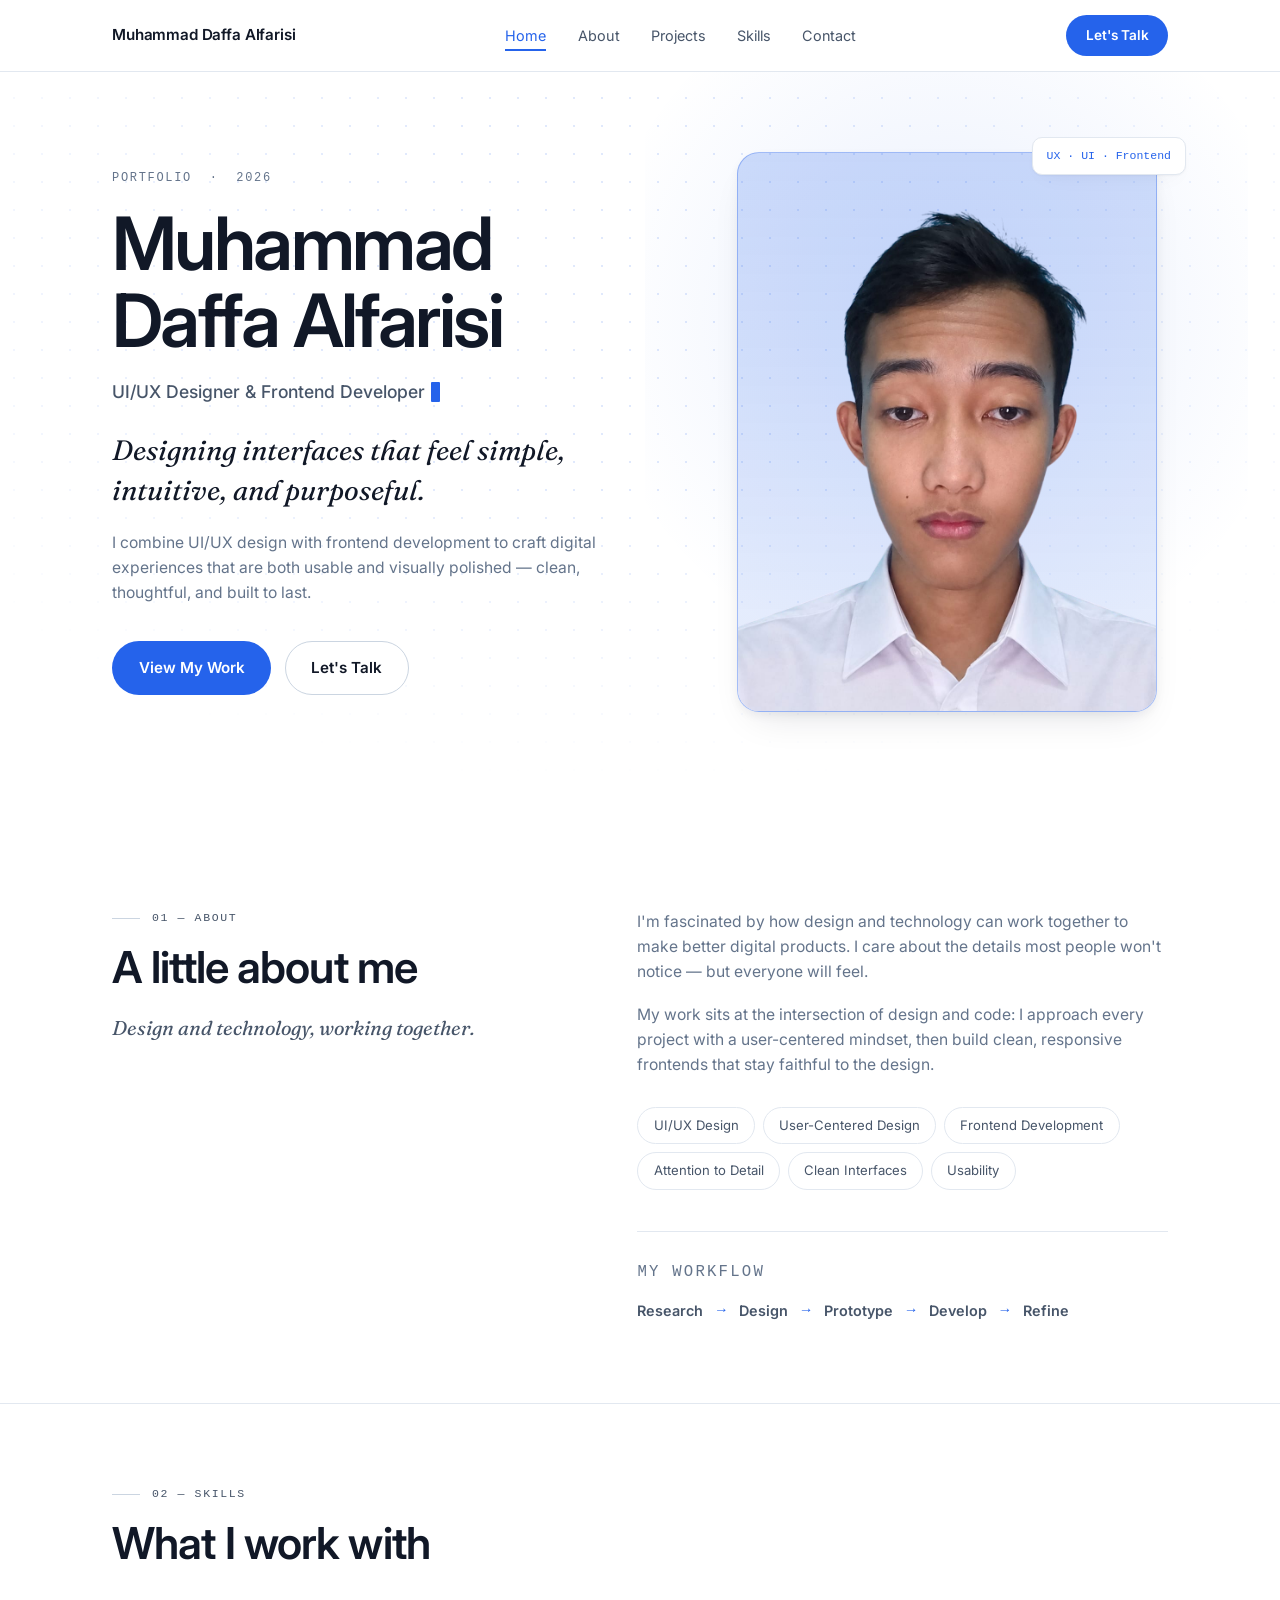
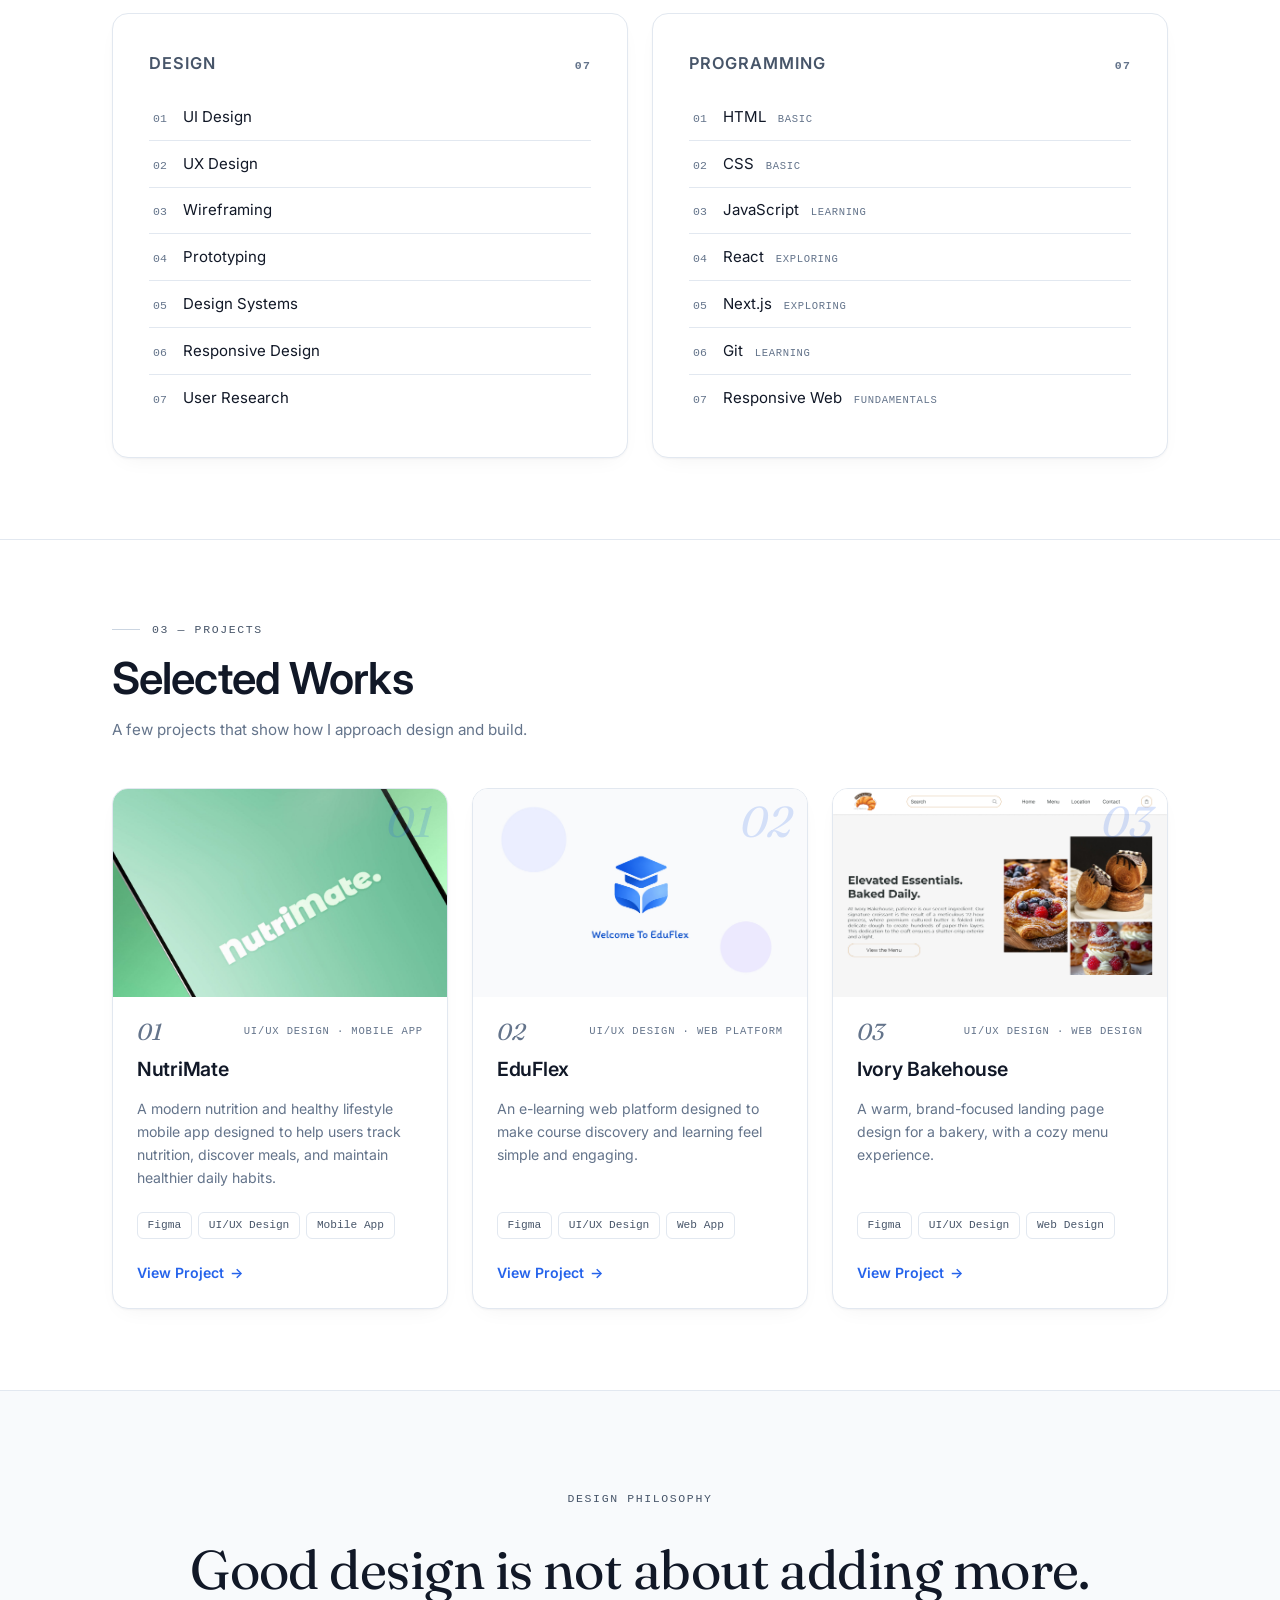
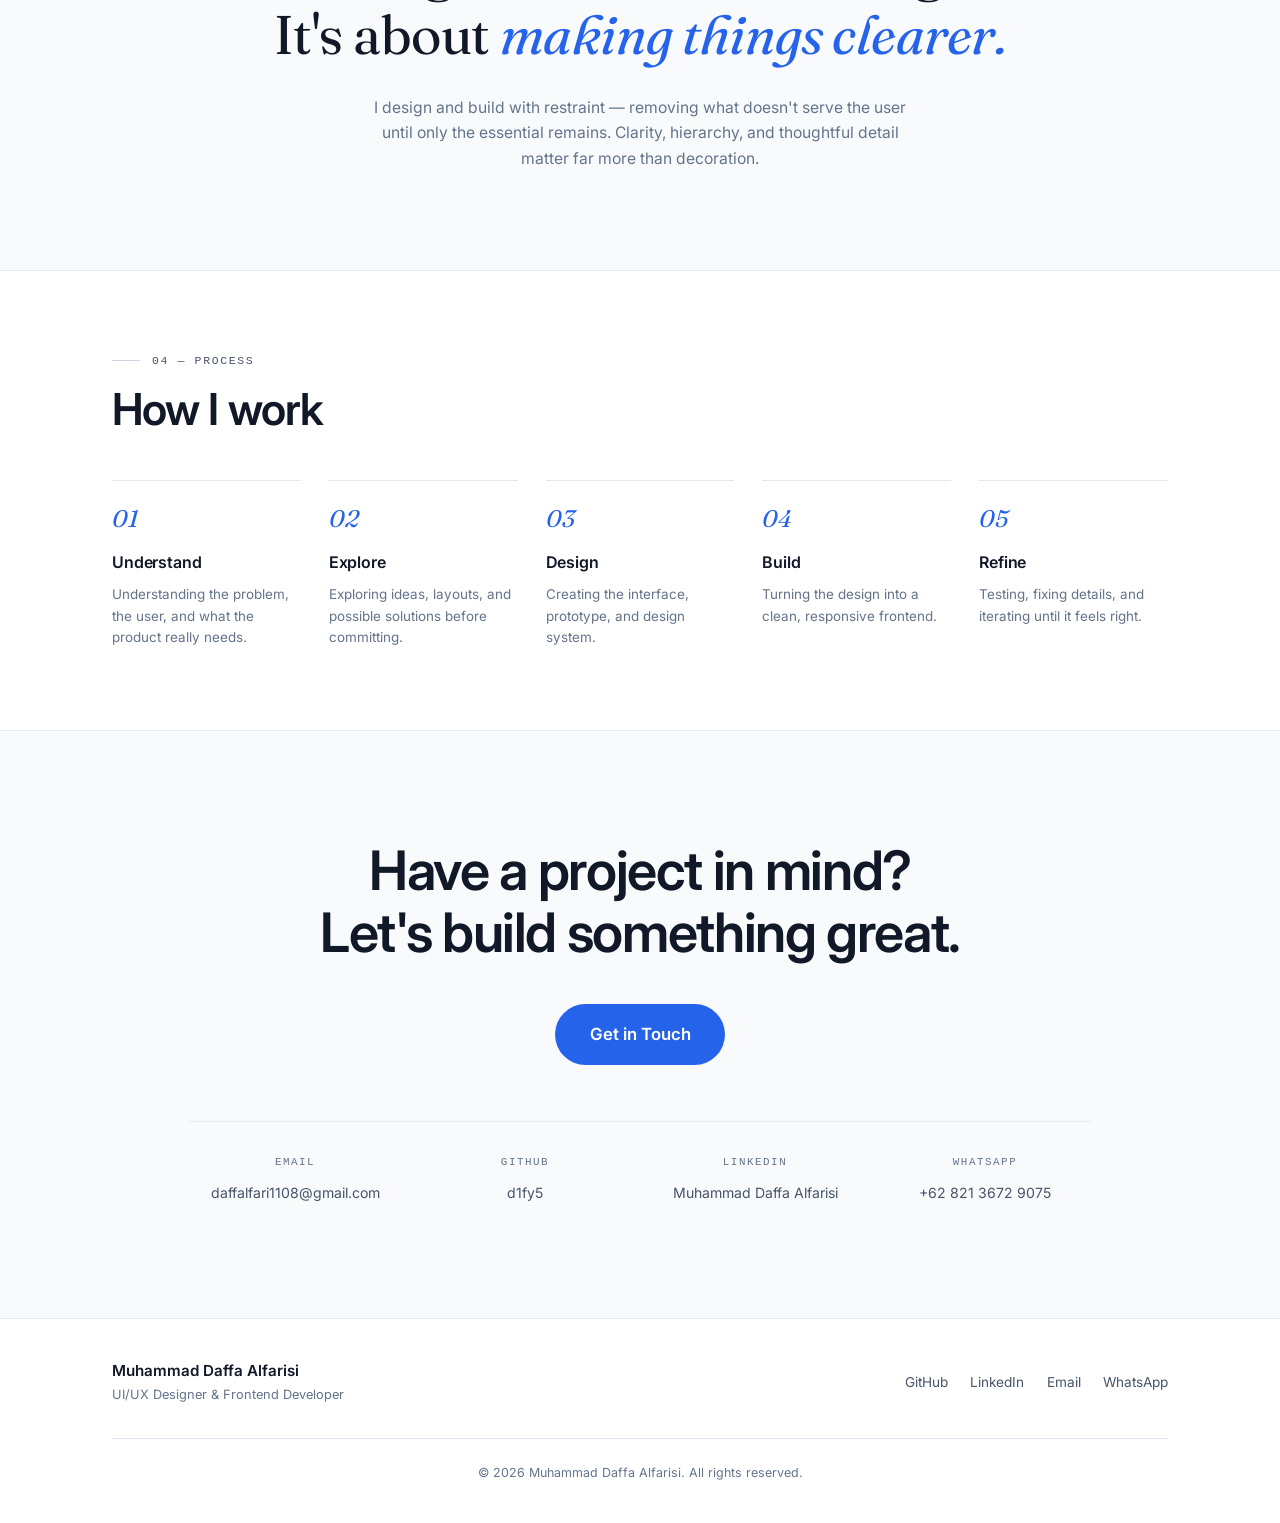
<file: index.html>
<!DOCTYPE html>
<html lang="en">
<head>
  <meta charset="UTF-8">
  <meta name="viewport" content="width=device-width, initial-scale=1.0">
  <title>Muhammad Daffa Alfarisi — UI/UX Designer &amp; Frontend Developer</title>
  <meta name="description" content="Portfolio of Muhammad Daffa Alfarisi, a UI/UX Designer and Frontend Developer focused on clean, intuitive, and purposeful digital interfaces.">
  <meta name="theme-color" content="#FFFFFF">
  <meta property="og:title" content="Muhammad Daffa Alfarisi — UI/UX Designer &amp; Frontend Developer">
  <meta property="og:description" content="Designing interfaces that feel simple, intuitive, and purposeful.">
  <meta property="og:type" content="website">
  <link rel="icon" href="data:image/svg+xml,%3Csvg xmlns='http://www.w3.org/2000/svg' viewBox='0 0 32 32'%3E%3Crect width='32' height='32' rx='8' fill='%232563EB'/%3E%3Ctext x='16' y='23' font-family='Georgia' font-size='19' text-anchor='middle' fill='%23FFFFFF' font-style='italic'%3ED%3C/text%3E%3C/svg%3E">
  <link rel="preconnect" href="https://fonts.googleapis.com">
  <link rel="preconnect" href="https://fonts.gstatic.com" crossorigin>
  <link href="https://fonts.googleapis.com/css2?family=Fraunces:ital,opsz,wght@0,9..144,300..700;1,9..144,300..700&family=Inter:wght@400;500;600;700&display=swap" rel="stylesheet">
  <link rel="stylesheet" href="css/styles.css">
  <script type="application/ld+json">
  {
    "@context": "https://schema.org",
    "@type": "Person",
    "name": "Muhammad Daffa Alfarisi",
    "jobTitle": "UI/UX Designer & Frontend Developer",
    "description": "Designing interfaces that feel simple, intuitive, and purposeful.",
    "email": "mailto:daffalfari1108@gmail.com"
  }
  </script>
</head>
<body>
  <a class="skip-link" href="#main">Skip to content</a>

  <header class="site-header" data-header>
    <div class="container nav">
      <a class="nav-brand" href="#home">Muhammad Daffa Alfarisi</a>
      <nav class="nav-links" aria-label="Primary">
        <ul>
          <li><a href="#home">Home</a></li>
          <li><a href="#about">About</a></li>
          <li><a href="#projects">Projects</a></li>
          <li><a href="#skills">Skills</a></li>
          <li><a href="#contact">Contact</a></li>
        </ul>
      </nav>
      <div class="nav-actions">
        <a class="btn btn--primary btn--sm nav-cta" href="#contact">Let's Talk</a>
        <button class="nav-toggle" type="button" aria-label="Open menu" aria-expanded="false" aria-controls="mobile-menu" data-menu-toggle>
          <span></span>
          <span></span>
        </button>
      </div>
    </div>
  </header>

  <div class="mobile-menu" id="mobile-menu" data-menu>
    <nav aria-label="Mobile">
      <ul>
        <li><a href="#home"><span class="menu-index">01</span>Home</a></li>
        <li><a href="#about"><span class="menu-index">02</span>About</a></li>
        <li><a href="#projects"><span class="menu-index">03</span>Projects</a></li>
        <li><a href="#skills"><span class="menu-index">04</span>Skills</a></li>
        <li><a href="#contact"><span class="menu-index">05</span>Contact</a></li>
      </ul>
      <a class="btn btn--primary" href="#contact">Let's Talk</a>
    </nav>
  </div>

  <main id="main">

    <section class="hero" id="home">
      <div class="container hero-grid">
        <div class="hero-copy">
          <p class="hero-eyebrow reveal">Portfolio&nbsp;&nbsp;·&nbsp;&nbsp;2026</p>
          <h1 class="reveal" style="--delay:80ms">Muhammad Daffa Alfarisi</h1>
          <p class="hero-role reveal" style="--delay:160ms">
            UI/UX Designer &amp; Frontend Developer
            <span class="hero-caret" aria-hidden="true"></span>
          </p>
          <p class="hero-headline reveal" style="--delay:240ms">Designing interfaces that feel simple, intuitive, and purposeful.</p>
          <p class="hero-desc reveal" style="--delay:320ms">
            I combine UI/UX design with frontend development to craft digital
            experiences that are both usable and visually polished — clean,
            thoughtful, and built to last.
          </p>
          <div class="hero-actions reveal" style="--delay:400ms">
            <a class="btn btn--primary" href="#projects">View My Work</a>
            <a class="btn btn--ghost" href="#contact">Let's Talk</a>
          </div>
        </div>

        <div class="hero-visual reveal" style="--delay:300ms" aria-hidden="true">
          <div class="hero-photo">
            <img class="hero-photo-img" src="assets/me.png?v=2" alt="Portrait of Muhammad Daffa Alfarisi" loading="eager">
          </div>
          <div class="hero-chip hero-chip--tag">UX · UI · Frontend</div>
        </div>
      </div>
    </section>

    <section class="section about" id="about">
      <div class="container about-grid">
        <div class="about-intro reveal">
          <p class="eyebrow">01 — About</p>
          <h2 class="section-title">A little about me</h2>
          <p class="about-lead">Design and technology, working together.</p>
        </div>
        <div class="about-body">
          <p class="reveal">
            I'm fascinated by how design and technology can work together to make
            better digital products. I care about the details most people won't
            notice — but everyone will feel.
          </p>
          <p class="reveal" style="--delay:80ms">
            My work sits at the intersection of design and code: I approach every
            project with a user-centered mindset, then build clean, responsive
            frontends that stay faithful to the design.
          </p>
          <ul class="about-chips reveal" style="--delay:160ms">
            <li>UI/UX Design</li>
            <li>User-Centered Design</li>
            <li>Frontend Development</li>
            <li>Attention to Detail</li>
            <li>Clean Interfaces</li>
            <li>Usability</li>
          </ul>
          <div class="about-flow reveal" style="--delay:240ms">
            <p class="flow-label">My workflow</p>
            <ol class="flow-list">
              <li>Research</li>
              <li aria-hidden="true">→</li>
              <li>Design</li>
              <li aria-hidden="true">→</li>
              <li>Prototype</li>
              <li aria-hidden="true">→</li>
              <li>Develop</li>
              <li aria-hidden="true">→</li>
              <li>Refine</li>
            </ol>
          </div>
        </div>
      </div>
    </section>

    <section class="section skills" id="skills">
      <div class="container">
        <div class="section-head reveal">
          <p class="eyebrow">02 — Skills</p>
          <h2 class="section-title">What I work with</h2>
        </div>
        <div class="skills-grid">
          <div class="skill-panel reveal">
            <h3>Design <span class="skill-count">07</span></h3>
            <ul class="skill-list">
              <li class="skill-item"><span class="skill-index">01</span><span class="skill-name">UI Design</span></li>
              <li class="skill-item"><span class="skill-index">02</span><span class="skill-name">UX Design</span></li>
              <li class="skill-item"><span class="skill-index">03</span><span class="skill-name">Wireframing</span></li>
              <li class="skill-item"><span class="skill-index">04</span><span class="skill-name">Prototyping</span></li>
              <li class="skill-item"><span class="skill-index">05</span><span class="skill-name">Design Systems</span></li>
              <li class="skill-item"><span class="skill-index">06</span><span class="skill-name">Responsive Design</span></li>
              <li class="skill-item"><span class="skill-index">07</span><span class="skill-name">User Research</span></li>
            </ul>
          </div>
          <div class="skill-panel reveal" style="--delay:100ms">
            <h3>Programming <span class="skill-count">07</span></h3>
            <ul class="skill-list">
              <li class="skill-item"><span class="skill-index">01</span><span class="skill-name">HTML <span class="skill-level">Basic</span></span></li>
              <li class="skill-item"><span class="skill-index">02</span><span class="skill-name">CSS <span class="skill-level">Basic</span></span></li>
              <li class="skill-item"><span class="skill-index">03</span><span class="skill-name">JavaScript <span class="skill-level">Learning</span></span></li>
              <li class="skill-item"><span class="skill-index">04</span><span class="skill-name">React <span class="skill-level">Exploring</span></span></li>
              <li class="skill-item"><span class="skill-index">05</span><span class="skill-name">Next.js <span class="skill-level">Exploring</span></span></li>
              <li class="skill-item"><span class="skill-index">06</span><span class="skill-name">Git <span class="skill-level">Learning</span></span></li>
              <li class="skill-item"><span class="skill-index">07</span><span class="skill-name">Responsive Web <span class="skill-level">Fundamentals</span></span></li>
            </ul>
          </div>
        </div>
      </div>
    </section>

    <section class="section projects" id="projects">
      <div class="container">
        <div class="section-head reveal">
          <p class="eyebrow">03 — Projects</p>
          <h2 class="section-title">Selected Works</h2>
          <p class="section-sub">A few projects that show how I approach design and build.</p>
        </div>
        <div class="projects-grid">

          <article class="project project--link reveal" data-href="projects/nutrimate.html">
            <div class="project-preview project-preview--video" data-index="01" aria-label="View project: NutriMate">
              <video class="project-video" muted playsinline loop preload="metadata" poster="assets/nutrimate-cover.jpg" aria-hidden="true">
                <source src="assets/nutrimate-mockup.mp4" type="video/mp4">
              </video>
              <div class="art art--dashboard">
                <div class="art-head">
                  <span class="art-window-dot"></span>
                  <span class="art-window-dot"></span>
                  <span class="art-window-dot"></span>
                  <span class="art-head-line"></span>
                </div>
                <div class="art-layout">
                  <div class="art-sidebar">
                    <span class="art-nav"></span>
                    <span class="art-nav is-active"></span>
                    <span class="art-nav"></span>
                    <span class="art-nav"></span>
                  </div>
                  <div class="art-content">
                    <div class="art-stats">
                      <div class="art-stat"><span class="art-label"></span><span class="art-value"></span></div>
                      <div class="art-stat"><span class="art-label"></span><span class="art-value"></span></div>
                      <div class="art-stat"><span class="art-label"></span><span class="art-value"></span></div>
                    </div>
                    <svg class="art-chart" viewBox="0 0 320 120" preserveAspectRatio="none">
                      <g class="art-grid">
                        <line x1="0" y1="30" x2="320" y2="30"/>
                        <line x1="0" y1="60" x2="320" y2="60"/>
                        <line x1="0" y1="90" x2="320" y2="90"/>
                      </g>
                      <path class="art-area" d="M0,95 C40,88 60,60 100,62 C140,64 160,38 200,40 C240,42 260,22 320,26 L320,120 L0,120 Z"/>
                      <path class="art-line" d="M0,95 C40,88 60,60 100,62 C140,64 160,38 200,40 C240,42 260,22 320,26"/>
                      <circle class="art-chart-dot" cx="320" cy="26" r="4"/>
                    </svg>
                  </div>
                </div>
              </div>
            </div>
            <div class="project-body">
              <div class="project-meta">
                <span class="project-index">01</span>
                <span class="project-category">UI/UX Design · Mobile App</span>
              </div>
              <h3 class="project-title">NutriMate</h3>
              <p class="project-desc">A modern nutrition and healthy lifestyle mobile app designed to help users track nutrition, discover meals, and maintain healthier daily habits.</p>
              <ul class="project-tech">
                <li>Figma</li>
                <li>UI/UX Design</li>
                <li>Mobile App</li>
              </ul>
              <span class="project-link">View Project <span class="arrow" aria-hidden="true">→</span></span>
            </div>
          </article>

          <article class="project reveal" style="--delay:100ms">
            <a class="project-preview" href="projects/eduflex.html" data-index="02" aria-label="View project: EduFlex">
              <img class="project-thumb" src="assets/eduflex/splash-screen.jpg" alt="EduFlex splash screen" loading="lazy">
            </a>
            <div class="project-body">
              <div class="project-meta">
                <span class="project-index">02</span>
                <span class="project-category">UI/UX Design · Web Platform</span>
              </div>
              <h3 class="project-title">EduFlex</h3>
              <p class="project-desc">An e-learning web platform designed to make course discovery and learning feel simple and engaging.</p>
              <ul class="project-tech">
                <li>Figma</li>
                <li>UI/UX Design</li>
                <li>Web App</li>
              </ul>
              <a class="project-link" href="projects/eduflex.html">View Project <span class="arrow" aria-hidden="true">→</span></a>
            </div>
          </article>

          <article class="project reveal" style="--delay:200ms">
            <a class="project-preview" href="projects/ivory-bakehouse.html" data-index="03" aria-label="View project: Ivory Bakehouse">
              <img class="project-thumb project-thumb--top" src="assets/bakery/home-page.jpg" alt="Ivory Bakehouse homepage" loading="lazy">
            </a>
            <div class="project-body">
              <div class="project-meta">
                <span class="project-index">03</span>
                <span class="project-category">UI/UX Design · Web Design</span>
              </div>
              <h3 class="project-title">Ivory Bakehouse</h3>
              <p class="project-desc">A warm, brand-focused landing page design for a bakery, with a cozy menu experience.</p>
              <ul class="project-tech">
                <li>Figma</li>
                <li>UI/UX Design</li>
                <li>Web Design</li>
              </ul>
              <a class="project-link" href="projects/ivory-bakehouse.html">View Project <span class="arrow" aria-hidden="true">→</span></a>
            </div>
          </article>

        </div>
      </div>
    </section>

    <section class="section philosophy" id="philosophy">
      <div class="container">
        <p class="philosophy-kicker eyebrow eyebrow--center reveal">Design Philosophy</p>
        <h2 class="philosophy-statement reveal" style="--delay:100ms">
          Good design is not about adding more.<br>
          It's about <em>making things clearer.</em>
        </h2>
        <p class="philosophy-copy reveal" style="--delay:200ms">
          I design and build with restraint — removing what doesn't serve the user
          until only the essential remains. Clarity, hierarchy, and thoughtful
          detail matter far more than decoration.
        </p>
      </div>
    </section>

    <section class="section workflow" id="workflow">
      <div class="container">
        <div class="section-head reveal">
          <p class="eyebrow">04 — Process</p>
          <h2 class="section-title">How I work</h2>
        </div>
        <ol class="workflow-grid">
          <li class="workflow-step reveal">
            <span class="workflow-index">01</span>
            <h3 class="workflow-title">Understand</h3>
            <p class="workflow-desc">Understanding the problem, the user, and what the product really needs.</p>
          </li>
          <li class="workflow-step reveal" style="--delay:80ms">
            <span class="workflow-index">02</span>
            <h3 class="workflow-title">Explore</h3>
            <p class="workflow-desc">Exploring ideas, layouts, and possible solutions before committing.</p>
          </li>
          <li class="workflow-step reveal" style="--delay:160ms">
            <span class="workflow-index">03</span>
            <h3 class="workflow-title">Design</h3>
            <p class="workflow-desc">Creating the interface, prototype, and design system.</p>
          </li>
          <li class="workflow-step reveal" style="--delay:240ms">
            <span class="workflow-index">04</span>
            <h3 class="workflow-title">Build</h3>
            <p class="workflow-desc">Turning the design into a clean, responsive frontend.</p>
          </li>
          <li class="workflow-step reveal" style="--delay:320ms">
            <span class="workflow-index">05</span>
            <h3 class="workflow-title">Refine</h3>
            <p class="workflow-desc">Testing, fixing details, and iterating until it feels right.</p>
          </li>
        </ol>
      </div>
    </section>

    <section class="section contact" id="contact">
      <div class="container">
        <h2 class="contact-title reveal">Have a project in mind?<br>Let's build something great.</h2>
        <div class="contact-actions reveal" style="--delay:120ms">
          <a class="btn btn--primary btn--lg" href="https://mail.google.com/mail/?view=cm&amp;fs=1&amp;to=daffalfari1108@gmail.com&amp;su=Portfolio%20Inquiry%20%E2%80%94%20Muhammad%20Daffa%20Alfarisi" target="_blank" rel="noopener noreferrer">Get in Touch</a>
        </div>
        <ul class="contact-list reveal" style="--delay:200ms">
          <li class="contact-item">
            <span class="contact-label">Email</span>
            <a class="contact-value" href="mailto:daffalfari1108@gmail.com?subject=Portfolio%20Inquiry%20%E2%80%94%20Muhammad%20Daffa%20Alfarisi">daffalfari1108@gmail.com</a>
          </li>
          <li class="contact-item">
            <span class="contact-label">GitHub</span>
            <a class="contact-value" href="https://github.com/d1fy5" target="_blank" rel="noopener noreferrer">d1fy5</a>
          </li>
          <li class="contact-item">
            <span class="contact-label">LinkedIn</span>
            <a class="contact-value" href="https://www.linkedin.com/in/muhammad-daffa-alfarisi-499421376" target="_blank" rel="noopener noreferrer">Muhammad Daffa Alfarisi</a>
          </li>
          <li class="contact-item">
            <span class="contact-label">WhatsApp</span>
            <a class="contact-value" href="https://wa.me/6282136729075?text=Halo%20Muhammad%20Daffa%2C%20saya%20tertarik%20dengan%20portfolio%20Anda%20dan%20ingin%20berdiskusi%20mengenai%20sebuah%20project." target="_blank" rel="noopener noreferrer">+62 821 3672 9075</a>
          </li>
        </ul>
      </div>
    </section>

  </main>

  <footer class="site-footer">
    <div class="container">
      <div class="footer-inner">
        <div class="footer-brand">
          <p class="footer-name">Muhammad Daffa Alfarisi</p>
          <p class="footer-role">UI/UX Designer &amp; Frontend Developer</p>
        </div>
        <ul class="footer-links">
          <li><a href="https://github.com/d1fy5" target="_blank" rel="noopener noreferrer">GitHub</a></li>
          <li><a href="https://www.linkedin.com/in/muhammad-daffa-alfarisi-499421376" target="_blank" rel="noopener noreferrer">LinkedIn</a></li>
          <li><a href="mailto:daffalfari1108@gmail.com">Email</a></li>
          <li><a href="https://wa.me/6282136729075" target="_blank" rel="noopener noreferrer">WhatsApp</a></li>
        </ul>
      </div>
      <p class="footer-copy">© 2026 Muhammad Daffa Alfarisi. All rights reserved.</p>
    </div>
  </footer>

  <script src="js/main.js"></script>
</body>
</html>
</file>
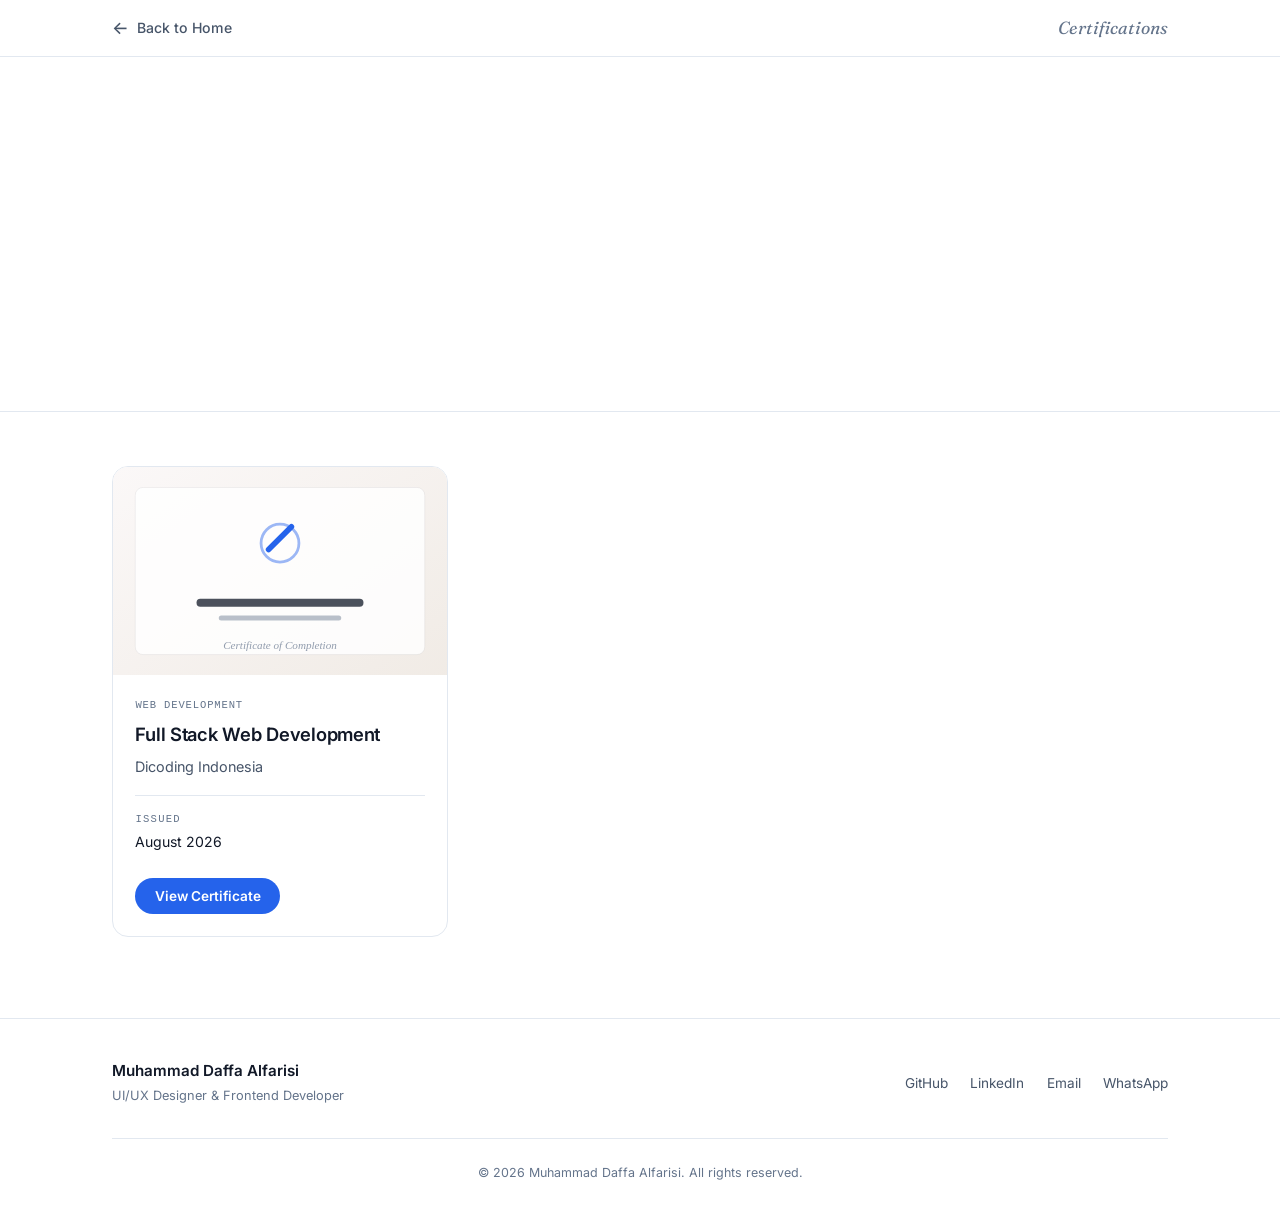
<file: certificates.html>
<!DOCTYPE html>
<html lang="en">
<head>
  <meta charset="UTF-8">
  <meta name="viewport" content="width=device-width, initial-scale=1.0">
  <title>Certificates — Muhammad Daffa Alfarisi</title>
  <meta name="description" content="A collection of certifications, courses, and professional achievements completed by Muhammad Daffa Alfarisi.">
  <meta name="theme-color" content="#FFFFFF">
  <meta property="og:title" content="Certificates — Muhammad Daffa Alfarisi">
  <meta property="og:description" content="A collection of certifications, courses, and professional achievements.">
  <meta property="og:type" content="website">
  <link rel="icon" href="data:image/svg+xml,%3Csvg xmlns='http://www.w3.org/2000/svg' viewBox='0 0 32 32'%3E%3Crect width='32' height='32' rx='8' fill='%232563EB'/%3E%3Ctext x='16' y='23' font-family='Georgia' font-size='19' text-anchor='middle' fill='%23FFFFFF' font-style='italic'%3ED%3C/text%3E%3C/svg%3E">
  <link rel="preconnect" href="https://fonts.googleapis.com">
  <link rel="preconnect" href="https://fonts.gstatic.com" crossorigin>
  <link href="https://fonts.googleapis.com/css2?family=Fraunces:ital,opsz,wght@0,9..144,300..700;1,9..144,300..700&family=Inter:wght@400;500;600;700&display=swap" rel="stylesheet">
  <link rel="stylesheet" href="css/styles.css">
  <link rel="stylesheet" href="css/certificates.css">
</head>
<body>

  <header class="cert-header" data-header>
    <div class="cert-header-inner">
      <a class="cert-back" href="index.html">
        <span class="cert-back-arrow" aria-hidden="true">←</span>
        Back to Home
      </a>
      <span class="cert-header-index">Certifications</span>
    </div>
  </header>

  <main>

    <section class="cert-hero">
      <div class="container">
        <p class="eyebrow reveal">Certificates</p>
        <h1 class="cert-hero-title reveal" style="--delay:80ms">Certificates</h1>
        <p class="cert-hero-desc reveal" style="--delay:160ms">
          A collection of certifications, courses, and achievements I've completed.
        </p>
      </div>
    </section>

    <section class="cert-tools" data-tools>
      <div class="container">
        <div class="cert-tools-inner reveal">
          <nav class="cert-filter" data-cert-filter aria-label="Filter certificates by category"></nav>
          <div class="cert-search">
            <label class="cert-search-label" for="cert-search">
              <span class="sr-only">Search certificates</span>
              <input class="cert-search-input" id="cert-search" type="search" placeholder="Search certificates..." autocomplete="off" data-cert-search>
            </label>
          </div>
        </div>
      </div>
    </section>

    <section class="cert-section">
      <div class="container">
        <div class="cert-grid" data-cert-grid></div>
        <div class="cert-empty" data-cert-empty hidden>
          <div class="cert-empty-inner">
            <div class="cert-empty-mark" aria-hidden="true">D</div>
            <h2 class="cert-empty-title" data-empty-title>No certificates yet.</h2>
            <p class="cert-empty-desc" data-empty-desc>Certificates will appear here as I continue learning and developing my skills.</p>
          </div>
        </div>
      </div>
    </section>

  </main>

  <div class="modal" data-modal hidden role="dialog" aria-modal="true" aria-label="Certificate preview">
    <div class="modal-content" data-modal-body></div>
  </div>

  <footer class="site-footer">
    <div class="container">
      <div class="footer-inner">
        <div class="footer-brand">
          <p class="footer-name">Muhammad Daffa Alfarisi</p>
          <p class="footer-role">UI/UX Designer &amp; Frontend Developer</p>
        </div>
        <ul class="footer-links">
          <li><a href="https://github.com/d1fy5" target="_blank" rel="noopener noreferrer">GitHub</a></li>
          <li><a href="https://www.linkedin.com/in/muhammad-daffa-alfarisi-499421376" target="_blank" rel="noopener noreferrer">LinkedIn</a></li>
          <li><a href="mailto:daffalfari1108@gmail.com">Email</a></li>
          <li><a href="https://wa.me/6282136729075" target="_blank" rel="noopener noreferrer">WhatsApp</a></li>
        </ul>
      </div>
      <p class="footer-copy">&copy; 2026 Muhammad Daffa Alfarisi. All rights reserved.</p>
    </div>
  </footer>

  <script src="js/certificates.js"></script>
</body>
</html>
</file>
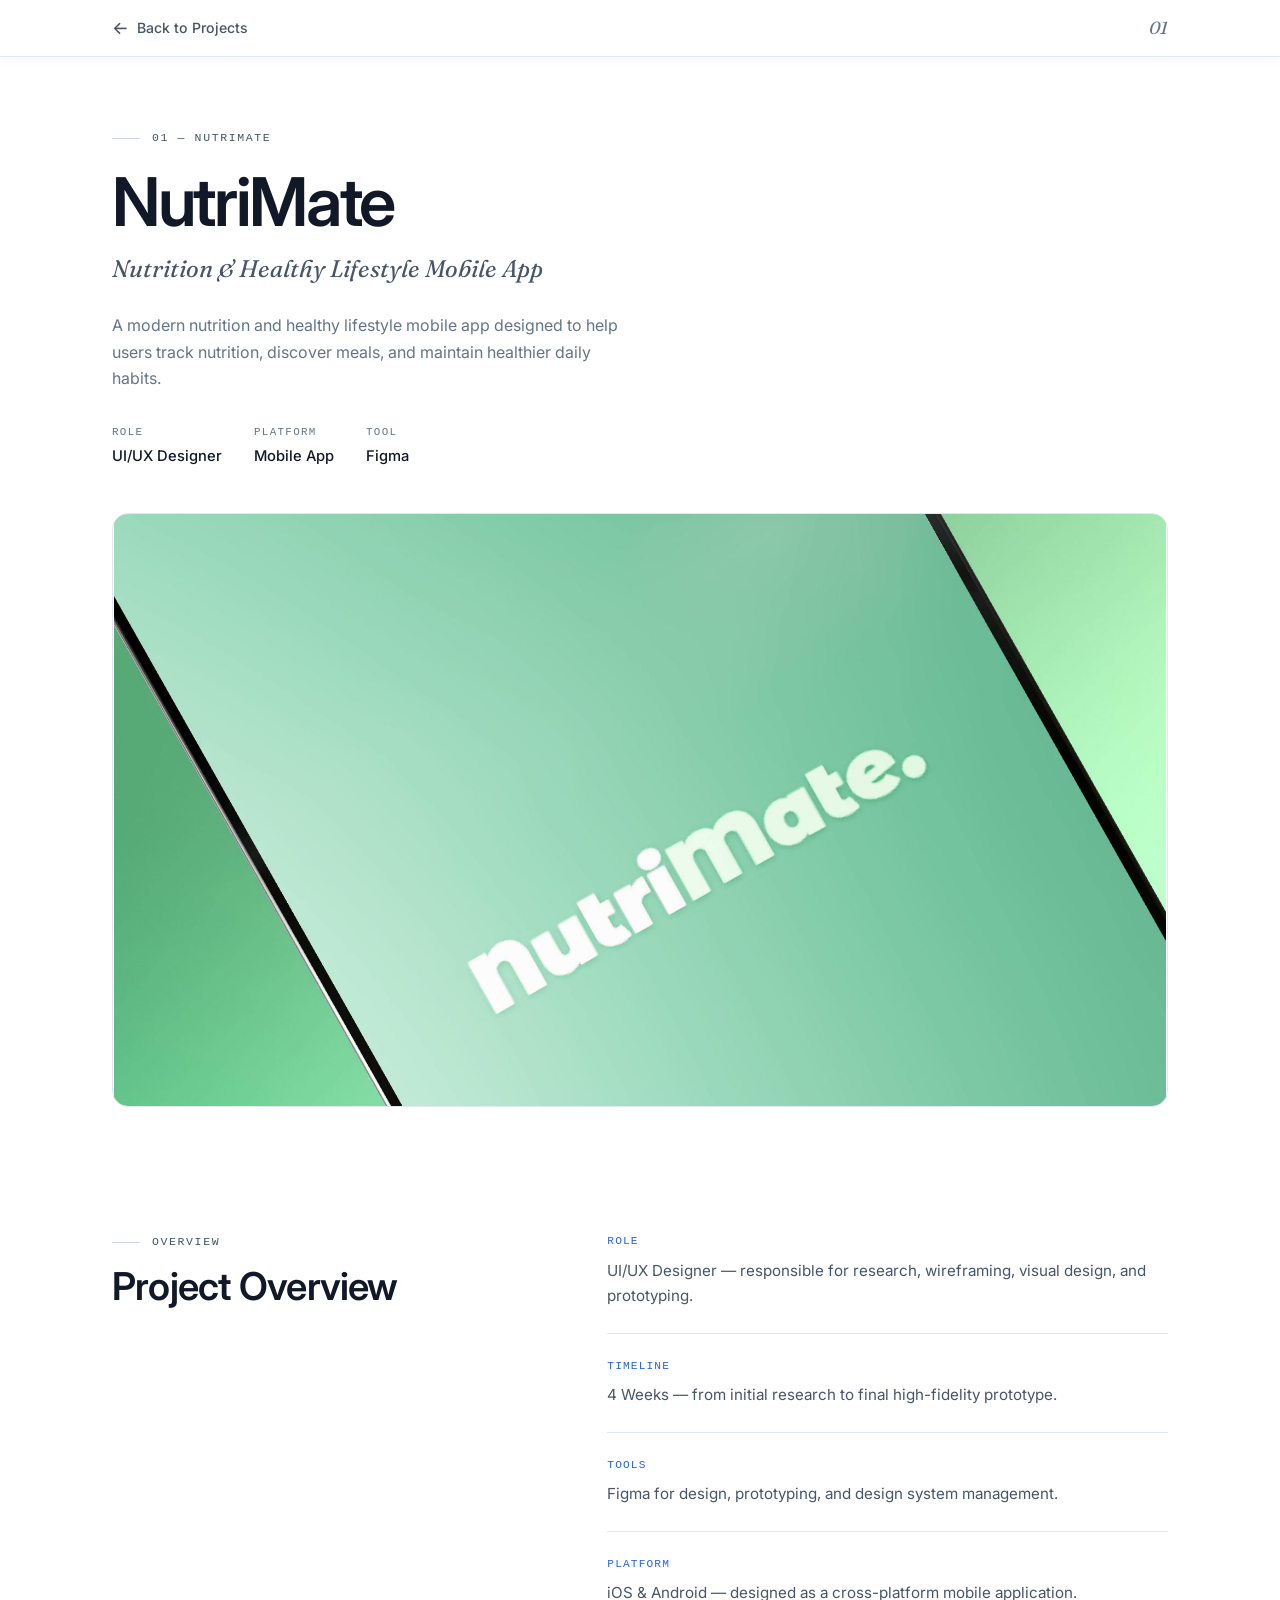
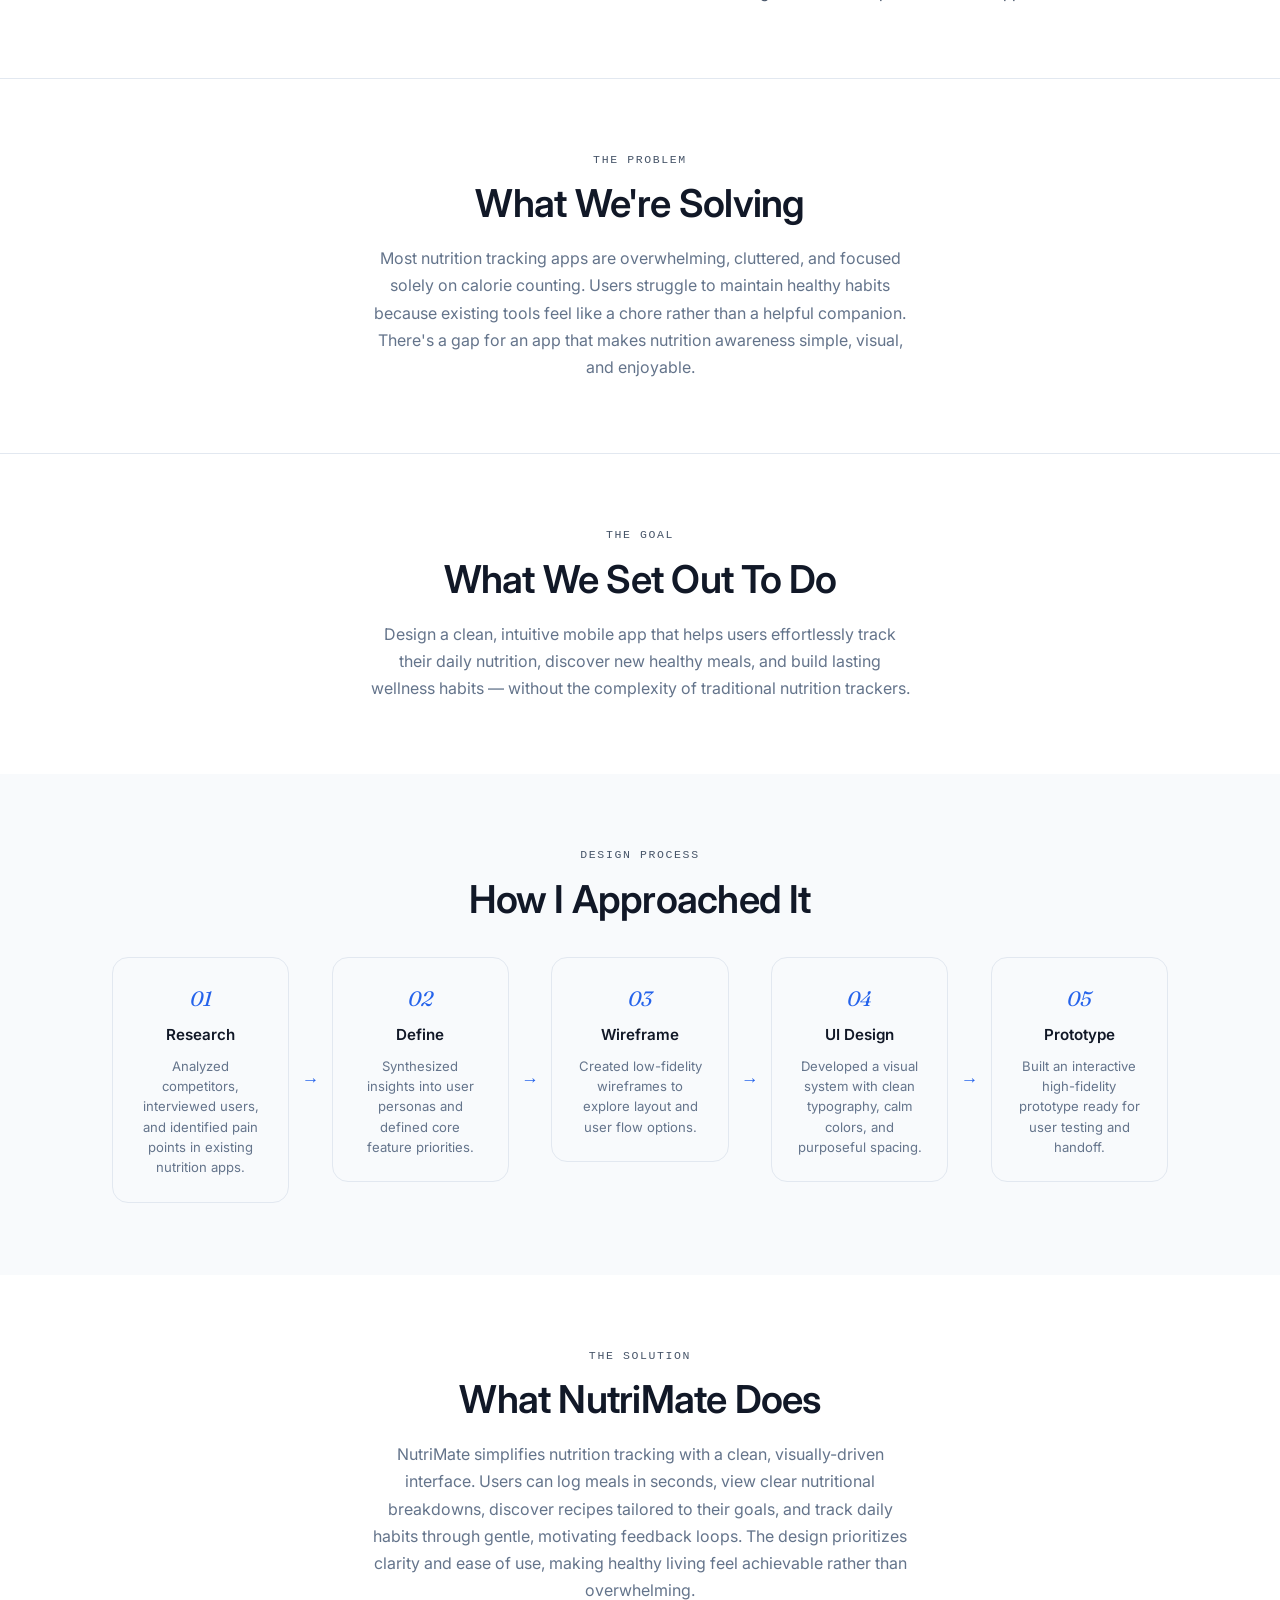
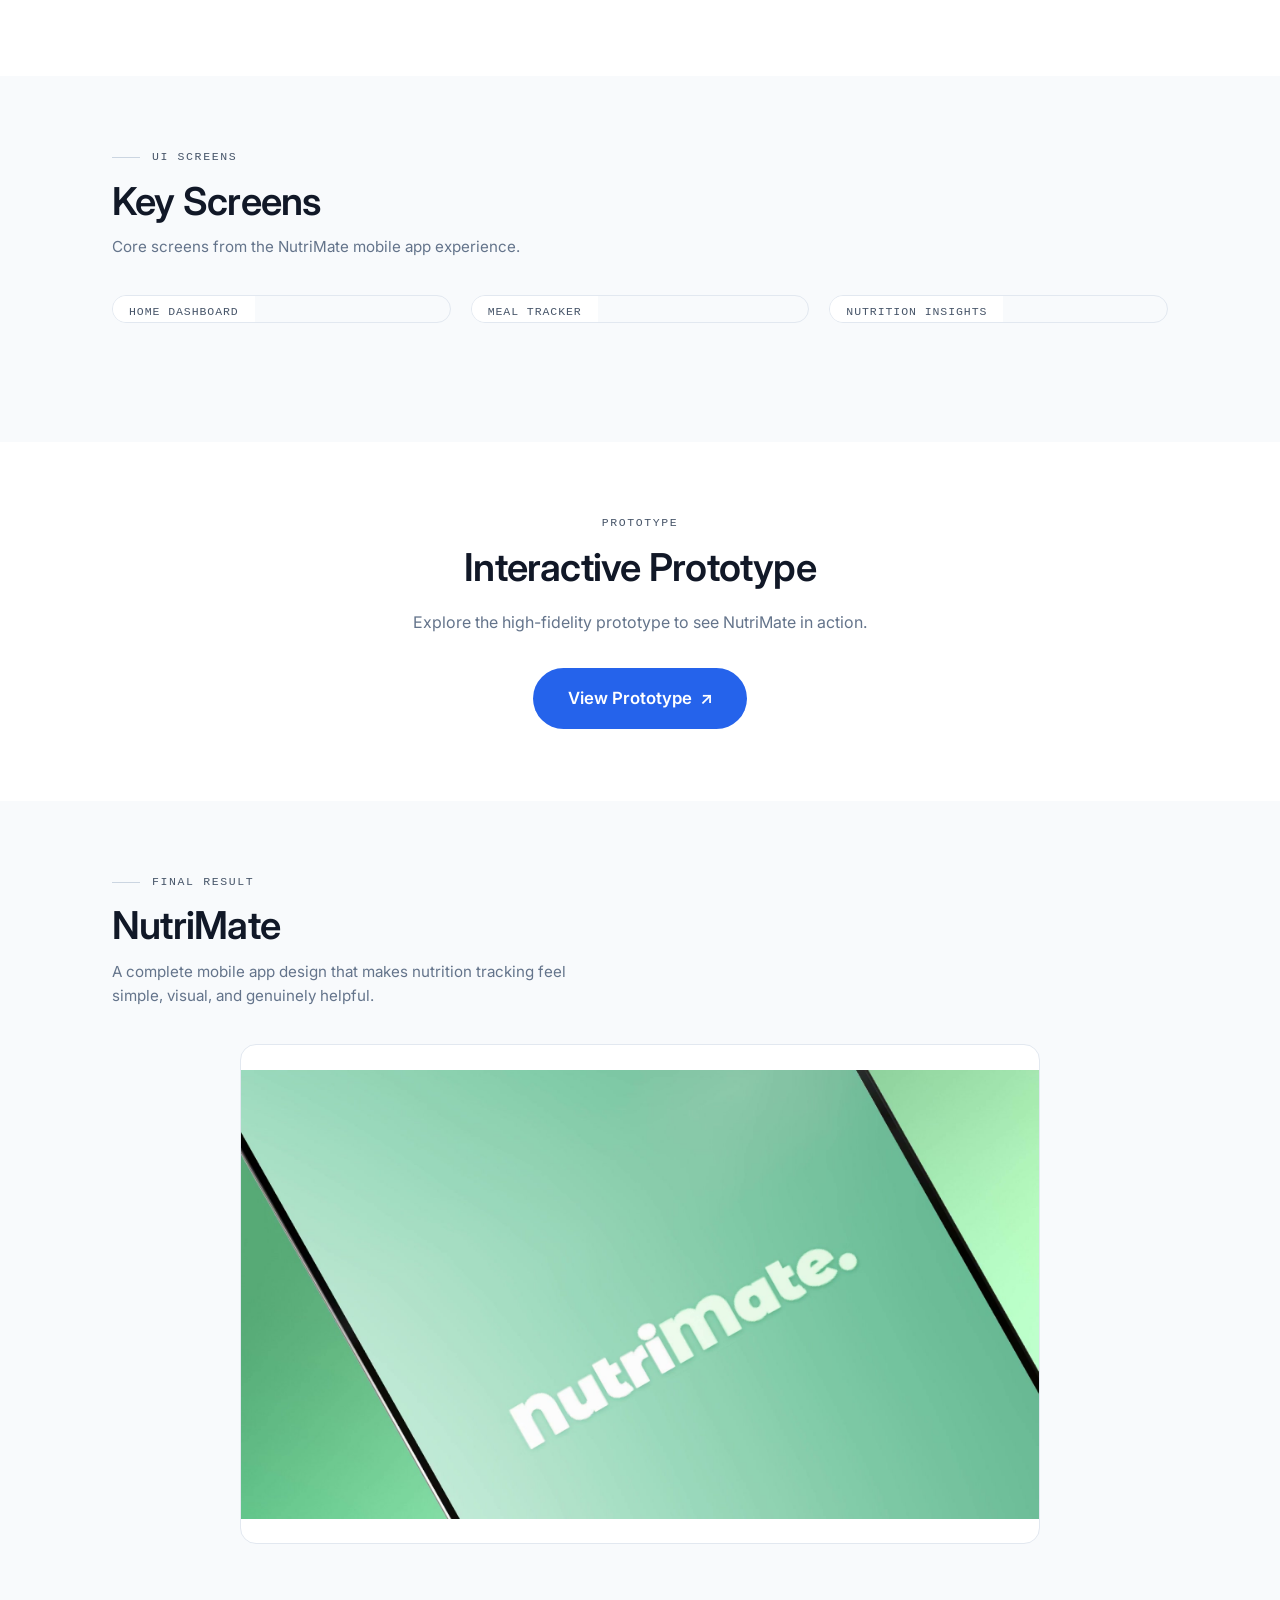
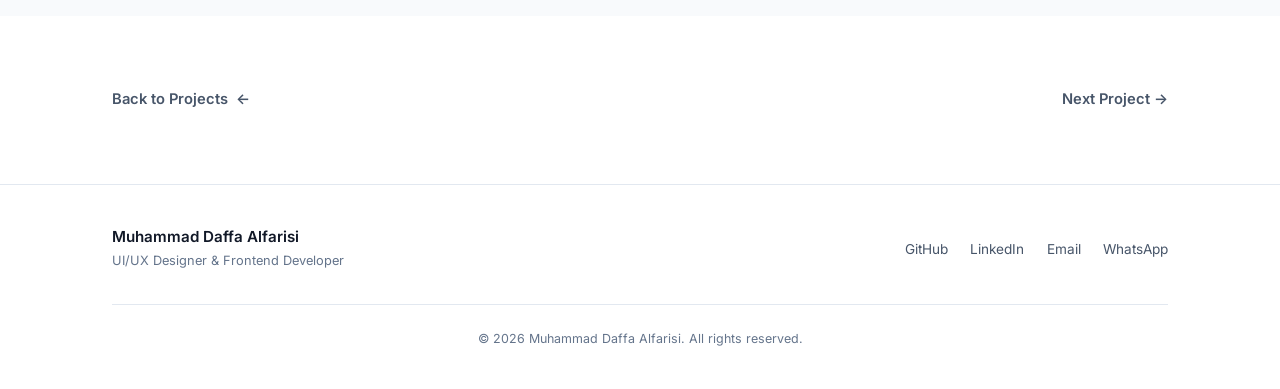
<file: nutrimate.html>
<!DOCTYPE html>
<html lang="en">
<head>
  <meta charset="UTF-8">
  <meta name="viewport" content="width=device-width, initial-scale=1.0">
  <title>NutriMate — Muhammad Daffa Alfarisi</title>
  <meta name="description" content="NutriMate — A modern nutrition and healthy lifestyle mobile app designed to help users track nutrition, discover meals, and maintain healthier daily habits.">
  <meta name="theme-color" content="#07111F">
  <link rel="icon" href="data:image/svg+xml,%3Csvg xmlns='http://www.w3.org/2000/svg' viewBox='0 0 32 32'%3E%3Crect width='32' height='32' rx='8' fill='%233B82F6'/%3E%3Ctext x='16' y='23' font-family='Georgia' font-size='19' text-anchor='middle' fill='%2307111F' font-style='italic'%3ED%3C/text%3E%3C/svg%3E">
  <link rel="preconnect" href="https://fonts.googleapis.com">
  <link rel="preconnect" href="https://fonts.gstatic.com" crossorigin>
  <link href="https://fonts.googleapis.com/css2?family=Fraunces:ital,opsz,wght@0,9..144,300..700;1,9..144,300..700&family=Inter:wght@400;500;600;700&display=swap" rel="stylesheet">
  <link rel="stylesheet" href="css/styles.css">
  <link rel="stylesheet" href="css/project.css">
</head>
<body>

  <header class="pd-header" data-header>
    <div class="pd-header-inner">
      <a class="pd-back" href="index.html#projects">
        <span class="pd-back-arrow" aria-hidden="true">←</span>
        Back to Projects
      </a>
      <span class="pd-header-index">01</span>
    </div>
  </header>

  <main>

    <section class="pd-hero">
      <div class="pd-container">
        <div class="pd-hero-content reveal">
          <p class="eyebrow">01 — NutriMate</p>
          <h1 class="pd-hero-title">NutriMate</h1>
          <p class="pd-hero-subtitle">Nutrition &amp; Healthy Lifestyle Mobile App</p>
          <p class="pd-hero-desc">
            A modern nutrition and healthy lifestyle mobile app designed to help
            users track nutrition, discover meals, and maintain healthier daily habits.
          </p>
          <div class="pd-meta">
            <div class="pd-meta-item">
              <span class="pd-meta-label">Role</span>
              <span class="pd-meta-value">UI/UX Designer</span>
            </div>
            <div class="pd-meta-item">
              <span class="pd-meta-label">Platform</span>
              <span class="pd-meta-value">Mobile App</span>
            </div>
            <div class="pd-meta-item">
              <span class="pd-meta-label">Tool</span>
              <span class="pd-meta-value">Figma</span>
            </div>
          </div>
        </div>
        <div class="pd-hero-video reveal" style="--delay:100ms">
          <div class="pd-video-wrapper">
            <video class="pd-video" muted playsinline loop preload="metadata" poster="assets/nutrimate-cover.jpg" aria-label="NutriMate project mockup">
              <source src="assets/nutrimate-mockup.mp4" type="video/mp4">
            </video>
          </div>
        </div>
      </div>
    </section>

    <section class="pd-section">
      <div class="pd-container">
        <div class="pd-grid-2">
          <div class="reveal">
            <p class="eyebrow">Overview</p>
            <h2 class="pd-section-title">Project Overview</h2>
          </div>
          <div class="pd-overview-list reveal" style="--delay:80ms">
            <div class="pd-overview-item">
              <span class="pd-overview-label">Role</span>
              <span class="pd-overview-value">UI/UX Designer — responsible for research, wireframing, visual design, and prototyping.</span>
            </div>
            <div class="pd-overview-item">
              <span class="pd-overview-label">Timeline</span>
              <span class="pd-overview-value">4 Weeks — from initial research to final high-fidelity prototype.</span>
            </div>
            <div class="pd-overview-item">
              <span class="pd-overview-label">Tools</span>
              <span class="pd-overview-value">Figma for design, prototyping, and design system management.</span>
            </div>
            <div class="pd-overview-item">
              <span class="pd-overview-label">Platform</span>
              <span class="pd-overview-value">iOS &amp; Android — designed as a cross-platform mobile application.</span>
            </div>
          </div>
        </div>
      </div>
    </section>

    <section class="pd-section">
      <div class="pd-container">
        <div class="pd-centered reveal">
          <p class="eyebrow eyebrow--center">The Problem</p>
          <h2 class="pd-section-title pd-section-title--center">What We're Solving</h2>
          <p class="pd-body-text pd-body-text--center">
            Most nutrition tracking apps are overwhelming, cluttered, and focused
            solely on calorie counting. Users struggle to maintain healthy habits
            because existing tools feel like a chore rather than a helpful companion.
            There's a gap for an app that makes nutrition awareness simple, visual,
            and enjoyable.
          </p>
        </div>
      </div>
    </section>

    <section class="pd-section">
      <div class="pd-container">
        <div class="pd-centered reveal">
          <p class="eyebrow eyebrow--center">The Goal</p>
          <h2 class="pd-section-title pd-section-title--center">What We Set Out To Do</h2>
          <p class="pd-body-text pd-body-text--center">
            Design a clean, intuitive mobile app that helps users effortlessly
            track their daily nutrition, discover new healthy meals, and build
            lasting wellness habits — without the complexity of traditional
            nutrition trackers.
          </p>
        </div>
      </div>
    </section>

    <section class="pd-section pd-section--soft">
      <div class="pd-container">
        <div class="pd-centered reveal">
          <p class="eyebrow eyebrow--center">Design Process</p>
          <h2 class="pd-section-title pd-section-title--center">How I Approached It</h2>
        </div>
        <div class="pd-process reveal" style="--delay:80ms">
          <div class="pd-process-step">
            <span class="pd-process-index">01</span>
            <h3 class="pd-process-title">Research</h3>
            <p class="pd-process-desc">Analyzed competitors, interviewed users, and identified pain points in existing nutrition apps.</p>
          </div>
          <div class="pd-process-arrow" aria-hidden="true">→</div>
          <div class="pd-process-step">
            <span class="pd-process-index">02</span>
            <h3 class="pd-process-title">Define</h3>
            <p class="pd-process-desc">Synthesized insights into user personas and defined core feature priorities.</p>
          </div>
          <div class="pd-process-arrow" aria-hidden="true">→</div>
          <div class="pd-process-step">
            <span class="pd-process-index">03</span>
            <h3 class="pd-process-title">Wireframe</h3>
            <p class="pd-process-desc">Created low-fidelity wireframes to explore layout and user flow options.</p>
          </div>
          <div class="pd-process-arrow" aria-hidden="true">→</div>
          <div class="pd-process-step">
            <span class="pd-process-index">04</span>
            <h3 class="pd-process-title">UI Design</h3>
            <p class="pd-process-desc">Developed a visual system with clean typography, calm colors, and purposeful spacing.</p>
          </div>
          <div class="pd-process-arrow" aria-hidden="true">→</div>
          <div class="pd-process-step">
            <span class="pd-process-index">05</span>
            <h3 class="pd-process-title">Prototype</h3>
            <p class="pd-process-desc">Built an interactive high-fidelity prototype ready for user testing and handoff.</p>
          </div>
        </div>
      </div>
    </section>

    <section class="pd-section">
      <div class="pd-container">
        <div class="pd-centered reveal">
          <p class="eyebrow eyebrow--center">The Solution</p>
          <h2 class="pd-section-title pd-section-title--center">What NutriMate Does</h2>
          <p class="pd-body-text pd-body-text--center">
            NutriMate simplifies nutrition tracking with a clean, visually-driven
            interface. Users can log meals in seconds, view clear nutritional
            breakdowns, discover recipes tailored to their goals, and track
            daily habits through gentle, motivating feedback loops. The design
            prioritizes clarity and ease of use, making healthy living feel
            achievable rather than overwhelming.
          </p>
        </div>
      </div>
    </section>

    <section class="pd-section pd-section--soft">
      <div class="pd-container">
        <div class="pd-section-head reveal">
          <p class="eyebrow">UI Screens</p>
          <h2 class="pd-section-title">Key Screens</h2>
          <p class="pd-section-sub">Core screens from the NutriMate mobile app experience.</p>
        </div>
        <div class="pd-screens-grid">
          <div class="pd-screen reveal">
            <div class="pd-screen-placeholder">
              <span class="pd-screen-label">Home Dashboard</span>
            </div>
          </div>
          <div class="pd-screen reveal" style="--delay:80ms">
            <div class="pd-screen-placeholder">
              <span class="pd-screen-label">Meal Tracker</span>
            </div>
          </div>
          <div class="pd-screen reveal" style="--delay:160ms">
            <div class="pd-screen-placeholder">
              <span class="pd-screen-label">Nutrition Insights</span>
            </div>
          </div>
          <div class="pd-screen reveal">
            <div class="pd-screen-placeholder">
              <span class="pd-screen-label">Recipe Discovery</span>
            </div>
          </div>
          <div class="pd-screen reveal" style="--delay:80ms">
            <div class="pd-screen-placeholder">
              <span class="pd-screen-label">Habit Tracker</span>
            </div>
          </div>
          <div class="pd-screen reveal" style="--delay:160ms">
            <div class="pd-screen-placeholder">
              <span class="pd-screen-label">Profile &amp; Settings</span>
            </div>
          </div>
        </div>
      </div>
    </section>

    <section class="pd-section">
      <div class="pd-container">
        <div class="pd-centered reveal">
          <p class="eyebrow eyebrow--center">Prototype</p>
          <h2 class="pd-section-title pd-section-title--center">Interactive Prototype</h2>
          <p class="pd-body-text pd-body-text--center">
            Explore the high-fidelity prototype to see NutriMate in action.
          </p>
          <div class="pd-prototype-cta">
            <a class="btn btn--primary btn--lg" href="#" target="_blank" rel="noopener noreferrer">
              View Prototype <span aria-hidden="true">↗</span>
            </a>
          </div>
        </div>
      </div>
    </section>

    <section class="pd-section pd-section--soft">
      <div class="pd-container">
        <div class="pd-section-head reveal">
          <p class="eyebrow">Final Result</p>
          <h2 class="pd-section-title">NutriMate</h2>
          <p class="pd-section-sub">A complete mobile app design that makes nutrition tracking feel simple, visual, and genuinely helpful.</p>
        </div>
        <div class="pd-final-video reveal" style="--delay:80ms">
          <div class="pd-video-wrapper pd-video-wrapper--large">
            <video class="pd-video" muted playsinline loop preload="metadata" poster="assets/nutrimate-cover.jpg" aria-label="NutriMate final result mockup">
              <source src="assets/nutrimate-mockup.mp4" type="video/mp4">
            </video>
          </div>
        </div>
      </div>
    </section>

    <section class="pd-section pd-nav-footer">
      <div class="pd-container">
        <div class="pd-footer-nav">
          <a class="pd-footer-link" href="index.html#projects">
            <span class="pd-footer-link-label">Back to Projects</span>
            <span class="pd-footer-link-arrow" aria-hidden="true">←</span>
          </a>
          <a class="pd-footer-link pd-footer-link--next" href="#">
            <span class="pd-footer-link-label">Next Project →</span>
          </a>
        </div>
      </div>
    </section>

  </main>

  <footer class="site-footer">
    <div class="container">
      <div class="footer-inner">
        <div class="footer-brand">
          <p class="footer-name">Muhammad Daffa Alfarisi</p>
          <p class="footer-role">UI/UX Designer &amp; Frontend Developer</p>
        </div>
        <ul class="footer-links">
          <li><a href="https://github.com/d1fy5" target="_blank" rel="noopener noreferrer">GitHub</a></li>
          <li><a href="https://www.linkedin.com/in/muhammad-daffa-alfarisi-499421376" target="_blank" rel="noopener noreferrer">LinkedIn</a></li>
          <li><a href="mailto:daffalfari1108@gmail.com">Email</a></li>
          <li><a href="https://wa.me/6282136729075" target="_blank" rel="noopener noreferrer">WhatsApp</a></li>
        </ul>
      </div>
      <p class="footer-copy">&copy; 2026 Muhammad Daffa Alfarisi. All rights reserved.</p>
    </div>
  </footer>

  <script>
    document.querySelectorAll(".reveal").forEach((el) => {
      const observer = new IntersectionObserver(
        (entries) => {
          entries.forEach((entry) => {
            if (entry.isIntersecting) {
              entry.target.classList.add("is-visible");
              observer.unobserve(entry.target);
            }
          });
        },
        { threshold: 0.12, rootMargin: "0px 0px -40px 0px" }
      );
      observer.observe(el);
    });

    document.querySelectorAll(".pd-video").forEach((video) => {
      const wrapper = video.closest(".pd-video-wrapper");
      if (!wrapper) return;

      wrapper.addEventListener("mouseenter", () => {
        video.currentTime = 0;
        video.play().catch(() => {});
      });

      wrapper.addEventListener("mouseleave", () => {
        video.pause();
        video.currentTime = 0;
      });
    });
  </script>
</body>
</html>
</file>
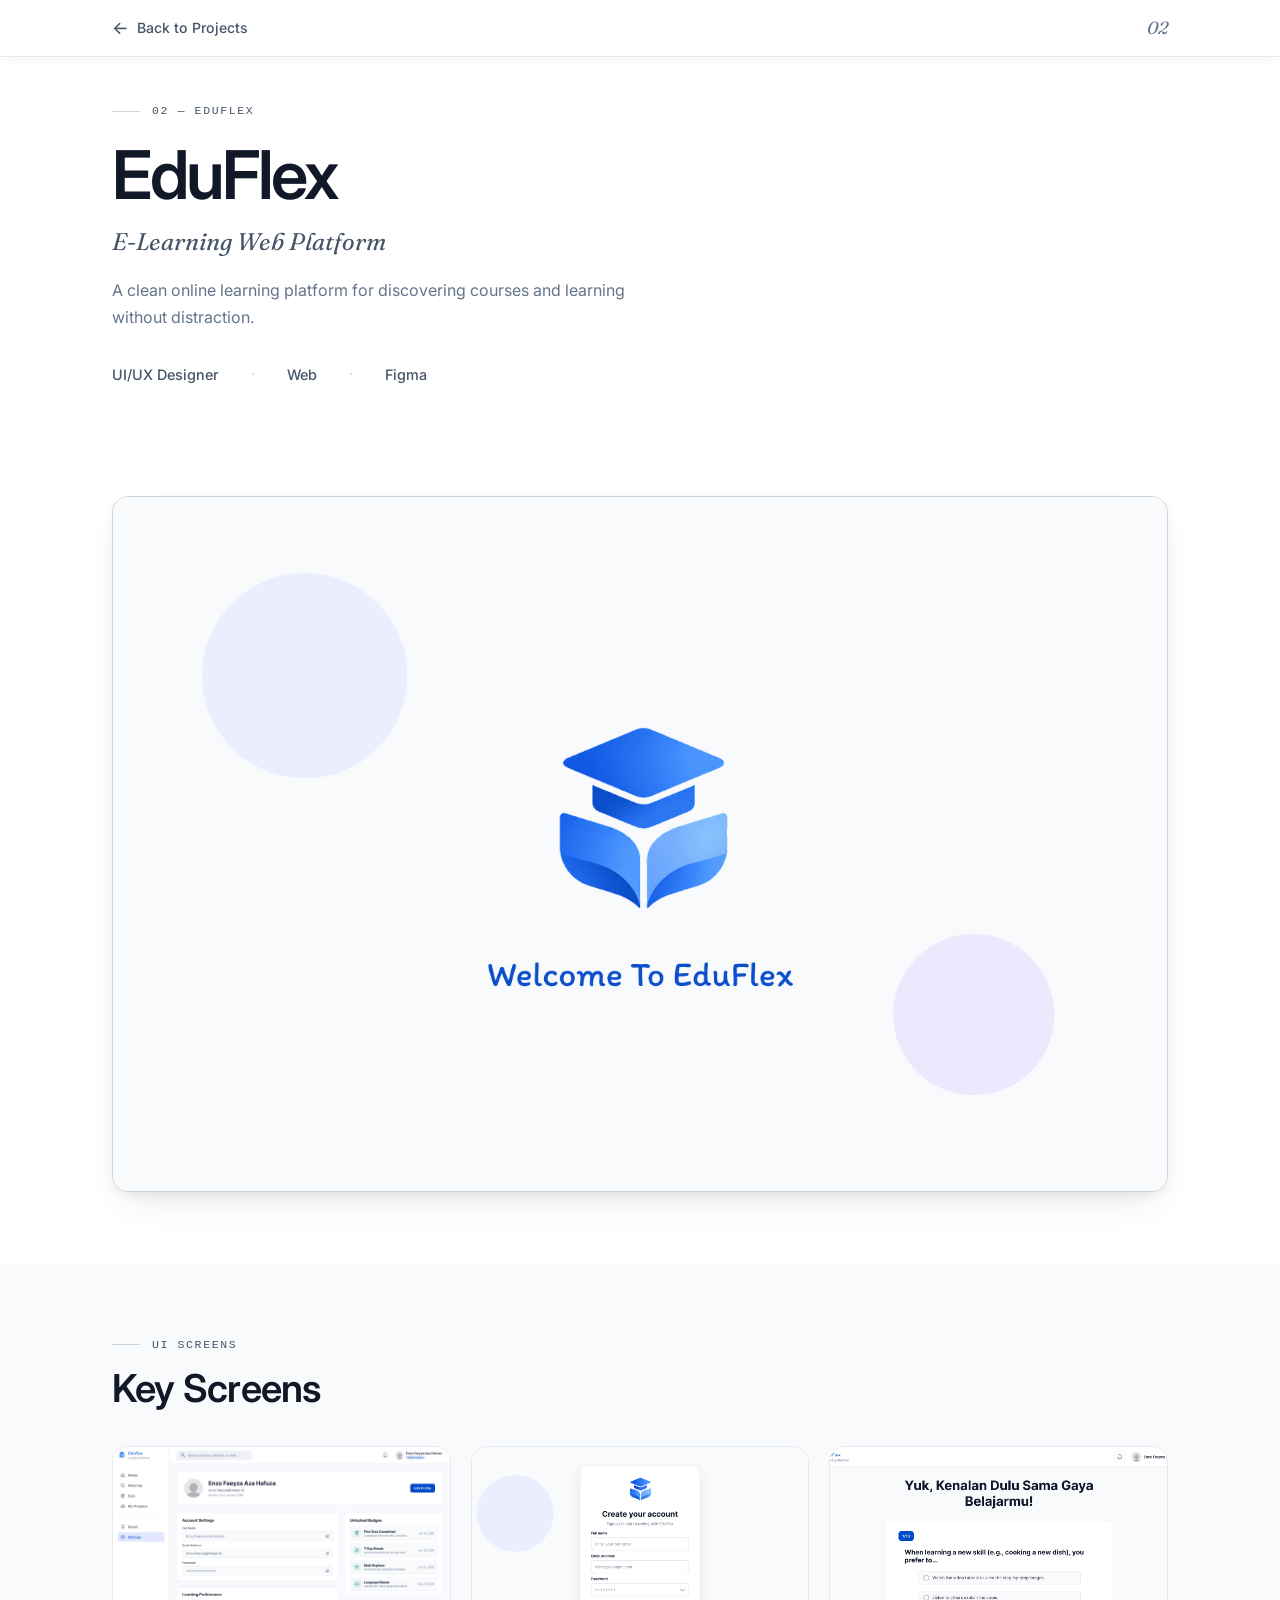
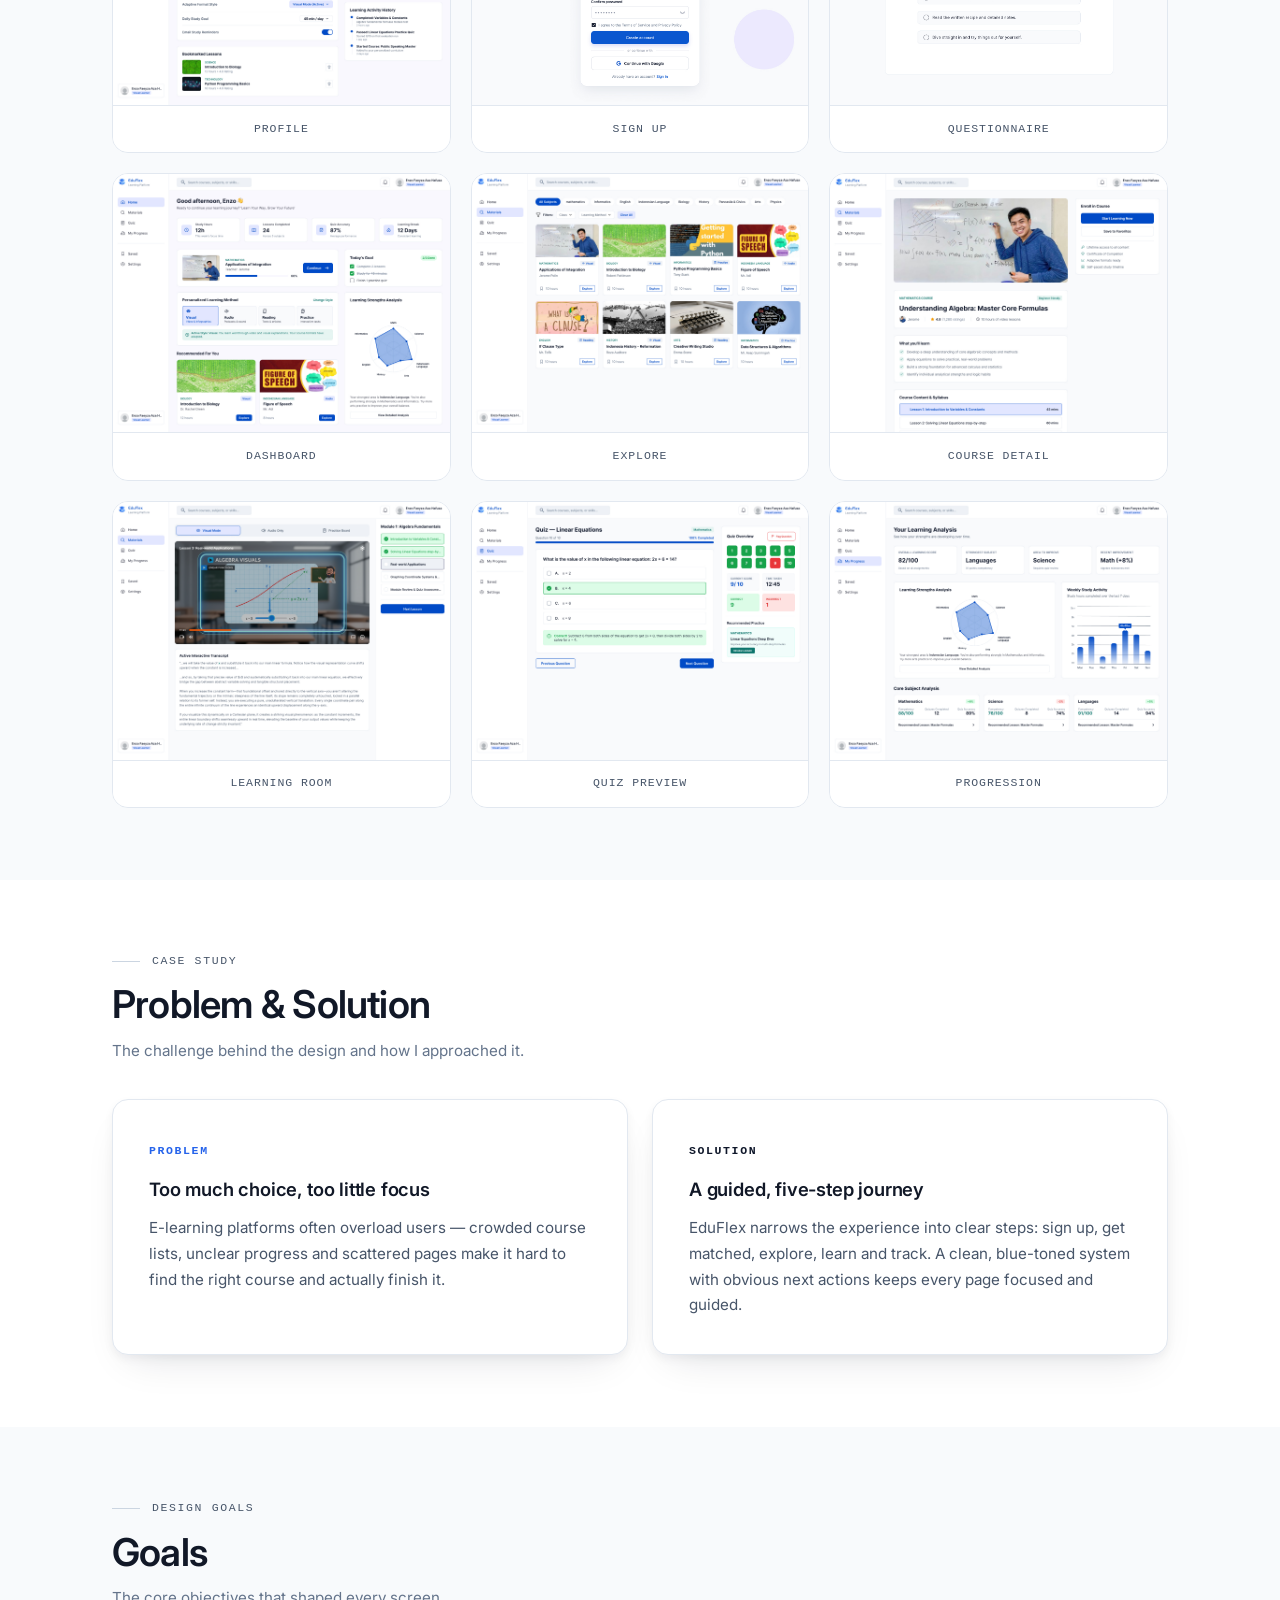
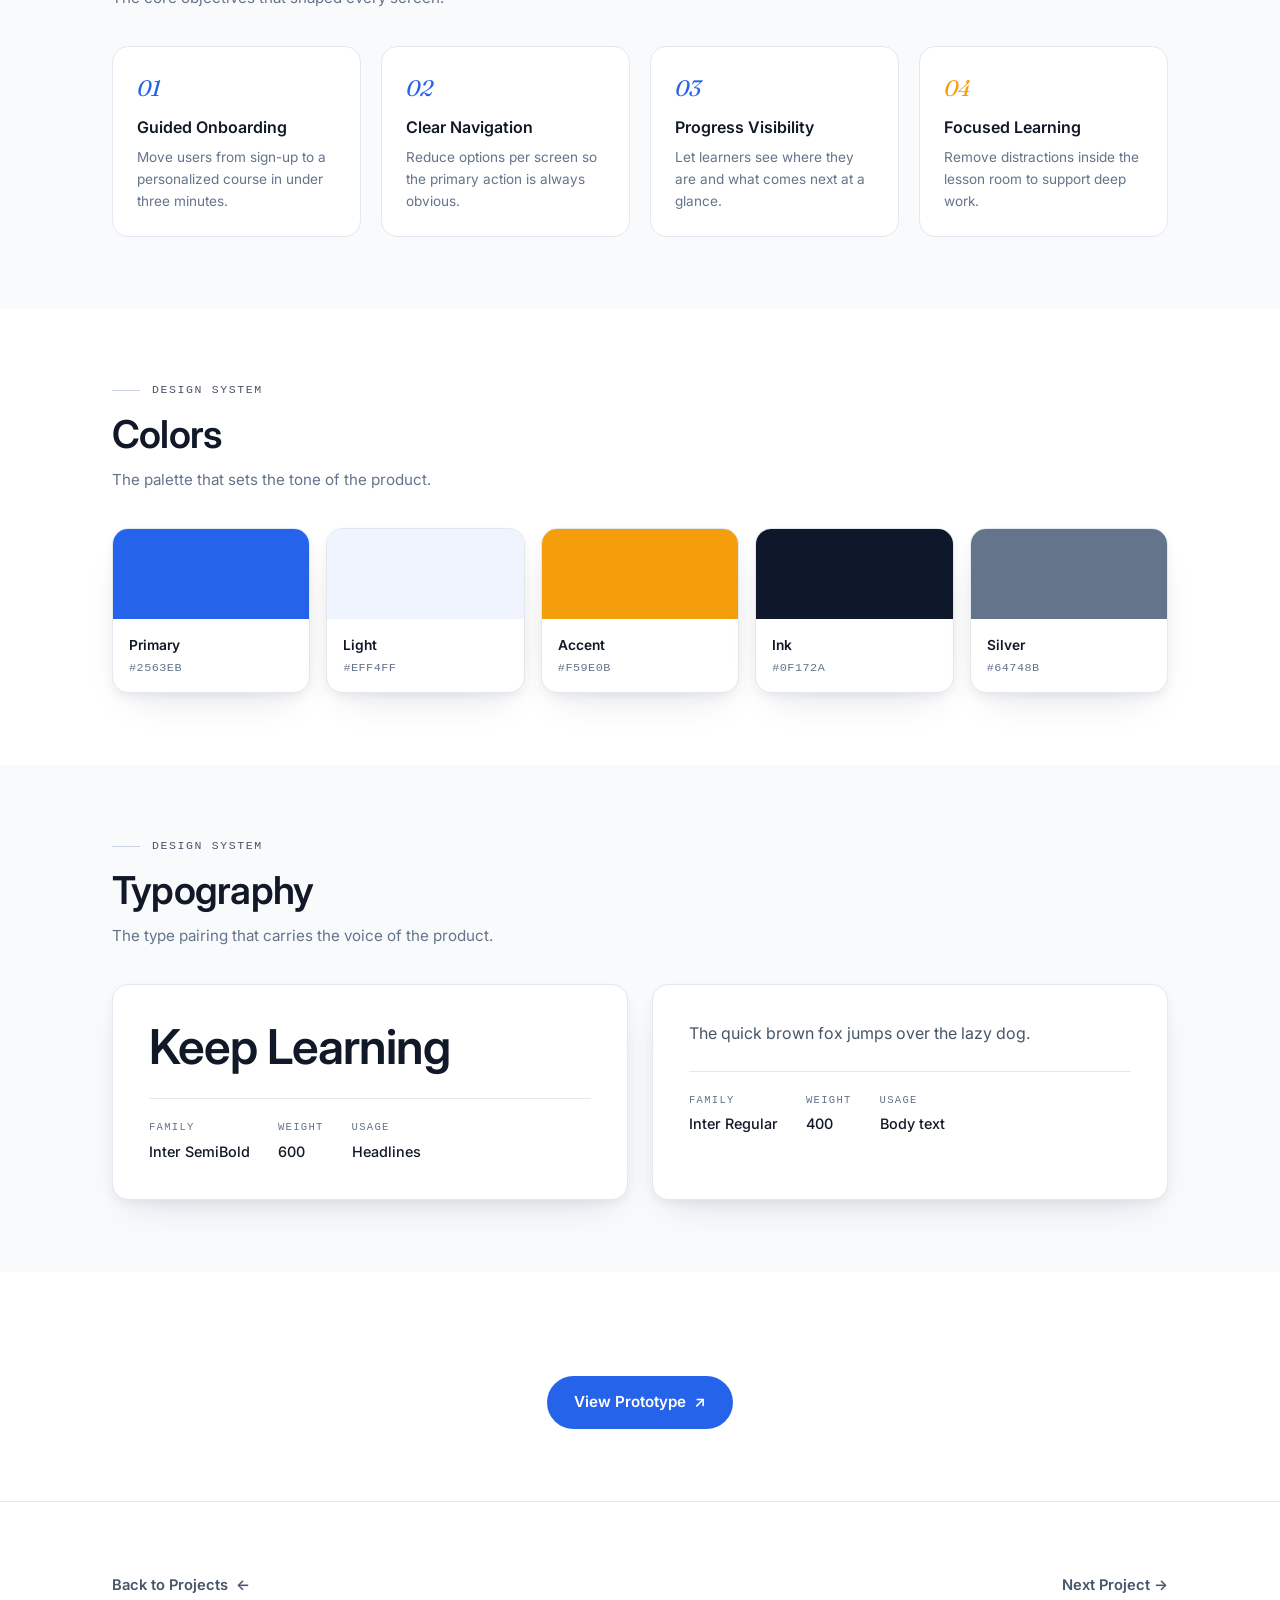
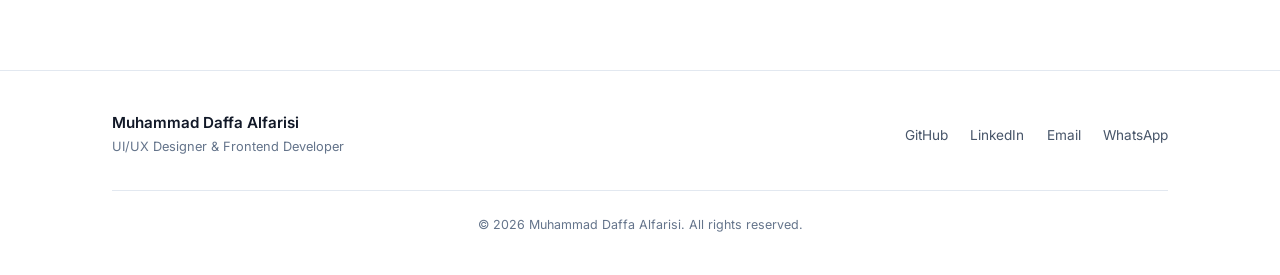
<file: projects/eduflex.html>
<!DOCTYPE html>
<html lang="en">
<head>
  <meta charset="UTF-8">
  <meta name="viewport" content="width=device-width, initial-scale=1.0">
  <title>EduFlex — Muhammad Daffa Alfarisi</title>
  <meta name="description" content="EduFlex — An e-learning web platform designed to make course discovery and learning feel simple, engaging, and focused.">
  <meta name="theme-color" content="#FFFFFF">
  <link rel="icon" href="data:image/svg+xml,%3Csvg xmlns='http://www.w3.org/2000/svg' viewBox='0 0 32 32'%3E%3Crect width='32' height='32' rx='8' fill='%232563EB'/%3E%3Ctext x='16' y='23' font-family='Georgia' font-size='19' text-anchor='middle' fill='%23FFFFFF' font-style='italic'%3ED%3C/text%3E%3C/svg%3E">
  <link rel="preconnect" href="https://fonts.googleapis.com">
  <link rel="preconnect" href="https://fonts.gstatic.com" crossorigin>
  <link href="https://fonts.googleapis.com/css2?family=Fraunces:ital,opsz,wght@0,9..144,300..700;1,9..144,300..700&family=Inter:wght@400;500;600;700&display=swap" rel="stylesheet">
  <link rel="stylesheet" href="../css/styles.css">
  <link rel="stylesheet" href="../css/project.css">
</head>
<body>

  <header class="pd-header" data-header>
    <div class="pd-header-inner">
      <a class="pd-back" href="../index.html#projects">
        <span class="pd-back-arrow" aria-hidden="true">←</span>
        Back to Projects
      </a>
      <span class="pd-header-index">02</span>
    </div>
  </header>

  <main>

    <section class="pd-hero pd-hero--compact">
      <div class="pd-container">
        <div class="pd-hero-content reveal">
          <p class="eyebrow">02 — EduFlex</p>
          <h1 class="pd-hero-title">EduFlex</h1>
          <p class="pd-hero-subtitle">E-Learning Web Platform</p>
          <p class="pd-hero-desc">
            A clean online learning platform for discovering courses and learning without distraction.
          </p>
          <div class="pd-meta pd-meta--inline">
            <span class="pd-meta-value">UI/UX Designer</span>
            <span class="pd-meta-sep" aria-hidden="true">·</span>
            <span class="pd-meta-value">Web</span>
            <span class="pd-meta-sep" aria-hidden="true">·</span>
            <span class="pd-meta-value">Figma</span>
          </div>
        </div>
      </div>
    </section>

    <section class="pd-section pd-section--featured">
      <div class="pd-container">
        <div class="pd-featured-img reveal">
          <img class="pd-featured-img--img" src="../assets/eduflex/splash-screen.jpg" alt="EduFlex splash screen" loading="eager">
        </div>
      </div>
    </section>

    <section class="pd-section pd-section--soft">
      <div class="pd-container">
        <div class="pd-section-head reveal">
          <p class="eyebrow">UI Screens</p>
          <h2 class="pd-section-title">Key Screens</h2>
        </div>
        <div class="pd-screens-grid pd-screens-grid--crop">
          <figure class="pd-screen reveal">
            <img class="pd-screen-img" src="../assets/eduflex/profile.jpg" alt="EduFlex Profile" loading="lazy">
            <figcaption class="pd-screen-label">Profile</figcaption>
          </figure>
          <figure class="pd-screen reveal" style="--delay:80ms">
            <img class="pd-screen-img" src="../assets/eduflex/sign-up-experience.jpg" alt="EduFlex Sign Up Experience" loading="lazy">
            <figcaption class="pd-screen-label">Sign Up</figcaption>
          </figure>
          <figure class="pd-screen reveal" style="--delay:160ms">
            <img class="pd-screen-img" src="../assets/eduflex/questionnaire.jpg" alt="EduFlex Questionnaire" loading="lazy">
            <figcaption class="pd-screen-label">Questionnaire</figcaption>
          </figure>
          <figure class="pd-screen reveal">
            <img class="pd-screen-img" src="../assets/eduflex/dashboard.jpg" alt="EduFlex Dashboard" loading="lazy">
            <figcaption class="pd-screen-label">Dashboard</figcaption>
          </figure>
          <figure class="pd-screen reveal" style="--delay:80ms">
            <img class="pd-screen-img" src="../assets/eduflex/explore.jpg" alt="EduFlex Explore" loading="lazy">
            <figcaption class="pd-screen-label">Explore</figcaption>
          </figure>
          <figure class="pd-screen reveal" style="--delay:160ms">
            <img class="pd-screen-img" src="../assets/eduflex/course-detail.jpg" alt="EduFlex Course Detail" loading="lazy">
            <figcaption class="pd-screen-label">Course Detail</figcaption>
          </figure>
          <figure class="pd-screen reveal">
            <img class="pd-screen-img" src="../assets/eduflex/learning-room.jpg" alt="EduFlex Learning Room" loading="lazy">
            <figcaption class="pd-screen-label">Learning Room</figcaption>
          </figure>
          <figure class="pd-screen reveal" style="--delay:80ms">
            <img class="pd-screen-img" src="../assets/eduflex/quiz-preview.jpg" alt="EduFlex Quiz Preview" loading="lazy">
            <figcaption class="pd-screen-label">Quiz Preview</figcaption>
          </figure>
          <figure class="pd-screen reveal" style="--delay:160ms">
            <img class="pd-screen-img" src="../assets/eduflex/progression.jpg" alt="EduFlex Progression" loading="lazy">
            <figcaption class="pd-screen-label">Progression</figcaption>
          </figure>
        </div>
      </div>
    </section>

    <section class="pd-section">
      <div class="pd-container">
        <div class="pd-section-head reveal">
          <p class="eyebrow">Case Study</p>
          <h2 class="pd-section-title">Problem &amp; Solution</h2>
          <p class="pd-section-sub">The challenge behind the design and how I approached it.</p>
        </div>
        <div class="pd-case-grid">
          <div class="pd-case-card reveal" style="--case-accent:#2563EB">
            <span class="pd-case-kicker">Problem</span>
            <h3 class="pd-case-title">Too much choice, too little focus</h3>
            <p class="pd-case-text">E-learning platforms often overload users — crowded course lists, unclear progress and scattered pages make it hard to find the right course and actually finish it.</p>
          </div>
          <div class="pd-case-card reveal" style="--delay:80ms;--case-accent:#0F172A">
            <span class="pd-case-kicker">Solution</span>
            <h3 class="pd-case-title">A guided, five-step journey</h3>
            <p class="pd-case-text">EduFlex narrows the experience into clear steps: sign up, get matched, explore, learn and track. A clean, blue-toned system with obvious next actions keeps every page focused and guided.</p>
          </div>
        </div>
      </div>
    </section>

    <section class="pd-section pd-section--soft">
      <div class="pd-container">
        <div class="pd-section-head reveal">
          <p class="eyebrow">Design Goals</p>
          <h2 class="pd-section-title">Goals</h2>
          <p class="pd-section-sub">The core objectives that shaped every screen.</p>
        </div>
        <div class="pd-goals-grid">
          <div class="pd-goal-card reveal" style="--case-accent:#2563EB">
            <span class="pd-goal-index">01</span>
            <h3 class="pd-goal-title">Guided Onboarding</h3>
            <p class="pd-goal-desc">Move users from sign-up to a personalized course in under three minutes.</p>
          </div>
          <div class="pd-goal-card reveal" style="--delay:80ms;--case-accent:#2563EB">
            <span class="pd-goal-index">02</span>
            <h3 class="pd-goal-title">Clear Navigation</h3>
            <p class="pd-goal-desc">Reduce options per screen so the primary action is always obvious.</p>
          </div>
          <div class="pd-goal-card reveal" style="--delay:160ms;--case-accent:#2563EB">
            <span class="pd-goal-index">03</span>
            <h3 class="pd-goal-title">Progress Visibility</h3>
            <p class="pd-goal-desc">Let learners see where they are and what comes next at a glance.</p>
          </div>
          <div class="pd-goal-card reveal" style="--delay:240ms;--case-accent:#F59E0B">
            <span class="pd-goal-index">04</span>
            <h3 class="pd-goal-title">Focused Learning</h3>
            <p class="pd-goal-desc">Remove distractions inside the lesson room to support deep work.</p>
          </div>
        </div>
      </div>
    </section>

    <section class="pd-section">
      <div class="pd-container">
        <div class="pd-section-head reveal">
          <p class="eyebrow">Design System</p>
          <h2 class="pd-section-title">Colors</h2>
          <p class="pd-section-sub">The palette that sets the tone of the product.</p>
        </div>
        <div class="pd-colors-grid">
          <div class="pd-color-chip reveal" style="--c:#2563EB">
            <div class="pd-color-swatch"></div>
            <div class="pd-color-info">
              <p class="pd-color-name">Primary</p>
              <p class="pd-color-hex">#2563EB</p>
            </div>
          </div>
          <div class="pd-color-chip reveal" style="--delay:80ms;--c:#EFF4FF">
            <div class="pd-color-swatch"></div>
            <div class="pd-color-info">
              <p class="pd-color-name">Light</p>
              <p class="pd-color-hex">#EFF4FF</p>
            </div>
          </div>
          <div class="pd-color-chip reveal" style="--delay:160ms;--c:#F59E0B">
            <div class="pd-color-swatch"></div>
            <div class="pd-color-info">
              <p class="pd-color-name">Accent</p>
              <p class="pd-color-hex">#F59E0B</p>
            </div>
          </div>
          <div class="pd-color-chip reveal" style="--delay:240ms;--c:#0F172A">
            <div class="pd-color-swatch"></div>
            <div class="pd-color-info">
              <p class="pd-color-name">Ink</p>
              <p class="pd-color-hex">#0F172A</p>
            </div>
          </div>
          <div class="pd-color-chip reveal" style="--delay:320ms;--c:#64748B">
            <div class="pd-color-swatch"></div>
            <div class="pd-color-info">
              <p class="pd-color-name">Silver</p>
              <p class="pd-color-hex">#64748B</p>
            </div>
          </div>
        </div>
      </div>
    </section>

    <section class="pd-section pd-section--soft">
      <div class="pd-container">
        <div class="pd-section-head reveal">
          <p class="eyebrow">Design System</p>
          <h2 class="pd-section-title">Typography</h2>
          <p class="pd-section-sub">The type pairing that carries the voice of the product.</p>
        </div>
        <div class="pd-type-grid">
          <div class="pd-type-card reveal">
            <p class="pd-type-sample--display">Keep Learning</p>
            <div class="pd-type-meta">
              <div>
                <span class="pd-type-label">Family</span>
                <span class="pd-type-value">Inter SemiBold</span>
              </div>
              <div>
                <span class="pd-type-label">Weight</span>
                <span class="pd-type-value">600</span>
              </div>
              <div>
                <span class="pd-type-label">Usage</span>
                <span class="pd-type-value">Headlines</span>
              </div>
            </div>
          </div>
          <div class="pd-type-card reveal" style="--delay:80ms">
            <p class="pd-type-sample--body">The quick brown fox jumps over the lazy dog.</p>
            <div class="pd-type-meta">
              <div>
                <span class="pd-type-label">Family</span>
                <span class="pd-type-value">Inter Regular</span>
              </div>
              <div>
                <span class="pd-type-label">Weight</span>
                <span class="pd-type-value">400</span>
              </div>
              <div>
                <span class="pd-type-label">Usage</span>
                <span class="pd-type-value">Body text</span>
              </div>
            </div>
          </div>
        </div>
      </div>
    </section>

    <section class="pd-section">
      <div class="pd-container">
        <div class="pd-centered reveal">
          <div class="pd-prototype-cta">
            <a class="btn btn--primary" href="https://www.figma.com/design/ol0OrMYB5UcuLxQn9741cI/EDUFLEX?node-id=0-1&amp;t=mV83poHgYULi71fR-1" target="_blank" rel="noopener noreferrer">
              View Prototype <span aria-hidden="true">↗</span>
            </a>
          </div>
        </div>
      </div>
    </section>

    <section class="pd-section pd-nav-footer">
      <div class="pd-container">
        <div class="pd-footer-nav">
          <a class="pd-footer-link" href="../index.html#projects">
            <span class="pd-footer-link-label">Back to Projects</span>
            <span class="pd-footer-link-arrow" aria-hidden="true">←</span>
          </a>
          <a class="pd-footer-link pd-footer-link--next" href="nutrimate.html">
            <span class="pd-footer-link-label">Next Project →</span>
          </a>
        </div>
      </div>
    </section>

  </main>

  <footer class="site-footer">
    <div class="container">
      <div class="footer-inner">
        <div class="footer-brand">
          <p class="footer-name">Muhammad Daffa Alfarisi</p>
          <p class="footer-role">UI/UX Designer &amp; Frontend Developer</p>
        </div>
        <ul class="footer-links">
          <li><a href="https://github.com/d1fy5" target="_blank" rel="noopener noreferrer">GitHub</a></li>
          <li><a href="https://www.linkedin.com/in/muhammad-daffa-alfarisi-499421376" target="_blank" rel="noopener noreferrer">LinkedIn</a></li>
          <li><a href="mailto:daffalfari1108@gmail.com">Email</a></li>
          <li><a href="https://wa.me/6282136729075" target="_blank" rel="noopener noreferrer">WhatsApp</a></li>
        </ul>
      </div>
      <p class="footer-copy">&copy; 2026 Muhammad Daffa Alfarisi. All rights reserved.</p>
    </div>
  </footer>

  <script>
    document.querySelectorAll(".reveal").forEach((el) => {
      const observer = new IntersectionObserver(
        (entries) => {
          entries.forEach((entry) => {
            if (entry.isIntersecting) {
              entry.target.classList.add("is-visible");
              observer.unobserve(entry.target);
            }
          });
        },
        { threshold: 0.12, rootMargin: "0px 0px -40px 0px" }
      );
      observer.observe(el);
    });
  </script>
</body>
</html>
</file>
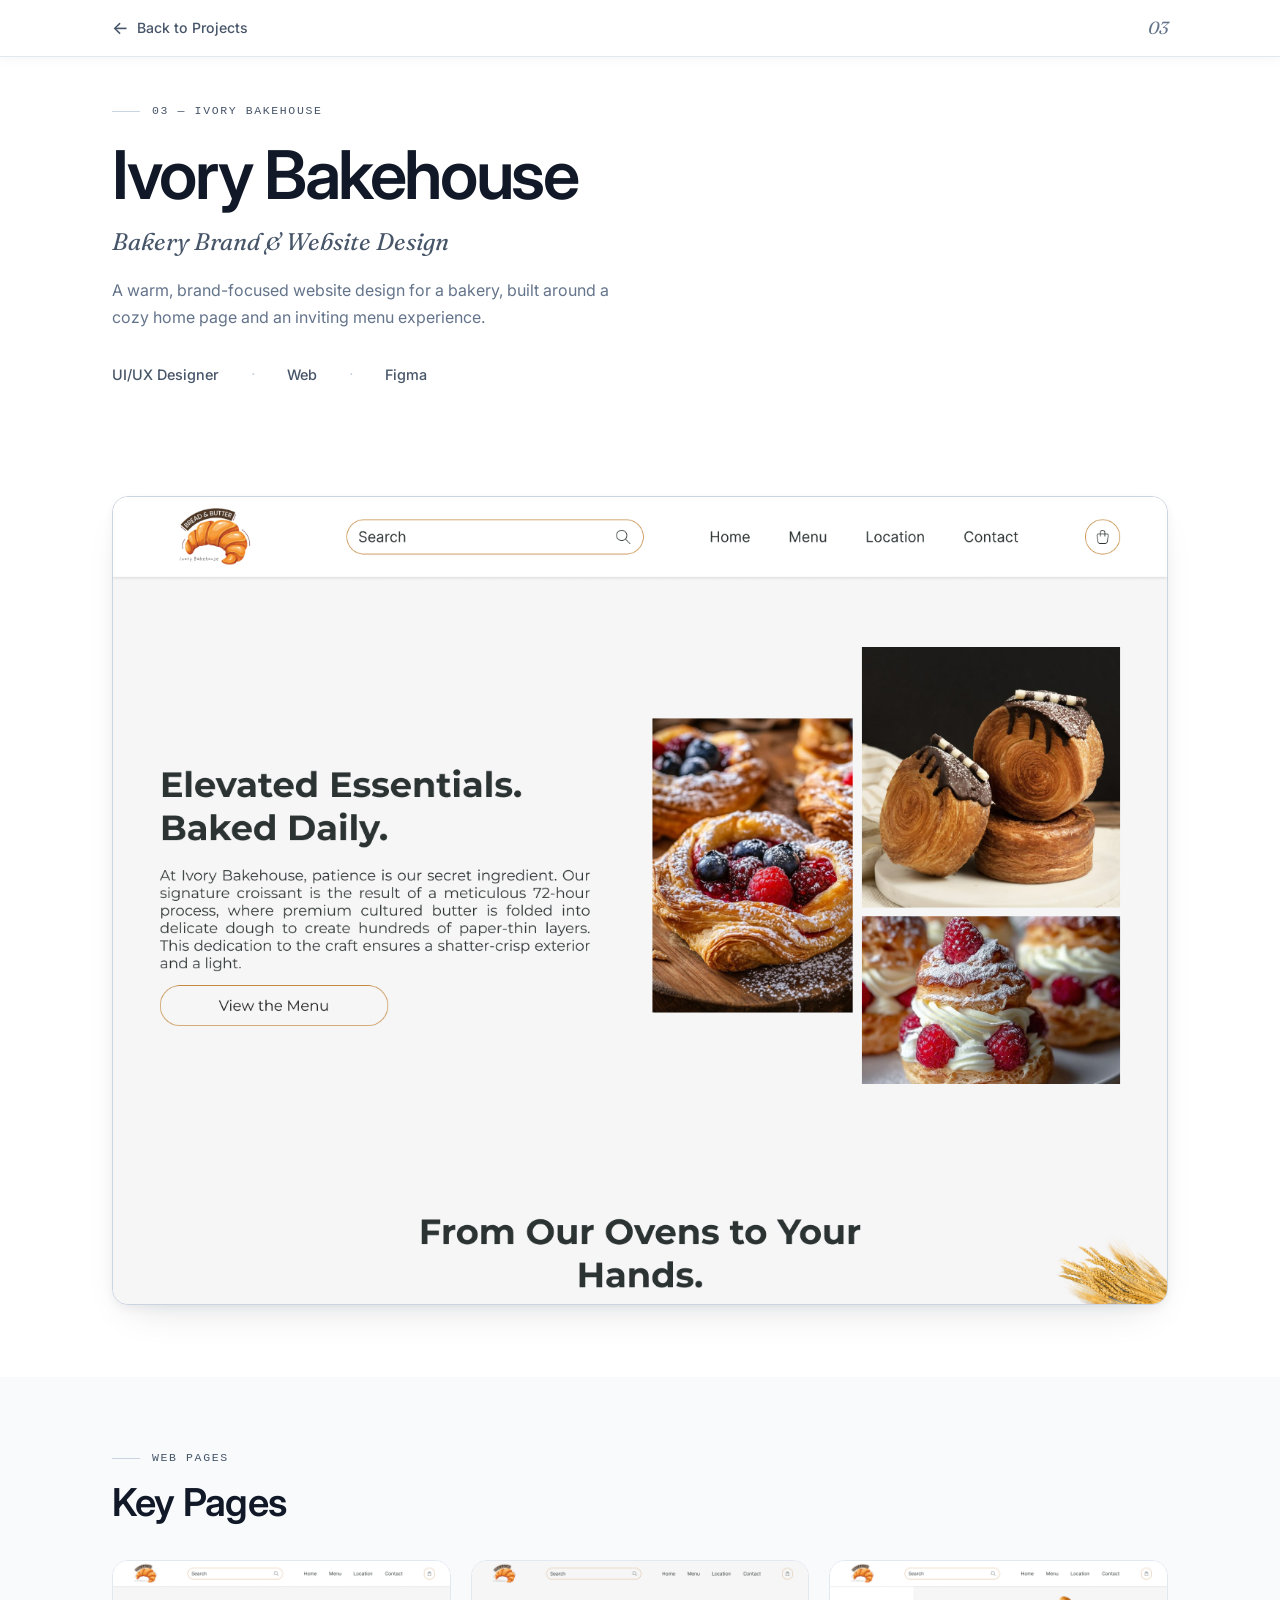
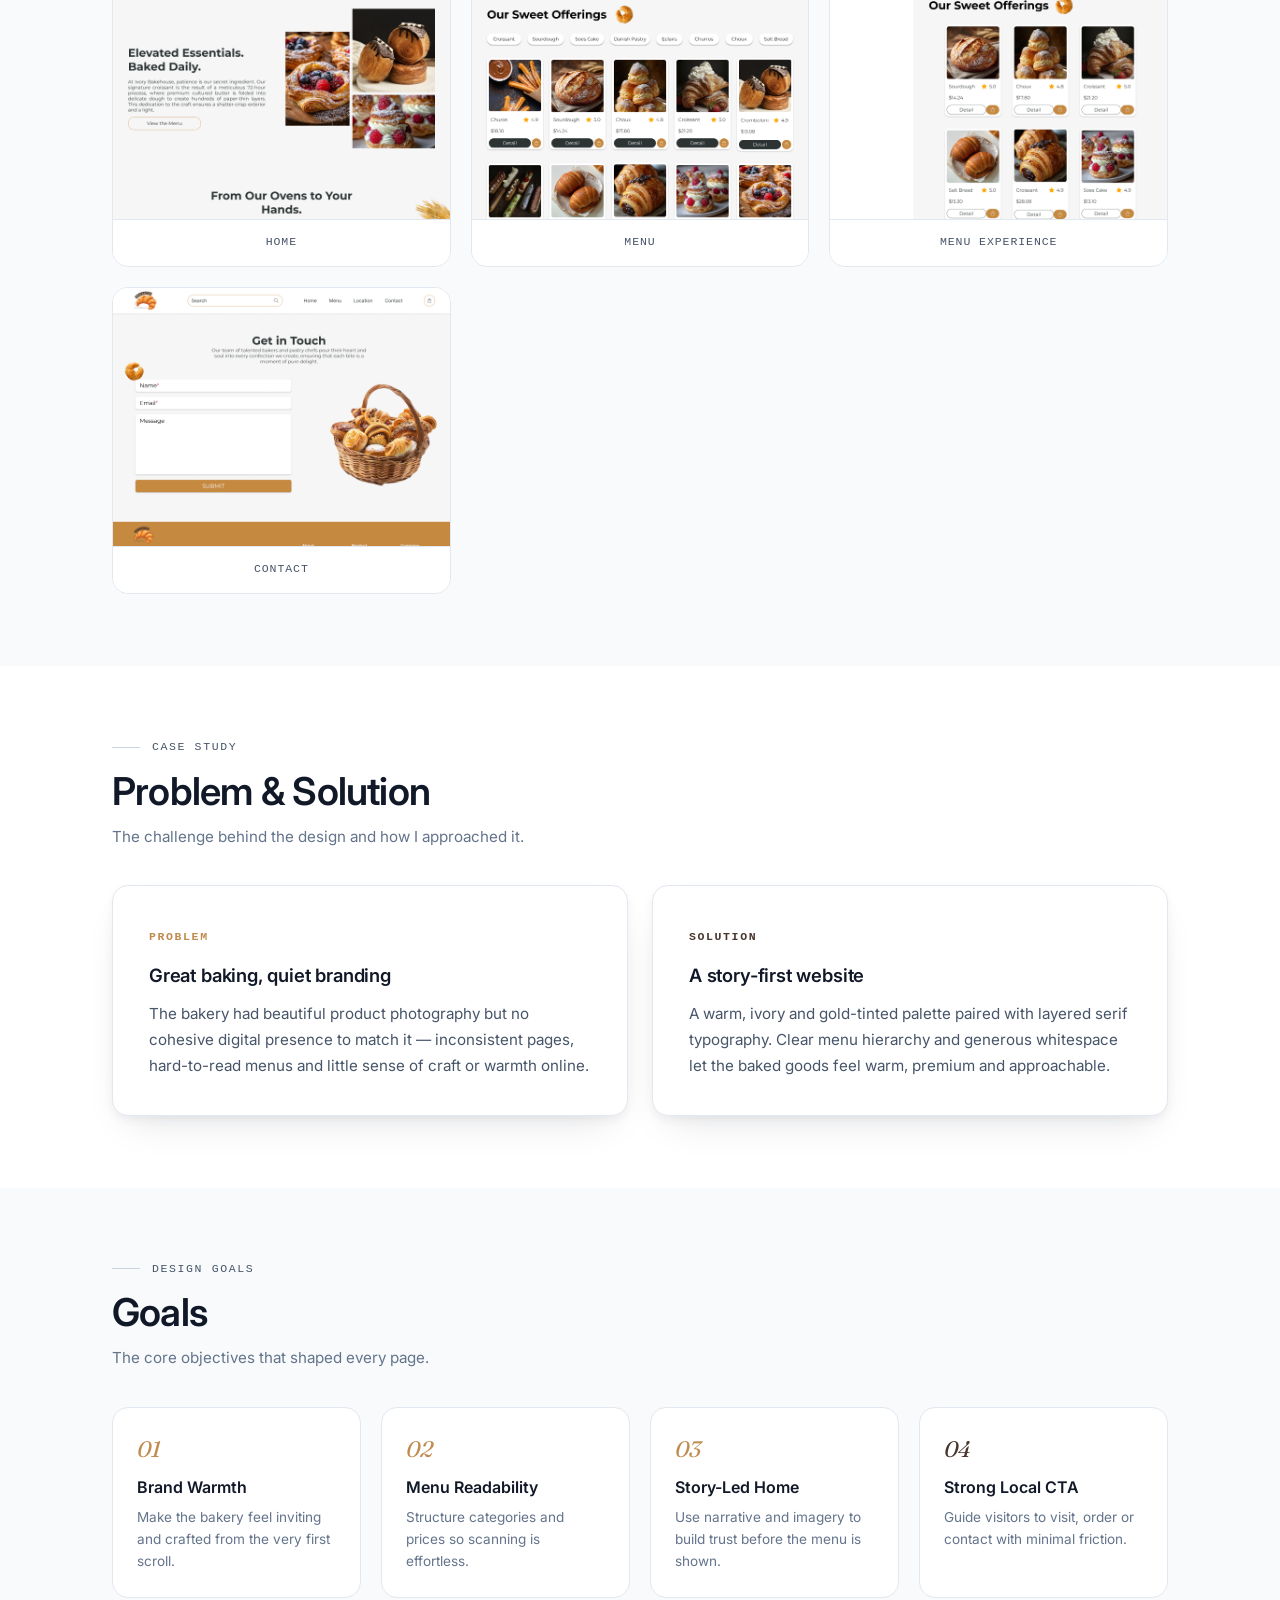
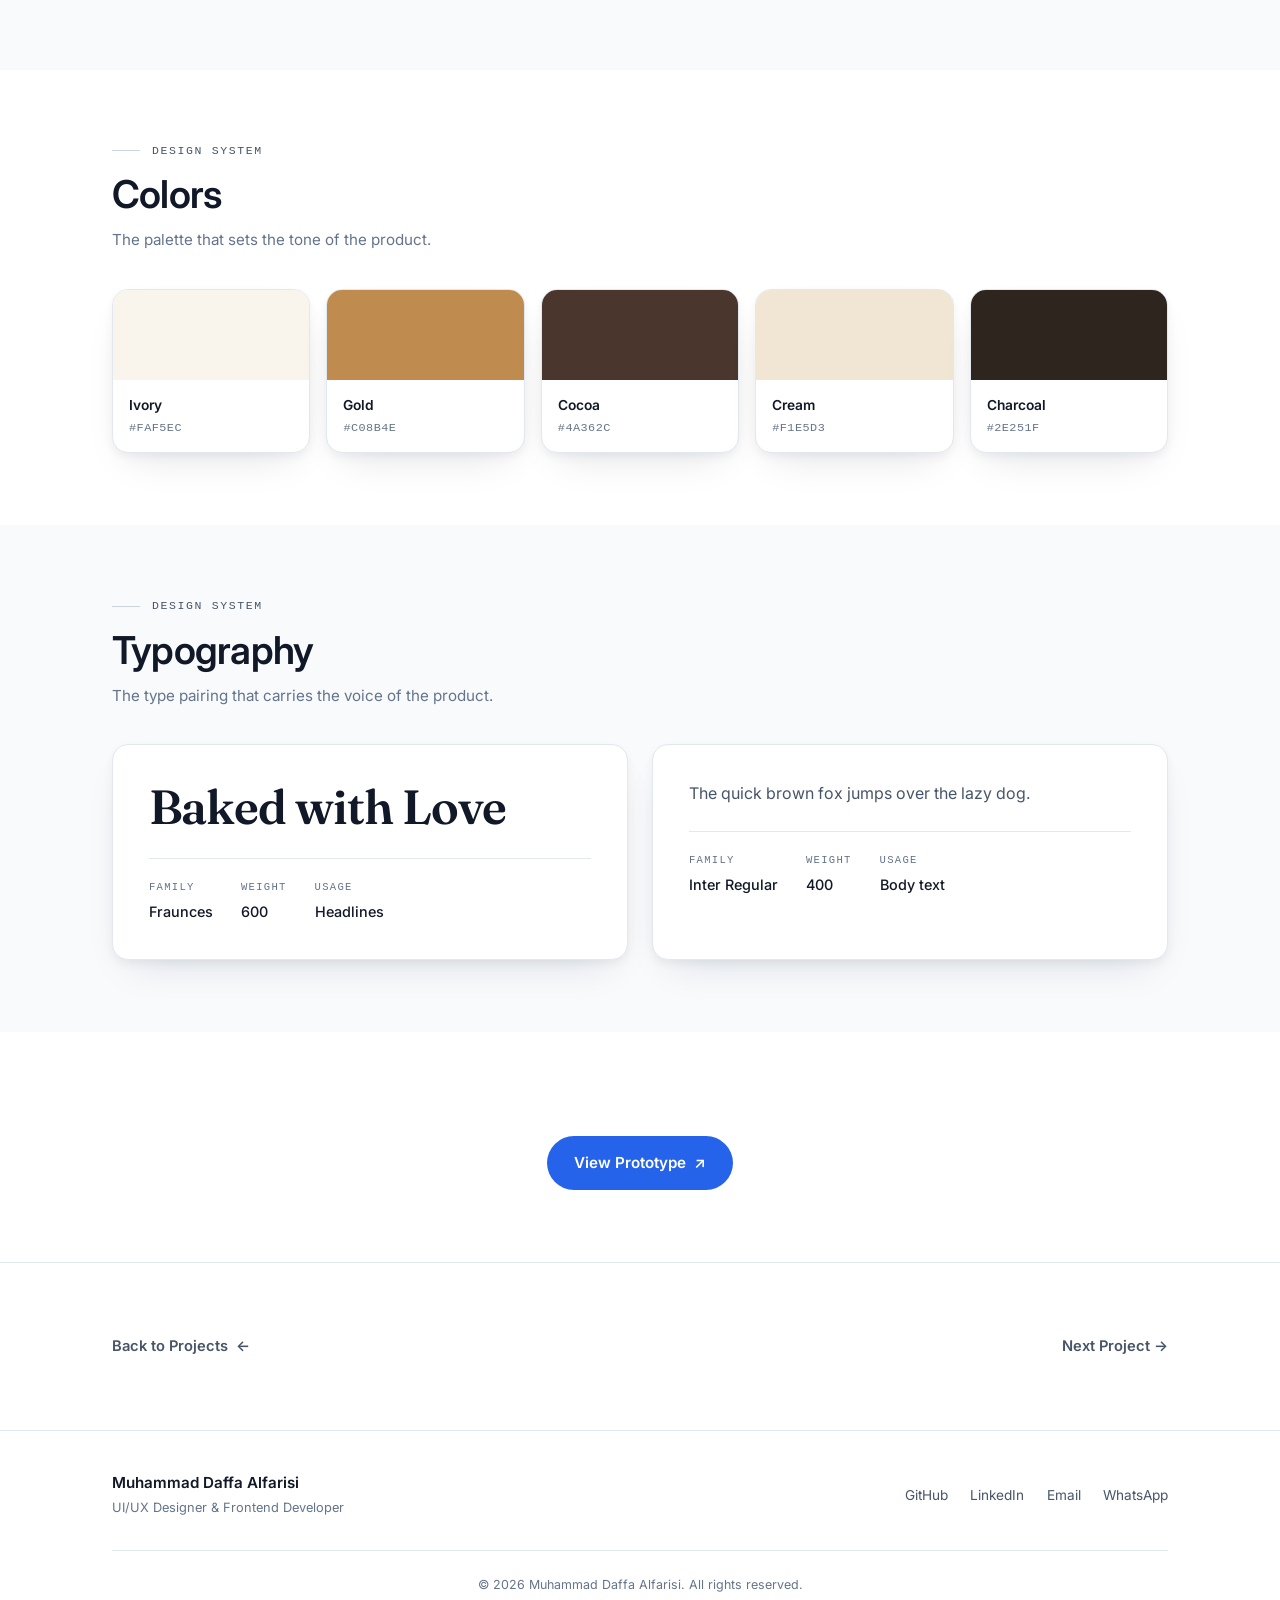
<file: projects/ivory-bakehouse.html>
<!DOCTYPE html>
<html lang="en">
<head>
  <meta charset="UTF-8">
  <meta name="viewport" content="width=device-width, initial-scale=1.0">
  <title>Ivory Bakehouse — Muhammad Daffa Alfarisi</title>
  <meta name="description" content="Ivory Bakehouse — A warm, brand-focused website design for a bakery with a cozy menu experience.">
  <meta name="theme-color" content="#FFFFFF">
  <link rel="icon" href="data:image/svg+xml,%3Csvg xmlns='http://www.w3.org/2000/svg' viewBox='0 0 32 32'%3E%3Crect width='32' height='32' rx='8' fill='%232563EB'/%3E%3Ctext x='16' y='23' font-family='Georgia' font-size='19' text-anchor='middle' fill='%23FFFFFF' font-style='italic'%3ED%3C/text%3E%3C/svg%3E">
  <link rel="preconnect" href="https://fonts.googleapis.com">
  <link rel="preconnect" href="https://fonts.gstatic.com" crossorigin>
  <link href="https://fonts.googleapis.com/css2?family=Fraunces:ital,opsz,wght@0,9..144,300..700;1,9..144,300..700&family=Inter:wght@400;500;600;700&display=swap" rel="stylesheet">
  <link rel="stylesheet" href="../css/styles.css">
  <link rel="stylesheet" href="../css/project.css">
</head>
<body>

  <header class="pd-header" data-header>
    <div class="pd-header-inner">
      <a class="pd-back" href="../index.html#projects">
        <span class="pd-back-arrow" aria-hidden="true">←</span>
        Back to Projects
      </a>
      <span class="pd-header-index">03</span>
    </div>
  </header>

  <main>

    <section class="pd-hero pd-hero--compact">
      <div class="pd-container">
        <div class="pd-hero-content reveal">
          <p class="eyebrow">03 — Ivory Bakehouse</p>
          <h1 class="pd-hero-title">Ivory Bakehouse</h1>
          <p class="pd-hero-subtitle">Bakery Brand &amp; Website Design</p>
          <p class="pd-hero-desc">
            A warm, brand-focused website design for a bakery, built around a cozy home page and an inviting menu experience.
          </p>
          <div class="pd-meta pd-meta--inline">
            <span class="pd-meta-value">UI/UX Designer</span>
            <span class="pd-meta-sep" aria-hidden="true">·</span>
            <span class="pd-meta-value">Web</span>
            <span class="pd-meta-sep" aria-hidden="true">·</span>
            <span class="pd-meta-value">Figma</span>
          </div>
        </div>
      </div>
    </section>

    <section class="pd-section pd-section--featured">
      <div class="pd-container">
        <div class="pd-featured-img reveal">
          <img class="pd-featured-img--img pd-featured-img--crop" src="../assets/bakery/home-page.jpg" alt="Ivory Bakehouse homepage" loading="eager">
        </div>
      </div>
    </section>

    <section class="pd-section pd-section--soft">
      <div class="pd-container">
        <div class="pd-section-head reveal">
          <p class="eyebrow">Web Pages</p>
          <h2 class="pd-section-title">Key Pages</h2>
        </div>
        <div class="pd-screens-grid pd-screens-grid--crop">
          <figure class="pd-screen reveal">
            <img class="pd-screen-img" src="../assets/bakery/home-page.jpg" alt="Ivory Bakehouse Home" loading="lazy">
            <figcaption class="pd-screen-label">Home</figcaption>
          </figure>
          <figure class="pd-screen reveal" style="--delay:80ms">
            <img class="pd-screen-img" src="../assets/bakery/menu-page.jpg" alt="Ivory Bakehouse Menu" loading="lazy">
            <figcaption class="pd-screen-label">Menu</figcaption>
          </figure>
          <figure class="pd-screen reveal" style="--delay:160ms">
            <img class="pd-screen-img" src="../assets/bakery/menu-page-2.jpg" alt="Ivory Bakehouse Menu Experience" loading="lazy">
            <figcaption class="pd-screen-label">Menu Experience</figcaption>
          </figure>
          <figure class="pd-screen reveal">
            <img class="pd-screen-img" src="../assets/bakery/contact-page.jpg" alt="Ivory Bakehouse Contact" loading="lazy">
            <figcaption class="pd-screen-label">Contact</figcaption>
          </figure>
        </div>
      </div>
    </section>

    <section class="pd-section">
      <div class="pd-container">
        <div class="pd-section-head reveal">
          <p class="eyebrow">Case Study</p>
          <h2 class="pd-section-title">Problem &amp; Solution</h2>
          <p class="pd-section-sub">The challenge behind the design and how I approached it.</p>
        </div>
        <div class="pd-case-grid">
          <div class="pd-case-card reveal" style="--case-accent:#C08B4E">
            <span class="pd-case-kicker">Problem</span>
            <h3 class="pd-case-title">Great baking, quiet branding</h3>
            <p class="pd-case-text">The bakery had beautiful product photography but no cohesive digital presence to match it — inconsistent pages, hard-to-read menus and little sense of craft or warmth online.</p>
          </div>
          <div class="pd-case-card reveal" style="--delay:80ms;--case-accent:#4A362C">
            <span class="pd-case-kicker">Solution</span>
            <h3 class="pd-case-title">A story-first website</h3>
            <p class="pd-case-text">A warm, ivory and gold-tinted palette paired with layered serif typography. Clear menu hierarchy and generous whitespace let the baked goods feel warm, premium and approachable.</p>
          </div>
        </div>
      </div>
    </section>

    <section class="pd-section pd-section--soft">
      <div class="pd-container">
        <div class="pd-section-head reveal">
          <p class="eyebrow">Design Goals</p>
          <h2 class="pd-section-title">Goals</h2>
          <p class="pd-section-sub">The core objectives that shaped every page.</p>
        </div>
        <div class="pd-goals-grid">
          <div class="pd-goal-card reveal" style="--case-accent:#C08B4E">
            <span class="pd-goal-index">01</span>
            <h3 class="pd-goal-title">Brand Warmth</h3>
            <p class="pd-goal-desc">Make the bakery feel inviting and crafted from the very first scroll.</p>
          </div>
          <div class="pd-goal-card reveal" style="--delay:80ms;--case-accent:#C08B4E">
            <span class="pd-goal-index">02</span>
            <h3 class="pd-goal-title">Menu Readability</h3>
            <p class="pd-goal-desc">Structure categories and prices so scanning is effortless.</p>
          </div>
          <div class="pd-goal-card reveal" style="--delay:160ms;--case-accent:#C08B4E">
            <span class="pd-goal-index">03</span>
            <h3 class="pd-goal-title">Story-Led Home</h3>
            <p class="pd-goal-desc">Use narrative and imagery to build trust before the menu is shown.</p>
          </div>
          <div class="pd-goal-card reveal" style="--delay:240ms;--case-accent:#4A362C">
            <span class="pd-goal-index">04</span>
            <h3 class="pd-goal-title">Strong Local CTA</h3>
            <p class="pd-goal-desc">Guide visitors to visit, order or contact with minimal friction.</p>
          </div>
        </div>
      </div>
    </section>

    <section class="pd-section">
      <div class="pd-container">
        <div class="pd-section-head reveal">
          <p class="eyebrow">Design System</p>
          <h2 class="pd-section-title">Colors</h2>
          <p class="pd-section-sub">The palette that sets the tone of the product.</p>
        </div>
        <div class="pd-colors-grid">
          <div class="pd-color-chip reveal" style="--c:#FAF5EC">
            <div class="pd-color-swatch"></div>
            <div class="pd-color-info">
              <p class="pd-color-name">Ivory</p>
              <p class="pd-color-hex">#FAF5EC</p>
            </div>
          </div>
          <div class="pd-color-chip reveal" style="--delay:80ms;--c:#C08B4E">
            <div class="pd-color-swatch"></div>
            <div class="pd-color-info">
              <p class="pd-color-name">Gold</p>
              <p class="pd-color-hex">#C08B4E</p>
            </div>
          </div>
          <div class="pd-color-chip reveal" style="--delay:160ms;--c:#4A362C">
            <div class="pd-color-swatch"></div>
            <div class="pd-color-info">
              <p class="pd-color-name">Cocoa</p>
              <p class="pd-color-hex">#4A362C</p>
            </div>
          </div>
          <div class="pd-color-chip reveal" style="--delay:240ms;--c:#F1E5D3">
            <div class="pd-color-swatch"></div>
            <div class="pd-color-info">
              <p class="pd-color-name">Cream</p>
              <p class="pd-color-hex">#F1E5D3</p>
            </div>
          </div>
          <div class="pd-color-chip reveal" style="--delay:320ms;--c:#2E251F">
            <div class="pd-color-swatch"></div>
            <div class="pd-color-info">
              <p class="pd-color-name">Charcoal</p>
              <p class="pd-color-hex">#2E251F</p>
            </div>
          </div>
        </div>
      </div>
    </section>

    <section class="pd-section pd-section--soft">
      <div class="pd-container">
        <div class="pd-section-head reveal">
          <p class="eyebrow">Design System</p>
          <h2 class="pd-section-title">Typography</h2>
          <p class="pd-section-sub">The type pairing that carries the voice of the product.</p>
        </div>
        <div class="pd-type-grid">
          <div class="pd-type-card reveal">
            <p class="pd-type-sample--display pd-type-sample--serif">Baked with Love</p>
            <div class="pd-type-meta">
              <div>
                <span class="pd-type-label">Family</span>
                <span class="pd-type-value">Fraunces</span>
              </div>
              <div>
                <span class="pd-type-label">Weight</span>
                <span class="pd-type-value">600</span>
              </div>
              <div>
                <span class="pd-type-label">Usage</span>
                <span class="pd-type-value">Headlines</span>
              </div>
            </div>
          </div>
          <div class="pd-type-card reveal" style="--delay:80ms">
            <p class="pd-type-sample--body">The quick brown fox jumps over the lazy dog.</p>
            <div class="pd-type-meta">
              <div>
                <span class="pd-type-label">Family</span>
                <span class="pd-type-value">Inter Regular</span>
              </div>
              <div>
                <span class="pd-type-label">Weight</span>
                <span class="pd-type-value">400</span>
              </div>
              <div>
                <span class="pd-type-label">Usage</span>
                <span class="pd-type-value">Body text</span>
              </div>
            </div>
          </div>
        </div>
      </div>
    </section>

    <section class="pd-section">
      <div class="pd-container">
        <div class="pd-centered reveal">
          <div class="pd-prototype-cta">
            <a class="btn btn--primary" href="https://www.figma.com/design/6GrjNGgPgdO34ENiAw6LbW/Avory-Bakery?node-id=0-1&amp;t=IAdtvg2fy6TqwGCw-1" target="_blank" rel="noopener noreferrer">
              View Prototype <span aria-hidden="true">↗</span>
            </a>
          </div>
        </div>
      </div>
    </section>

    <section class="pd-section pd-nav-footer">
      <div class="pd-container">
        <div class="pd-footer-nav">
          <a class="pd-footer-link" href="../index.html#projects">
            <span class="pd-footer-link-label">Back to Projects</span>
            <span class="pd-footer-link-arrow" aria-hidden="true">←</span>
          </a>
          <a class="pd-footer-link pd-footer-link--next" href="nutrimate.html">
            <span class="pd-footer-link-label">Next Project →</span>
          </a>
        </div>
      </div>
    </section>

  </main>

  <footer class="site-footer">
    <div class="container">
      <div class="footer-inner">
        <div class="footer-brand">
          <p class="footer-name">Muhammad Daffa Alfarisi</p>
          <p class="footer-role">UI/UX Designer &amp; Frontend Developer</p>
        </div>
        <ul class="footer-links">
          <li><a href="https://github.com/d1fy5" target="_blank" rel="noopener noreferrer">GitHub</a></li>
          <li><a href="https://www.linkedin.com/in/muhammad-daffa-alfarisi-499421376" target="_blank" rel="noopener noreferrer">LinkedIn</a></li>
          <li><a href="mailto:daffalfari1108@gmail.com">Email</a></li>
          <li><a href="https://wa.me/6282136729075" target="_blank" rel="noopener noreferrer">WhatsApp</a></li>
        </ul>
      </div>
      <p class="footer-copy">&copy; 2026 Muhammad Daffa Alfarisi. All rights reserved.</p>
    </div>
  </footer>

  <script>
    document.querySelectorAll(".reveal").forEach((el) => {
      const observer = new IntersectionObserver(
        (entries) => {
          entries.forEach((entry) => {
            if (entry.isIntersecting) {
              entry.target.classList.add("is-visible");
              observer.unobserve(entry.target);
            }
          });
        },
        { threshold: 0.12, rootMargin: "0px 0px -40px 0px" }
      );
      observer.observe(el);
    });
  </script>
</body>
</html>
</file>
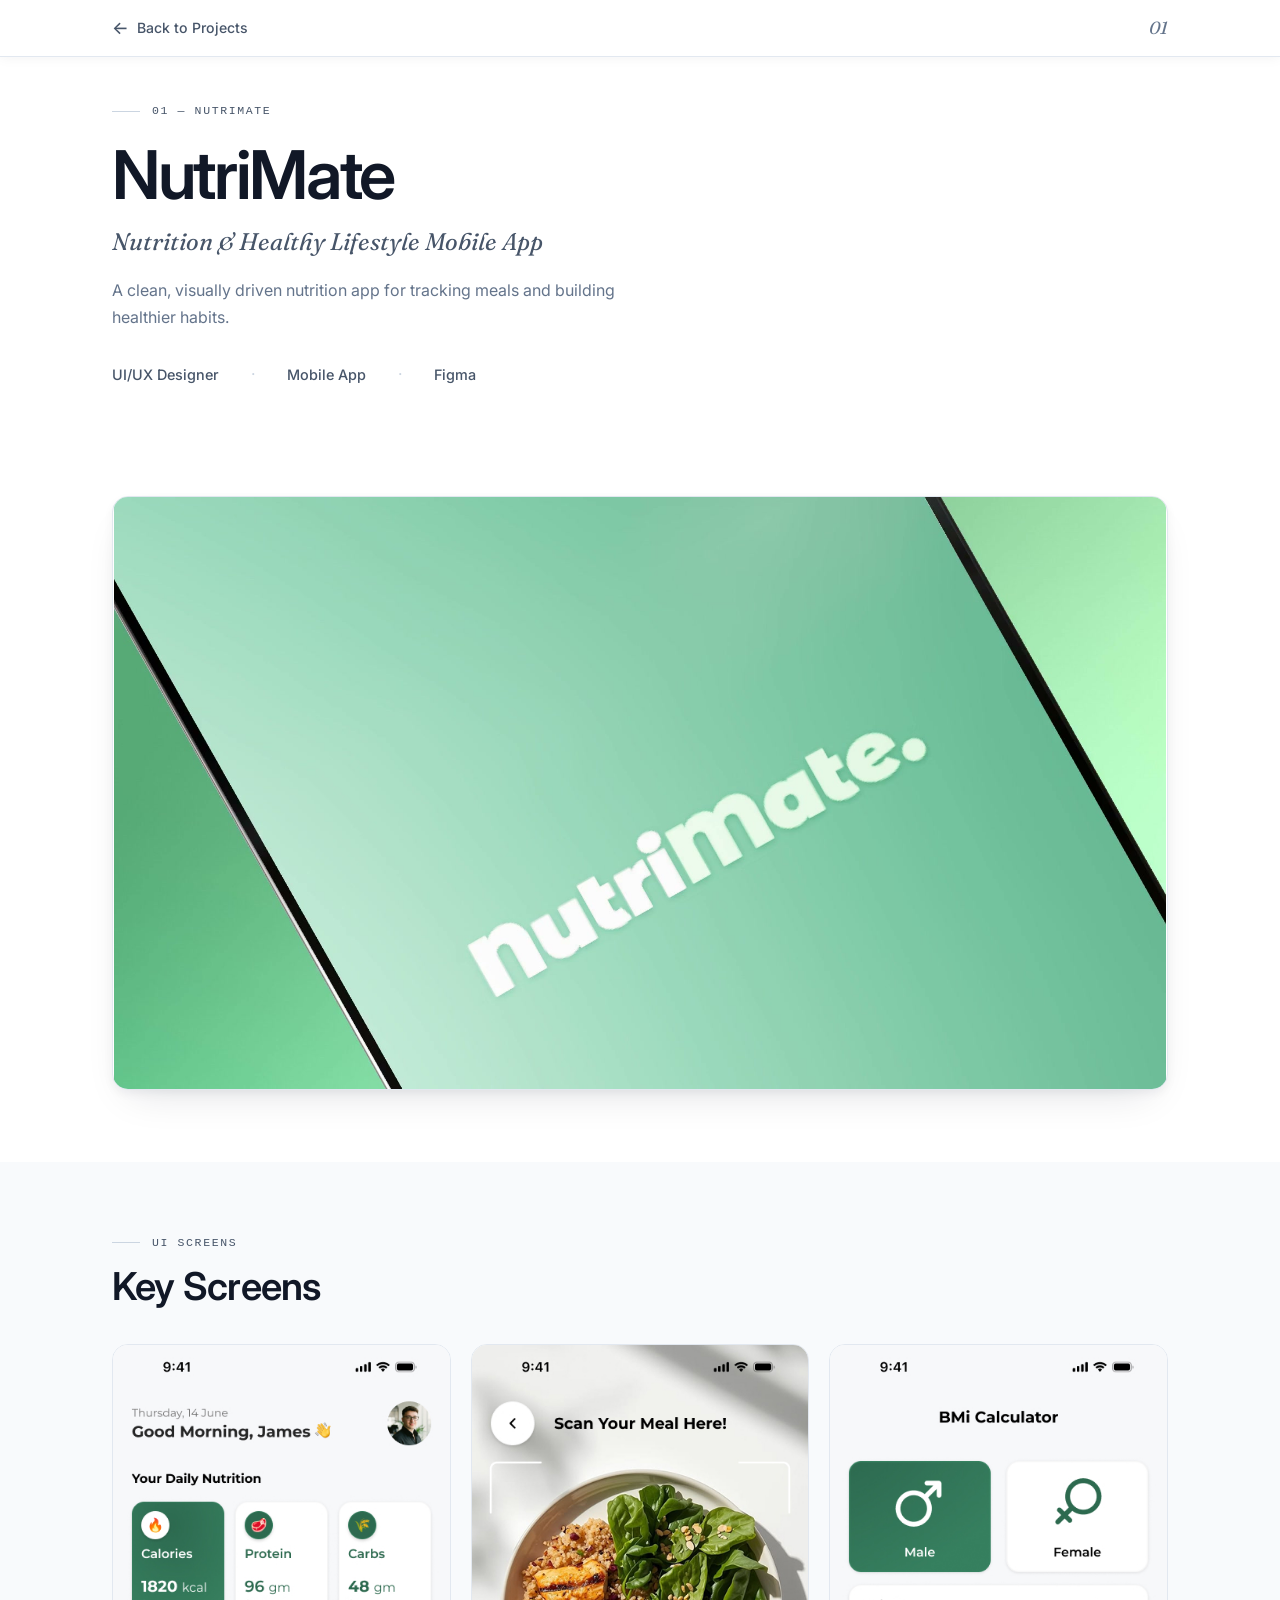
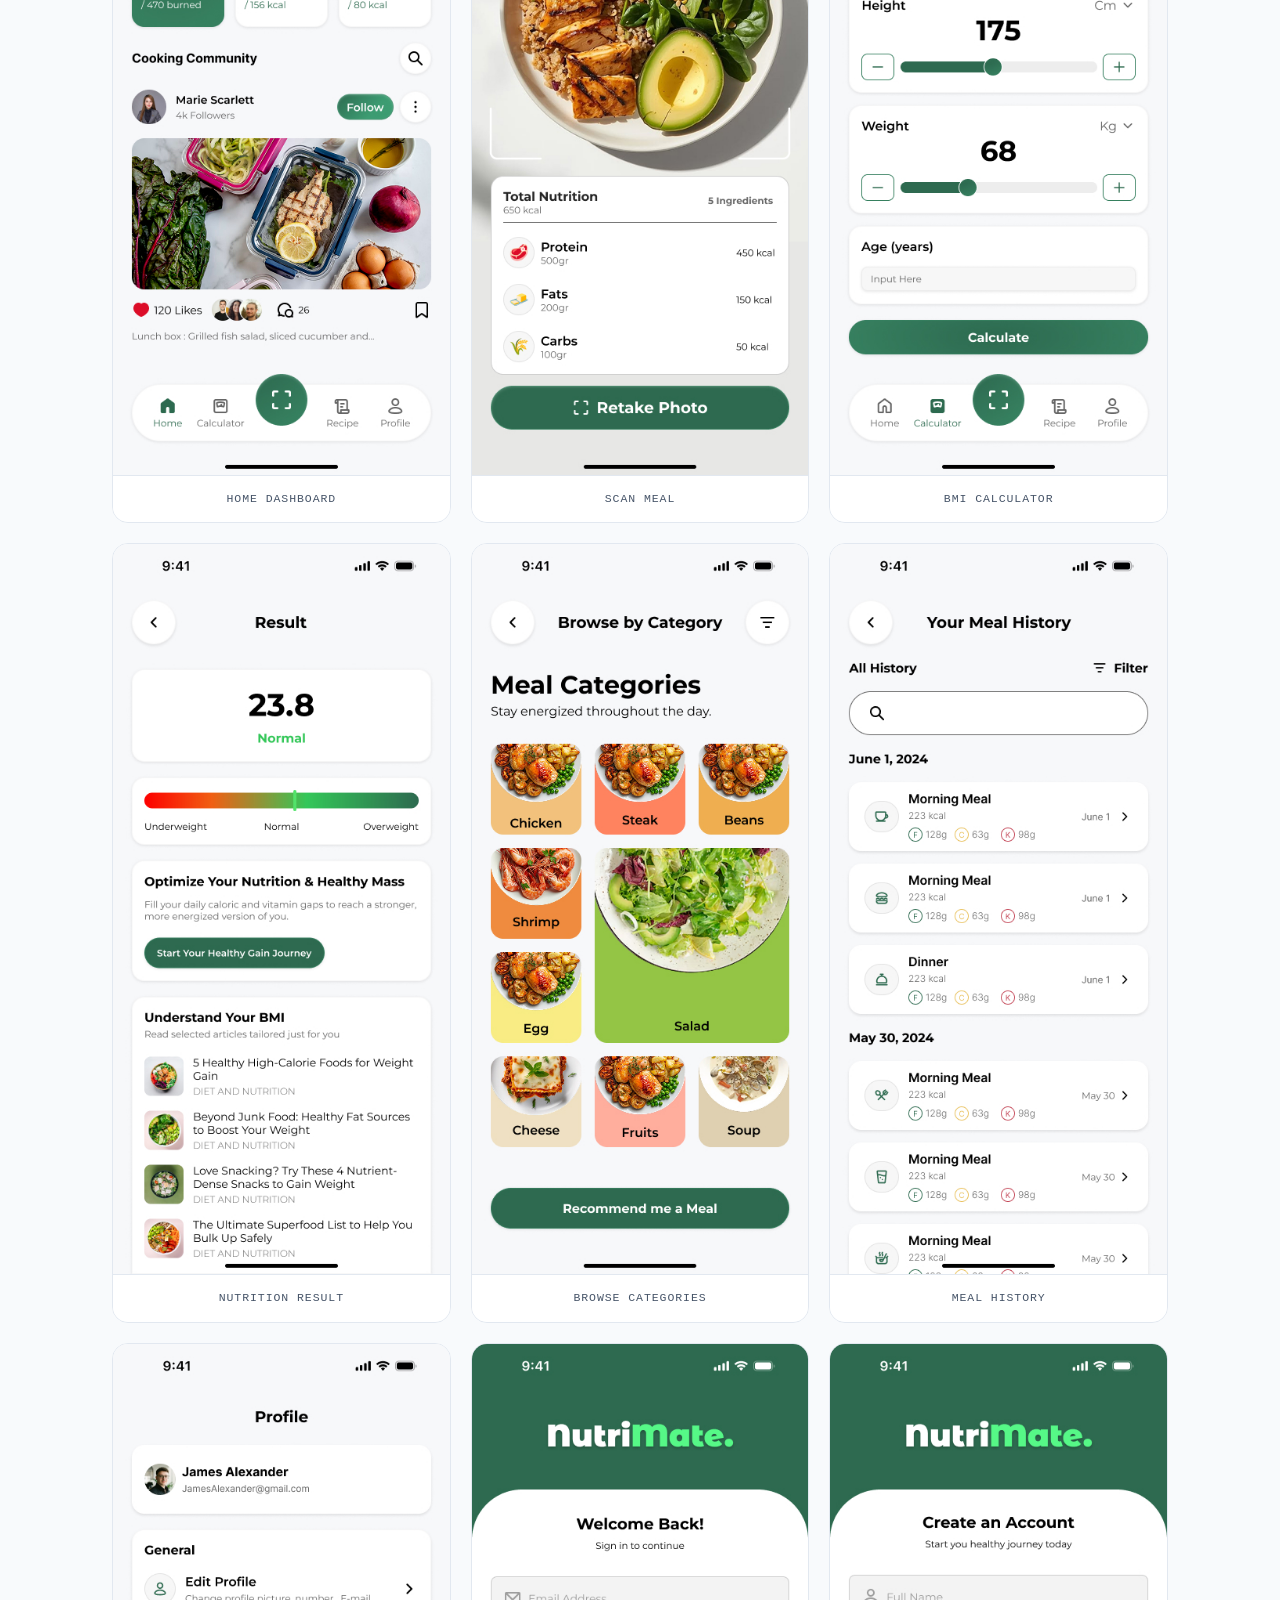
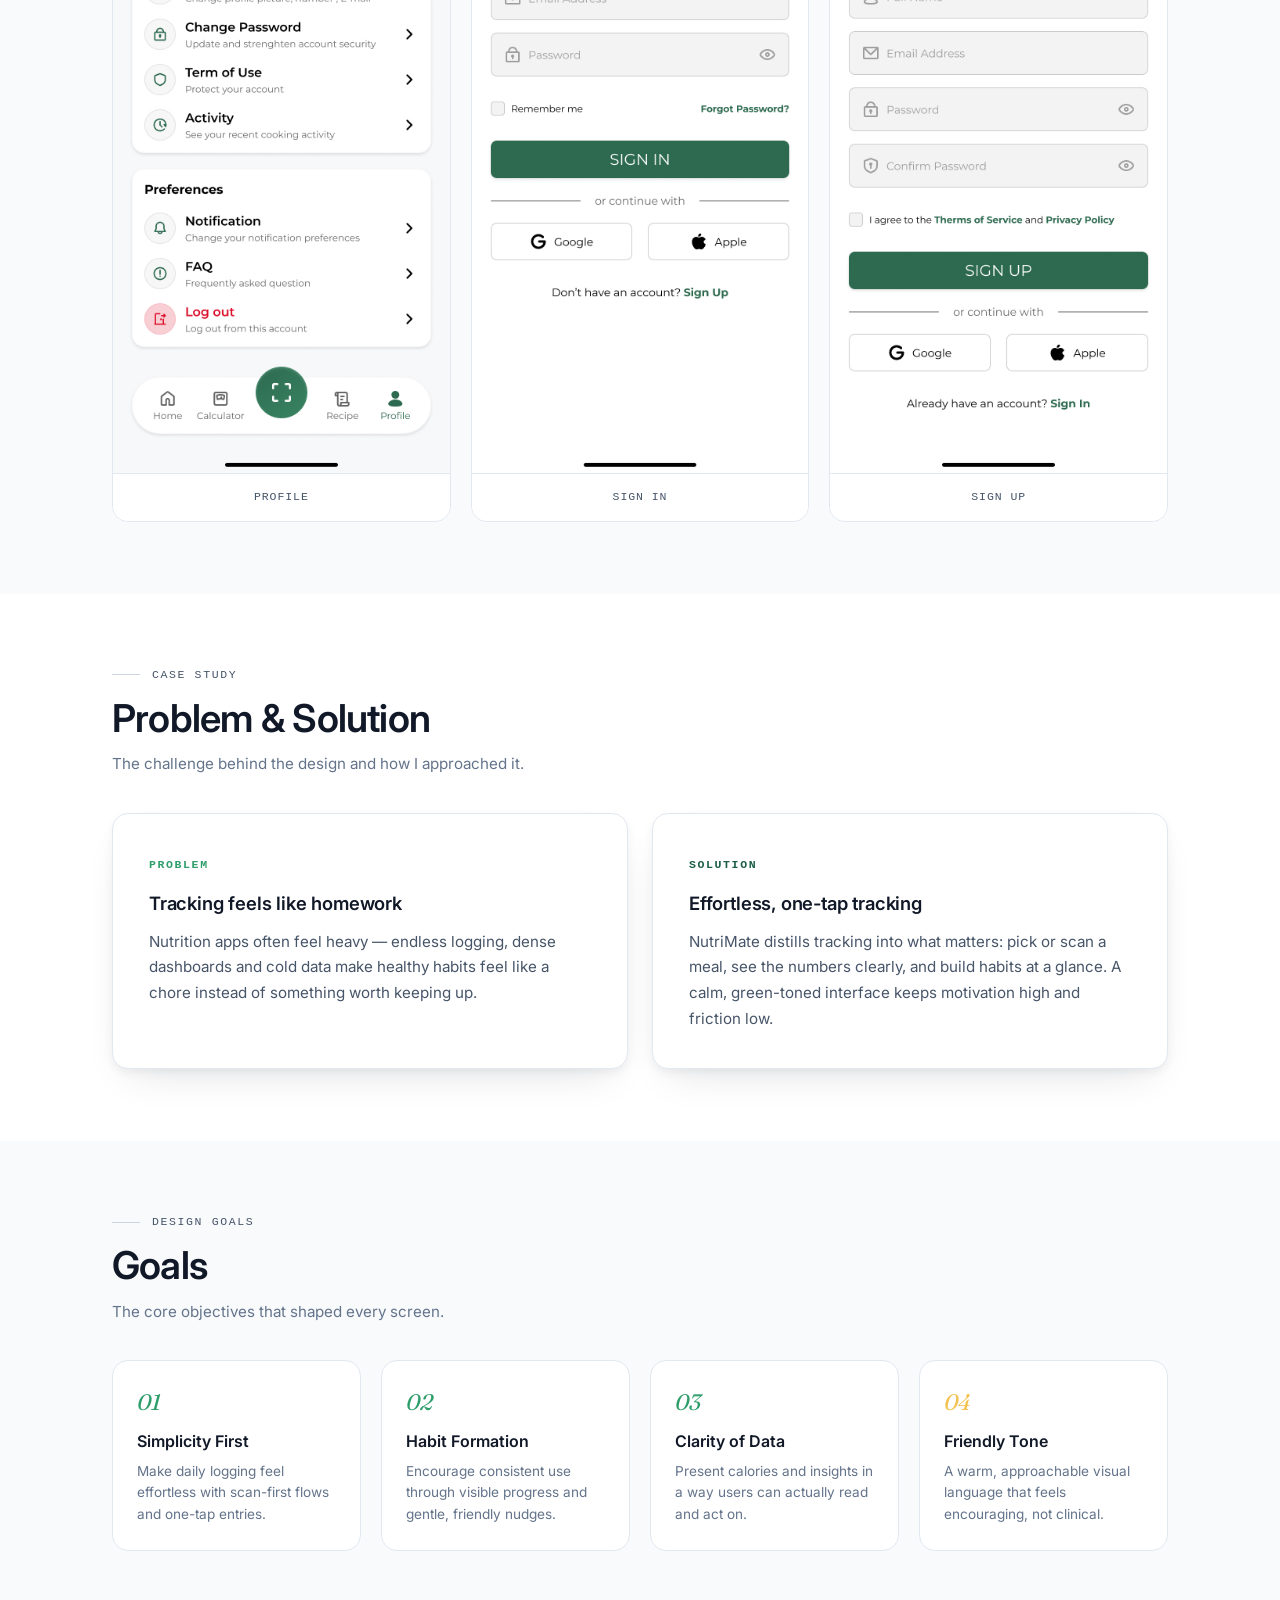
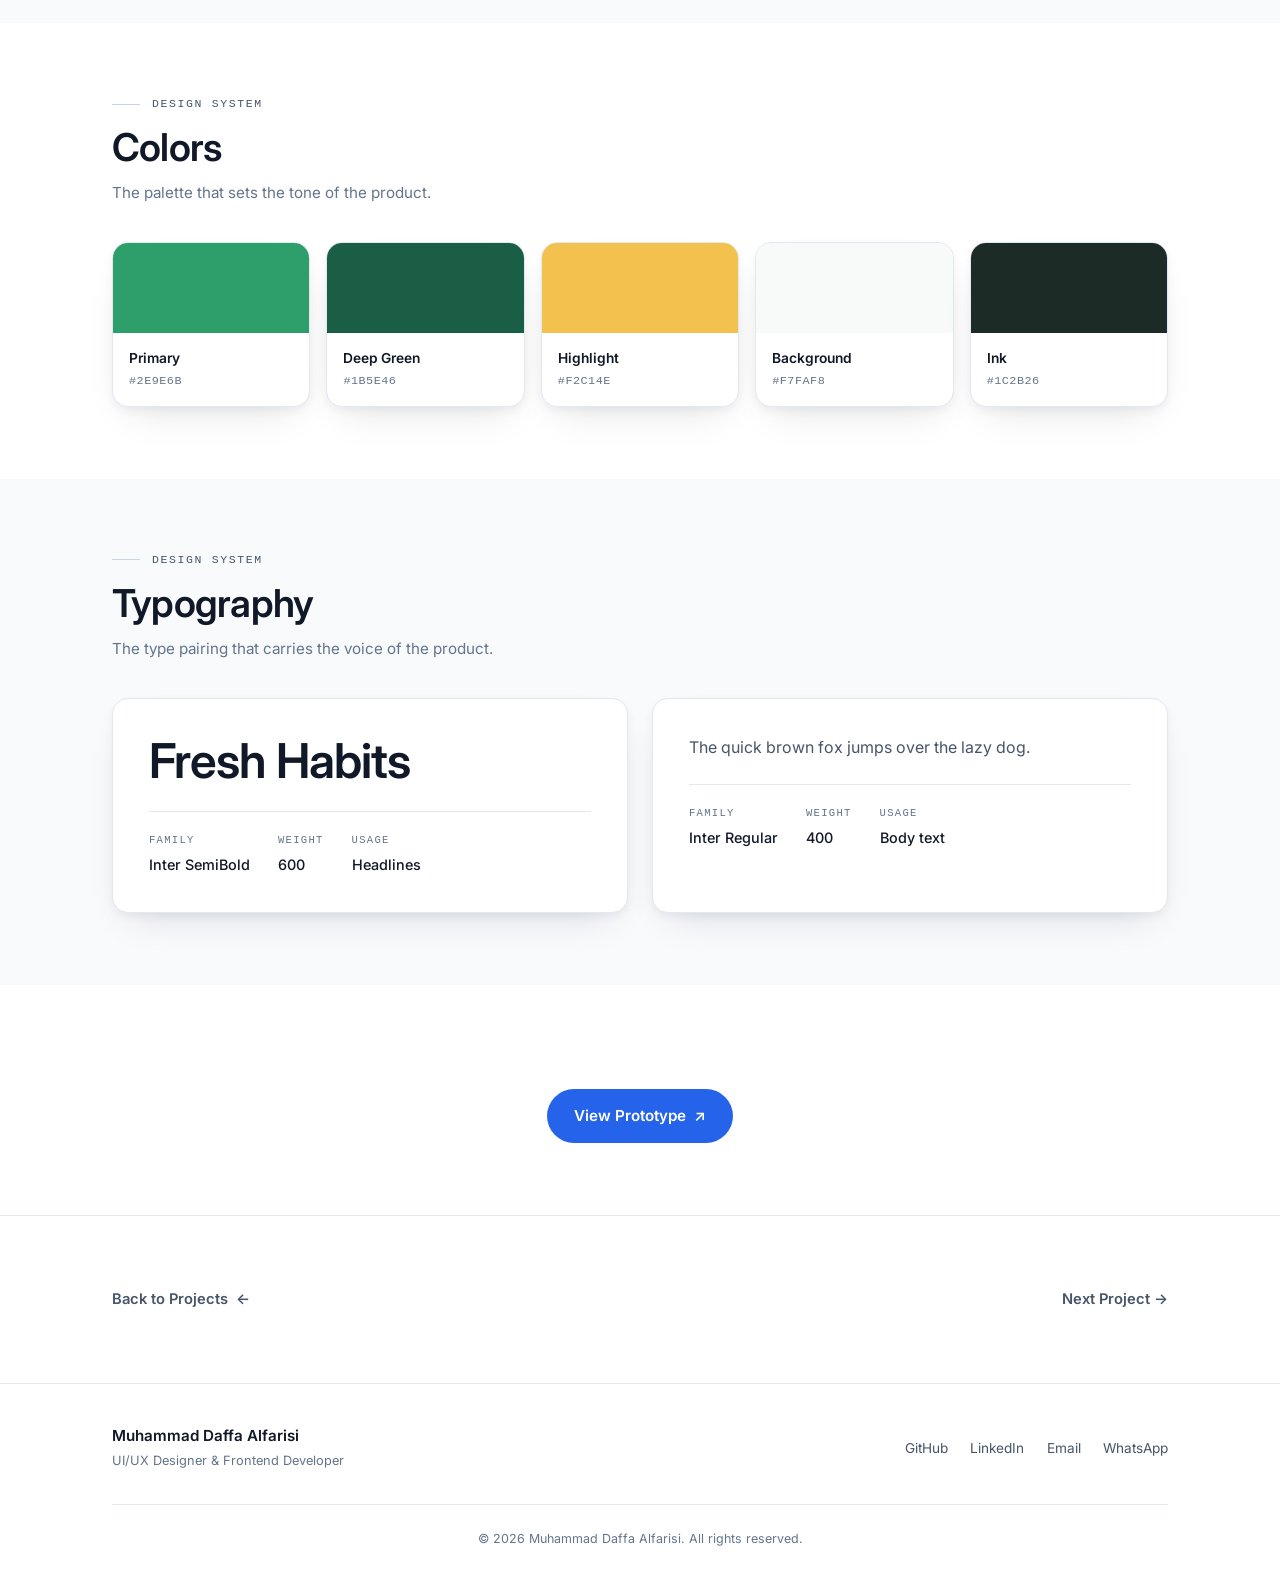
<file: projects/nutrimate.html>
<!DOCTYPE html>
<html lang="en">
<head>
  <meta charset="UTF-8">
  <meta name="viewport" content="width=device-width, initial-scale=1.0">
  <title>NutriMate — Muhammad Daffa Alfarisi</title>
  <meta name="description" content="NutriMate — A modern nutrition and healthy lifestyle mobile app designed to help users track nutrition, discover meals, and maintain healthier daily habits.">
  <meta name="theme-color" content="#FFFFFF">
  <link rel="icon" href="data:image/svg+xml,%3Csvg xmlns='http://www.w3.org/2000/svg' viewBox='0 0 32 32'%3E%3Crect width='32' height='32' rx='8' fill='%232563EB'/%3E%3Ctext x='16' y='23' font-family='Georgia' font-size='19' text-anchor='middle' fill='%23FFFFFF' font-style='italic'%3ED%3C/text%3E%3C/svg%3E">
  <link rel="preconnect" href="https://fonts.googleapis.com">
  <link rel="preconnect" href="https://fonts.gstatic.com" crossorigin>
  <link href="https://fonts.googleapis.com/css2?family=Fraunces:ital,opsz,wght@0,9..144,300..700;1,9..144,300..700&family=Inter:wght@400;500;600;700&display=swap" rel="stylesheet">
  <link rel="stylesheet" href="../css/styles.css">
  <link rel="stylesheet" href="../css/project.css">
</head>
<body>

  <header class="pd-header" data-header>
    <div class="pd-header-inner">
      <a class="pd-back" href="../index.html#projects">
        <span class="pd-back-arrow" aria-hidden="true">←</span>
        Back to Projects
      </a>
      <span class="pd-header-index">01</span>
    </div>
  </header>

  <main>

    <section class="pd-hero pd-hero--compact">
      <div class="pd-container">
        <div class="pd-hero-content reveal">
          <p class="eyebrow">01 — NutriMate</p>
          <h1 class="pd-hero-title">NutriMate</h1>
          <p class="pd-hero-subtitle">Nutrition &amp; Healthy Lifestyle Mobile App</p>
          <p class="pd-hero-desc">
            A clean, visually driven nutrition app for tracking meals and building healthier habits.
          </p>
          <div class="pd-meta pd-meta--inline">
            <span class="pd-meta-value">UI/UX Designer</span>
            <span class="pd-meta-sep" aria-hidden="true">·</span>
            <span class="pd-meta-value">Mobile App</span>
            <span class="pd-meta-sep" aria-hidden="true">·</span>
            <span class="pd-meta-value">Figma</span>
          </div>
        </div>
      </div>
    </section>

    <section class="pd-section pd-section--featured">
      <div class="pd-container">
        <div class="pd-video-wrapper pd-video-wrapper--mockup reveal">
          <video class="pd-video" muted playsinline loop preload="metadata" poster="../assets/nutrimate-cover.jpg" aria-label="NutriMate project mockup">
            <source src="../assets/nutrimate/nutrimate-mockup.mp4" type="video/mp4">
          </video>
        </div>
      </div>
    </section>

    <section class="pd-section pd-section--soft">
      <div class="pd-container">
        <div class="pd-section-head reveal">
          <p class="eyebrow">UI Screens</p>
          <h2 class="pd-section-title">Key Screens</h2>
        </div>
        <div class="pd-screens-grid">
          <figure class="pd-screen reveal">
            <img class="pd-screen-img" src="../assets/nutrimate/home-dashboard.jpg" alt="NutriMate Home Dashboard" loading="lazy">
            <figcaption class="pd-screen-label">Home Dashboard</figcaption>
          </figure>
          <figure class="pd-screen reveal" style="--delay:80ms">
            <img class="pd-screen-img" src="../assets/nutrimate/meal-tracker.jpg" alt="NutriMate Scan Meal" loading="lazy">
            <figcaption class="pd-screen-label">Scan Meal</figcaption>
          </figure>
          <figure class="pd-screen reveal" style="--delay:160ms">
            <img class="pd-screen-img" src="../assets/nutrimate/nutrition-insights.jpg" alt="NutriMate BMI Calculator" loading="lazy">
            <figcaption class="pd-screen-label">BMI Calculator</figcaption>
          </figure>
          <figure class="pd-screen reveal">
            <img class="pd-screen-img" src="../assets/nutrimate/nutrition-insights-result.jpg" alt="NutriMate Nutrition Result" loading="lazy">
            <figcaption class="pd-screen-label">Nutrition Result</figcaption>
          </figure>
          <figure class="pd-screen reveal" style="--delay:80ms">
            <img class="pd-screen-img" src="../assets/nutrimate/recipe-discovery.jpg" alt="NutriMate Browse Categories" loading="lazy">
            <figcaption class="pd-screen-label">Browse Categories</figcaption>
          </figure>
          <figure class="pd-screen reveal" style="--delay:160ms">
            <img class="pd-screen-img" src="../assets/nutrimate/habit-tracker.jpg" alt="NutriMate Meal History" loading="lazy">
            <figcaption class="pd-screen-label">Meal History</figcaption>
          </figure>
          <figure class="pd-screen reveal">
            <img class="pd-screen-img" src="../assets/nutrimate/profile-settings.jpg" alt="NutriMate Profile" loading="lazy">
            <figcaption class="pd-screen-label">Profile</figcaption>
          </figure>
          <figure class="pd-screen reveal" style="--delay:80ms">
            <img class="pd-screen-img" src="../assets/nutrimate/sign-in.jpg" alt="NutriMate Sign In" loading="lazy">
            <figcaption class="pd-screen-label">Sign In</figcaption>
          </figure>
          <figure class="pd-screen reveal" style="--delay:160ms">
            <img class="pd-screen-img" src="../assets/nutrimate/sign-up.jpg" alt="NutriMate Sign Up" loading="lazy">
            <figcaption class="pd-screen-label">Sign Up</figcaption>
          </figure>
        </div>
      </div>
    </section>

    <section class="pd-section">
      <div class="pd-container">
        <div class="pd-section-head reveal">
          <p class="eyebrow">Case Study</p>
          <h2 class="pd-section-title">Problem &amp; Solution</h2>
          <p class="pd-section-sub">The challenge behind the design and how I approached it.</p>
        </div>
        <div class="pd-case-grid">
          <div class="pd-case-card reveal" style="--case-accent:#2E9E6B">
            <span class="pd-case-kicker">Problem</span>
            <h3 class="pd-case-title">Tracking feels like homework</h3>
            <p class="pd-case-text">Nutrition apps often feel heavy — endless logging, dense dashboards and cold data make healthy habits feel like a chore instead of something worth keeping up.</p>
          </div>
          <div class="pd-case-card reveal" style="--delay:80ms;--case-accent:#1B5E46">
            <span class="pd-case-kicker">Solution</span>
            <h3 class="pd-case-title">Effortless, one-tap tracking</h3>
            <p class="pd-case-text">NutriMate distills tracking into what matters: pick or scan a meal, see the numbers clearly, and build habits at a glance. A calm, green-toned interface keeps motivation high and friction low.</p>
          </div>
        </div>
      </div>
    </section>

    <section class="pd-section pd-section--soft">
      <div class="pd-container">
        <div class="pd-section-head reveal">
          <p class="eyebrow">Design Goals</p>
          <h2 class="pd-section-title">Goals</h2>
          <p class="pd-section-sub">The core objectives that shaped every screen.</p>
        </div>
        <div class="pd-goals-grid">
          <div class="pd-goal-card reveal" style="--case-accent:#2E9E6B">
            <span class="pd-goal-index">01</span>
            <h3 class="pd-goal-title">Simplicity First</h3>
            <p class="pd-goal-desc">Make daily logging feel effortless with scan-first flows and one-tap entries.</p>
          </div>
          <div class="pd-goal-card reveal" style="--delay:80ms;--case-accent:#2E9E6B">
            <span class="pd-goal-index">02</span>
            <h3 class="pd-goal-title">Habit Formation</h3>
            <p class="pd-goal-desc">Encourage consistent use through visible progress and gentle, friendly nudges.</p>
          </div>
          <div class="pd-goal-card reveal" style="--delay:160ms;--case-accent:#2E9E6B">
            <span class="pd-goal-index">03</span>
            <h3 class="pd-goal-title">Clarity of Data</h3>
            <p class="pd-goal-desc">Present calories and insights in a way users can actually read and act on.</p>
          </div>
          <div class="pd-goal-card reveal" style="--delay:240ms;--case-accent:#F2C14E">
            <span class="pd-goal-index">04</span>
            <h3 class="pd-goal-title">Friendly Tone</h3>
            <p class="pd-goal-desc">A warm, approachable visual language that feels encouraging, not clinical.</p>
          </div>
        </div>
      </div>
    </section>

    <section class="pd-section">
      <div class="pd-container">
        <div class="pd-section-head reveal">
          <p class="eyebrow">Design System</p>
          <h2 class="pd-section-title">Colors</h2>
          <p class="pd-section-sub">The palette that sets the tone of the product.</p>
        </div>
        <div class="pd-colors-grid">
          <div class="pd-color-chip reveal" style="--c:#2E9E6B">
            <div class="pd-color-swatch"></div>
            <div class="pd-color-info">
              <p class="pd-color-name">Primary</p>
              <p class="pd-color-hex">#2E9E6B</p>
            </div>
          </div>
          <div class="pd-color-chip reveal" style="--delay:80ms;--c:#1B5E46">
            <div class="pd-color-swatch"></div>
            <div class="pd-color-info">
              <p class="pd-color-name">Deep Green</p>
              <p class="pd-color-hex">#1B5E46</p>
            </div>
          </div>
          <div class="pd-color-chip reveal" style="--delay:160ms;--c:#F2C14E">
            <div class="pd-color-swatch"></div>
            <div class="pd-color-info">
              <p class="pd-color-name">Highlight</p>
              <p class="pd-color-hex">#F2C14E</p>
            </div>
          </div>
          <div class="pd-color-chip reveal" style="--delay:240ms;--c:#F7FAF8">
            <div class="pd-color-swatch"></div>
            <div class="pd-color-info">
              <p class="pd-color-name">Background</p>
              <p class="pd-color-hex">#F7FAF8</p>
            </div>
          </div>
          <div class="pd-color-chip reveal" style="--delay:320ms;--c:#1C2B26">
            <div class="pd-color-swatch"></div>
            <div class="pd-color-info">
              <p class="pd-color-name">Ink</p>
              <p class="pd-color-hex">#1C2B26</p>
            </div>
          </div>
        </div>
      </div>
    </section>

    <section class="pd-section pd-section--soft">
      <div class="pd-container">
        <div class="pd-section-head reveal">
          <p class="eyebrow">Design System</p>
          <h2 class="pd-section-title">Typography</h2>
          <p class="pd-section-sub">The type pairing that carries the voice of the product.</p>
        </div>
        <div class="pd-type-grid">
          <div class="pd-type-card reveal">
            <p class="pd-type-sample--display">Fresh Habits</p>
            <div class="pd-type-meta">
              <div>
                <span class="pd-type-label">Family</span>
                <span class="pd-type-value">Inter SemiBold</span>
              </div>
              <div>
                <span class="pd-type-label">Weight</span>
                <span class="pd-type-value">600</span>
              </div>
              <div>
                <span class="pd-type-label">Usage</span>
                <span class="pd-type-value">Headlines</span>
              </div>
            </div>
          </div>
          <div class="pd-type-card reveal" style="--delay:80ms">
            <p class="pd-type-sample--body">The quick brown fox jumps over the lazy dog.</p>
            <div class="pd-type-meta">
              <div>
                <span class="pd-type-label">Family</span>
                <span class="pd-type-value">Inter Regular</span>
              </div>
              <div>
                <span class="pd-type-label">Weight</span>
                <span class="pd-type-value">400</span>
              </div>
              <div>
                <span class="pd-type-label">Usage</span>
                <span class="pd-type-value">Body text</span>
              </div>
            </div>
          </div>
        </div>
      </div>
    </section>

    <section class="pd-section">
      <div class="pd-container">
        <div class="pd-centered reveal">
          <div class="pd-prototype-cta">
            <a class="btn btn--primary" href="https://www.figma.com/design/1GpHxBwCd05Q9O2DH53Bqr/Portofolio?node-id=201-651&amp;t=xkA0lG2m2R54yN9o-1" target="_blank" rel="noopener noreferrer">
              View Prototype <span aria-hidden="true">↗</span>
            </a>
          </div>
        </div>
      </div>
    </section>

    <section class="pd-section pd-nav-footer">
      <div class="pd-container">
        <div class="pd-footer-nav">
          <a class="pd-footer-link" href="../index.html#projects">
            <span class="pd-footer-link-label">Back to Projects</span>
            <span class="pd-footer-link-arrow" aria-hidden="true">←</span>
          </a>
          <a class="pd-footer-link pd-footer-link--next" href="eduflex.html">
            <span class="pd-footer-link-label">Next Project →</span>
          </a>
        </div>
      </div>
    </section>

  </main>

  <footer class="site-footer">
    <div class="container">
      <div class="footer-inner">
        <div class="footer-brand">
          <p class="footer-name">Muhammad Daffa Alfarisi</p>
          <p class="footer-role">UI/UX Designer &amp; Frontend Developer</p>
        </div>
        <ul class="footer-links">
          <li><a href="https://github.com/d1fy5" target="_blank" rel="noopener noreferrer">GitHub</a></li>
          <li><a href="https://www.linkedin.com/in/muhammad-daffa-alfarisi-499421376" target="_blank" rel="noopener noreferrer">LinkedIn</a></li>
          <li><a href="mailto:daffalfari1108@gmail.com">Email</a></li>
          <li><a href="https://wa.me/6282136729075" target="_blank" rel="noopener noreferrer">WhatsApp</a></li>
        </ul>
      </div>
      <p class="footer-copy">&copy; 2026 Muhammad Daffa Alfarisi. All rights reserved.</p>
    </div>
  </footer>

  <script>
    document.querySelectorAll(".reveal").forEach((el) => {
      const observer = new IntersectionObserver(
        (entries) => {
          entries.forEach((entry) => {
            if (entry.isIntersecting) {
              entry.target.classList.add("is-visible");
              observer.unobserve(entry.target);
            }
          });
        },
        { threshold: 0.12, rootMargin: "0px 0px -40px 0px" }
      );
      observer.observe(el);
    });

    document.querySelectorAll(".pd-video").forEach((video) => {
      const wrapper = video.closest(".pd-video-wrapper");
      if (!wrapper) return;

      const play = () => {
        video.currentTime = 0;
        video.play().catch(() => {});
      };
      const stop = () => {
        video.pause();
        video.currentTime = 0;
      };

      wrapper.addEventListener("mouseenter", () => {
        if (video.paused) play();
      });

      let clickGuardActive = false;
      video.addEventListener("click", () => {
        clickGuardActive = true;
        setTimeout(() => {
          clickGuardActive = false;
        }, 350);
        if (video.paused) {
          video.play().catch(() => {});
        } else {
          stop();
        }
      });
      wrapper.addEventListener("mouseleave", () => {
        if (clickGuardActive) return;
        if (!video.paused) stop();
      });
    });
  </script>
</body>
</html>
</file>
<file: css/styles.css>
:root {
  --bg-primary: #FFFFFF;
  --bg-secondary: #F8FAFC;
  --bg: #FFFFFF;
  --bg-elev: #FFFFFF;
  --bg-soft: #F8FAFC;
  --text-primary: #111827;
  --text-secondary: #64748B;
  --border-color: #E2E8F0;
  --primary-blue: #2563EB;
  --primary-blue-hover: #1D4ED8;
  --soft-blue: #EFF6FF;
  --blue-border: #BFDBFE;

  --border: #E2E8F0;
  --border-strong: #CBD5E1;
  --text: #111827;
  --text-soft: #475569;
  --text-muted: #64748B;
  --accent: #2563EB;
  --accent-hover: #1D4ED8;
  --accent-strong: #1D4ED8;
  --accent-deep: #1E40AF;
  --accent-soft: rgba(37, 99, 235, 0.1);
  --skeleton: #E2E8F0;

  --font-sans: "Inter", system-ui, -apple-system, "Segoe UI", sans-serif;
  --font-serif: "Fraunces", Georgia, "Times New Roman", serif;
  --font-mono: ui-monospace, "SF Mono", "Cascadia Mono", Menlo, Consolas, monospace;
  --container: 1120px;
  --nav-h: 72px;
  --radius: 16px;
  --shadow-soft: 0 1px 2px rgba(15, 23, 42, 0.04), 0 8px 24px -12px rgba(15, 23, 42, 0.08);
  --shadow-lift: 0 4px 10px rgba(15, 23, 42, 0.05), 0 18px 40px -18px rgba(15, 23, 42, 0.14);
}

*,
*::before,
*::after {
  box-sizing: border-box;
}

html {
  scroll-behavior: smooth;
  scroll-padding-top: calc(var(--nav-h) + 16px);
}

body {
  margin: 0;
  overflow-x: hidden;
  background: var(--bg-primary);
  color: var(--text-primary);
  font-family: var(--font-sans);
  font-size: 1rem;
  line-height: 1.6;
  -webkit-font-smoothing: antialiased;
  text-rendering: optimizeLegibility;
}

body.menu-open {
  overflow: hidden;
}

::selection {
  background: var(--accent-deep);
  color: #FFFFFF;
}

::-webkit-scrollbar {
  width: 10px;
}

::-webkit-scrollbar-track {
  background: var(--bg-primary);
}

::-webkit-scrollbar-thumb {
  background: var(--border-strong);
  border-radius: 5px;
}

img {
  display: block;
  max-width: 100%;
  height: auto;
}

svg {
  display: block;
  max-width: 100%;
}

ul,
ol {
  margin: 0;
  padding: 0;
  list-style: none;
}

a {
  color: inherit;
  text-decoration: none;
}

h1,
h2,
h3,
p {
  margin: 0;
}

h1,
h2,
h3 {
  text-wrap: balance;
}

:focus-visible {
  outline: 2px solid var(--accent);
  outline-offset: 3px;
  border-radius: 4px;
}

.container {
  width: 100%;
  max-width: var(--container);
  margin-inline: auto;
  padding-inline: clamp(1.25rem, 4vw, 2rem);
}

.skip-link {
  position: absolute;
  left: 1rem;
  top: -100%;
  z-index: 300;
  background: var(--primary-blue);
  color: #FFFFFF;
  font-weight: 600;
  font-size: 0.9rem;
  padding: 0.6rem 1.1rem;
  border-radius: 8px;
  transition: top 0.2s ease;
}

.skip-link:focus {
  top: 1rem;
}

.btn {
  display: inline-flex;
  align-items: center;
  justify-content: center;
  gap: 0.5rem;
  border: 1px solid transparent;
  border-radius: 999px;
  font-family: var(--font-sans);
  font-weight: 600;
  font-size: 0.95rem;
  padding: 0.85rem 1.6rem;
  cursor: pointer;
  transition: background 0.25s ease, color 0.25s ease, border-color 0.25s ease, transform 0.25s ease, box-shadow 0.25s ease;
}

.btn--sm {
  font-size: 0.85rem;
  padding: 0.55rem 1.15rem;
}

.btn--lg {
  font-size: 1.05rem;
  padding: 1rem 2.1rem;
}

.btn--primary {
  background: var(--primary-blue);
  color: #FFFFFF;
}

.btn--primary:hover {
  background: var(--primary-blue-hover);
  transform: translateY(-2px);
  box-shadow: 0 14px 30px -14px rgba(37, 99, 235, 0.5);
}

.btn--primary:active {
  background: var(--primary-blue-hover);
  transform: translateY(0);
}

.btn--ghost {
  background: #FFFFFF;
  border-color: var(--border-strong);
  color: var(--text-primary);
}

.btn--ghost:hover {
  background: var(--soft-blue);
  border-color: var(--accent);
  transform: translateY(-2px);
}

.btn--ghost:active {
  border-color: var(--accent-strong);
  transform: translateY(0);
}

.eyebrow {
  display: flex;
  align-items: center;
  gap: 0.75rem;
  font-family: var(--font-mono);
  font-size: 0.72rem;
  letter-spacing: 0.14em;
  text-transform: uppercase;
  color: var(--text-soft);
}

.eyebrow::before {
  content: "";
  width: 1.75rem;
  height: 1px;
  background: var(--border-strong);
}

.eyebrow--center {
  justify-content: center;
}

.eyebrow--center::before {
  display: none;
}

.section {
  padding-block: clamp(3.5rem, 9vh, 7.5rem);
}

.section + .section {
  border-top: 1px solid var(--border-color);
}

.section-title {
  margin-top: 0.9rem;
  font-size: clamp(1.9rem, 3.6vw, 2.75rem);
  font-weight: 600;
  letter-spacing: -0.02em;
  line-height: 1.15;
  color: var(--text-primary);
}

.section-head {
  margin-bottom: clamp(2.25rem, 5vh, 3.5rem);
}

.section-sub {
  margin-top: 0.9rem;
  max-width: 46ch;
  color: var(--text-muted);
  font-size: 0.95rem;
}

.reveal {
  opacity: 0;
  transform: translateY(24px);
  transition: opacity 0.7s ease, transform 0.7s ease;
  transition-delay: var(--delay, 0ms);
}

.reveal.is-visible {
  opacity: 1;
  transform: none;
}

.site-header {
  position: fixed;
  inset: 0 0 auto 0;
  z-index: 100;
  height: var(--nav-h);
  display: flex;
  align-items: center;
  background: var(--bg-primary);
  border-bottom: 1px solid var(--border-color);
  transition: background 0.3s ease, border-color 0.3s ease, box-shadow 0.3s ease, backdrop-filter 0.3s ease;
}

.site-header.is-scrolled {
  background: rgba(255, 255, 255, 0.85);
  -webkit-backdrop-filter: blur(12px);
  backdrop-filter: blur(12px);
  border-bottom-color: var(--border-color);
  box-shadow: 0 1px 12px rgba(15, 23, 42, 0.05);
}

.nav {
  display: flex;
  align-items: center;
  justify-content: space-between;
  gap: 1.5rem;
}

.nav-brand {
  font-weight: 600;
  font-size: 0.95rem;
  letter-spacing: -0.01em;
  color: var(--text-primary);
  white-space: nowrap;
  transition: color 0.25s ease;
}

.nav-brand:hover {
  color: var(--accent);
}

.nav-links ul {
  display: flex;
  align-items: center;
  gap: 0.35rem;
}

.nav-links a {
  position: relative;
  display: inline-block;
  padding: 0.45rem 0.8rem;
  font-size: 0.9rem;
  color: var(--text-soft);
  border-radius: 6px;
  transition: color 0.25s ease;
}

.nav-links a::after {
  content: "";
  position: absolute;
  left: 0.8rem;
  right: 0.8rem;
  bottom: 0.2rem;
  height: 2px;
  background: var(--accent);
  transform: scaleX(0);
  transform-origin: left;
  transition: transform 0.3s ease;
}

.nav-links a:hover {
  color: var(--accent);
}

.nav-links a:hover::after,
.nav-links a.is-active::after {
  transform: scaleX(1);
}

.nav-links a.is-active {
  color: var(--accent);
}

.nav-actions {
  display: flex;
  align-items: center;
  gap: 0.75rem;
}

.nav-toggle {
  display: none;
  position: relative;
  z-index: 110;
  width: 44px;
  height: 44px;
  border: 1px solid var(--border-color);
  border-radius: 10px;
  background: transparent;
  cursor: pointer;
  flex-direction: column;
  align-items: center;
  justify-content: center;
  gap: 6px;
}

.nav-toggle span {
  display: block;
  width: 18px;
  height: 2px;
  border-radius: 2px;
  background: var(--text-primary);
  transition: transform 0.3s ease, opacity 0.3s ease;
}

.nav-toggle.is-active span:nth-child(1) {
  transform: translateY(4px) rotate(45deg);
}

.nav-toggle.is-active span:nth-child(2) {
  transform: translateY(-4px) rotate(-45deg);
}

.mobile-menu {
  position: fixed;
  inset: 0;
  z-index: 95;
  background: rgba(255, 255, 255, 0.98);
  -webkit-backdrop-filter: blur(14px);
  backdrop-filter: blur(14px);
  display: flex;
  overflow-y: auto;
  overscroll-behavior: contain;
  opacity: 0;
  visibility: hidden;
  transition: opacity 0.35s ease, visibility 0.35s;
}

.mobile-menu.is-open {
  opacity: 1;
  visibility: visible;
}

.mobile-menu nav {
  margin: auto;
  display: flex;
  flex-direction: column;
  align-items: center;
  gap: 2.25rem;
  padding: calc(var(--nav-h) + 1.25rem) 1.5rem calc(1.25rem + env(safe-area-inset-bottom));
}

.mobile-menu ul {
  display: flex;
  flex-direction: column;
  align-items: center;
  gap: 0.25rem;
}

.mobile-menu a {
  display: inline-flex;
  align-items: baseline;
  gap: 0.75rem;
  padding: 0.45rem 0.75rem;
  font-size: clamp(1.55rem, 6vw, 2.1rem);
  font-weight: 600;
  letter-spacing: -0.02em;
  color: var(--text-primary);
  border-radius: 8px;
  transition: color 0.25s ease;
}

.mobile-menu a:hover {
  color: var(--accent);
}

.mobile-menu .menu-index {
  font-family: var(--font-mono);
  font-size: 0.78rem;
  color: var(--text-muted);
}

.hero {
  position: relative;
  min-height: calc(100vh - var(--nav-h));
  min-height: calc(100svh - var(--nav-h));
  display: flex;
  align-items: center;
  padding-block: clamp(4.5rem, 12vh, 9rem) clamp(3.5rem, 8vh, 6rem);
  overflow: hidden;
  background: var(--bg-primary);
}

.hero::before {
  content: "";
  position: absolute;
  inset: 0;
  background-image: radial-gradient(circle, rgba(37, 99, 235, 0.14) 1px, transparent 1px);
  background-size: 28px 28px;
  -webkit-mask-image: radial-gradient(ellipse 90% 80% at 50% 35%, #000 30%, transparent 75%);
  mask-image: radial-gradient(ellipse 90% 80% at 50% 35%, #000 30%, transparent 75%);
  pointer-events: none;
}

.hero-grid {
  position: relative;
  display: grid;
  grid-template-columns: 1.1fr 0.9fr;
  gap: clamp(2.5rem, 6vw, 4.5rem);
  align-items: center;
}

.hero-eyebrow {
  font-family: var(--font-mono);
  font-size: 0.75rem;
  letter-spacing: 0.14em;
  text-transform: uppercase;
  color: var(--text-muted);
}

.hero-copy h1 {
  margin-top: 1.1rem;
  font-size: clamp(2.05rem, 6.4vw, 4.6rem);
  font-weight: 600;
  letter-spacing: -0.035em;
  line-height: 1.04;
  color: var(--text-primary);
}

.hero-role {
  margin-top: 1.15rem;
  display: flex;
  align-items: center;
  gap: 0.4rem;
  font-size: 1.1rem;
  font-weight: 500;
  color: var(--text-soft);
}

.hero-caret {
  display: inline-block;
  width: 9px;
  height: 1.15em;
  border-radius: 1px;
  background: var(--accent);
  animation: blink 1.1s steps(1) infinite;
}

@keyframes blink {
  0%, 49% { opacity: 1; }
  50%, 100% { opacity: 0; }
}

.hero-headline {
  margin-top: 1.6rem;
  font-family: var(--font-serif);
  font-style: italic;
  font-weight: 400;
  font-size: clamp(1.2rem, 2.6vw, 1.75rem);
  line-height: 1.4;
  color: var(--text-primary);
}

.hero-desc {
  margin-top: 1.25rem;
  max-width: 36rem;
  color: var(--text-muted);
  font-size: 0.98rem;
}

.hero-actions {
  margin-top: 2.25rem;
  display: flex;
  flex-wrap: wrap;
  gap: 0.85rem;
}

.hero-visual {
  position: relative;
  animation: float 8s ease-in-out infinite;
}

.hero-visual::before {
  content: "";
  position: absolute;
  inset: -18%;
  background: radial-gradient(circle at 50% 35%, rgba(37, 99, 235, 0.1), transparent 62%);
  pointer-events: none;
}

@keyframes float {
  0%, 100% { transform: translateY(0); }
  50% { transform: translateY(-10px); }
}

.mock {
  position: relative;
  background: linear-gradient(180deg, #FFFFFF, var(--bg-soft));
  border: 1px solid var(--border-color);
  border-radius: var(--radius);
  overflow: hidden;
  box-shadow: var(--shadow-lift);
}

.mock-head {
  display: flex;
  align-items: center;
  gap: 0.35rem;
  padding: 0.65rem 0.85rem;
  border-bottom: 1px solid var(--border-color);
  background: var(--bg-soft);
}

.mock-dot {
  width: 7px;
  height: 7px;
  border-radius: 50%;
  background: var(--border-strong);
}

.mock-head-line {
  margin-left: auto;
  width: 90px;
  max-width: 30%;
  height: 6px;
  border-radius: 3px;
  background: var(--skeleton);
}

.mock-body {
  display: flex;
  min-height: 230px;
}

.mock-side {
  width: 38px;
  flex-shrink: 0;
  display: flex;
  flex-direction: column;
  gap: 10px;
  padding: 14px 11px;
  border-right: 1px solid var(--border-color);
}

.mock-nav {
  height: 6px;
  border-radius: 3px;
  background: var(--border-color);
}

.mock-nav.is-active {
  background: var(--accent-soft);
}

.mock-content {
  flex: 1;
  display: flex;
  flex-direction: column;
  gap: 12px;
  padding: 14px;
}

.mock-stats {
  display: grid;
  grid-template-columns: repeat(3, 1fr);
  gap: 8px;
}

.mock-stat {
  display: flex;
  flex-direction: column;
  gap: 5px;
  padding: 8px;
  background: #FFFFFF;
  border: 1px solid var(--border-color);
  border-radius: 8px;
}

.mock-label {
  width: 70%;
  height: 5px;
  border-radius: 3px;
  background: var(--skeleton);
}

.mock-value {
  width: 45%;
  height: 7px;
  border-radius: 3px;
  background: var(--border-strong);
}

.mock-chart {
  flex: 1;
  width: 100%;
  min-height: 80px;
}

.mock-grid line {
  stroke: var(--border-color);
  stroke-width: 1;
}

.mock-area {
  fill: var(--accent-soft);
}

.mock-line {
  fill: none;
  stroke: var(--accent);
  stroke-width: 2;
}

.mock-chart-dot {
  fill: var(--accent);
}

.hero-chip {
  position: absolute;
  display: flex;
  align-items: center;
  gap: 0.55rem;
  background: #FFFFFF;
  border: 1px solid var(--border-color);
  border-radius: 10px;
  padding: 0.55rem 0.85rem;
  font-family: var(--font-mono);
  font-size: 0.72rem;
  color: var(--text-soft);
  box-shadow: var(--shadow-soft);
}

.hero-chip--code {
  bottom: -1rem;
  left: -1.6rem;
  animation: float 7s ease-in-out 1.2s infinite;
}

.hero-chip--tag {
  top: -0.95rem;
  right: -1.1rem;
  color: var(--accent);
}

.hero-photo {
  position: relative;
  width: 100%;
  max-width: 420px;
  margin-inline: auto;
  aspect-ratio: 3 / 4;
  border-radius: calc(var(--radius) + 6px);
  overflow: hidden;
  border: 1px solid rgba(37, 99, 235, 0.35);
  background: linear-gradient(180deg, rgba(37, 99, 235, 0.22), rgba(37, 99, 235, 0.10));
  box-shadow: var(--shadow-lift);
}

.hero-photo-img {
  display: block;
  width: 100%;
  height: 100%;
  object-fit: cover;
  object-position: center;
  transform: scale(1.12);
}

.chip-dot {
  width: 7px;
  height: 7px;
  border-radius: 50%;
  background: var(--accent);
}

.about-grid {
  display: grid;
  grid-template-columns: 1fr 1.15fr;
  gap: clamp(2rem, 5vw, 4.5rem);
}

.about-lead {
  margin-top: 1.25rem;
  font-family: var(--font-serif);
  font-style: italic;
  font-size: 1.25rem;
  color: var(--text-soft);
}

.about-body {
  display: flex;
  flex-direction: column;
  gap: 1.1rem;
}

.about-body p {
  color: var(--text-muted);
  font-size: 0.98rem;
  max-width: 56ch;
}

.about-body p strong {
  color: var(--text-primary);
  font-weight: 600;
}

.about-chips {
  display: flex;
  flex-wrap: wrap;
  gap: 0.5rem;
  margin-top: 0.75rem;
}

.about-chips li {
  padding: 0.45rem 0.95rem;
  border: 1px solid var(--border-color);
  border-radius: 999px;
  font-size: 0.82rem;
  color: var(--text-soft);
  background: #FFFFFF;
  transition: border-color 0.25s ease, color 0.25s ease;
}

.about-chips li:hover {
  border-color: var(--accent);
  color: var(--accent);
}

.about-flow {
  margin-top: 1.5rem;
  padding-top: 1.75rem;
  border-top: 1px solid var(--border-color);
}

.flow-label {
  font-family: var(--font-mono);
  font-size: 0.7rem;
  letter-spacing: 0.14em;
  text-transform: uppercase;
  color: var(--text-muted);
}

.flow-list {
  display: flex;
  flex-wrap: wrap;
  align-items: center;
  gap: 0.4rem 0.85rem;
  margin-top: 0.85rem;
}

.flow-list li {
  font-weight: 600;
  font-size: 0.9rem;
  color: var(--text-soft);
}

.flow-list li[aria-hidden="true"] {
  font-family: var(--font-mono);
  color: var(--accent);
  font-weight: 400;
}

.skills-grid {
  display: grid;
  grid-template-columns: 1fr 1fr;
  gap: 1.5rem;
}

.skill-panel {
  background: var(--bg-elev);
  border: 1px solid var(--border-color);
  border-radius: var(--radius);
  padding: clamp(1.5rem, 3vw, 2.25rem);
  box-shadow: var(--shadow-soft);
  transition: border-color 0.3s ease, box-shadow 0.3s ease, transform 0.3s ease;
}

.skill-panel:hover {
  border-color: var(--border-strong);
  box-shadow: var(--shadow-lift);
  transform: translateY(-2px);
}

.skill-panel h3 {
  display: flex;
  align-items: baseline;
  justify-content: space-between;
  font-size: 1.02rem;
  font-weight: 600;
  letter-spacing: 0.06em;
  text-transform: uppercase;
  color: var(--text-soft);
}

.skill-count {
  font-family: var(--font-mono);
  font-size: 0.72rem;
  letter-spacing: 0.1em;
  color: var(--text-muted);
}

.skill-list {
  margin-top: 1.1rem;
}

.skill-item {
  display: flex;
  align-items: baseline;
  gap: 1rem;
  padding: 0.68rem 0.25rem;
  border-bottom: 1px solid var(--border-color);
  transition: padding-left 0.3s ease;
}

.skill-item:last-child {
  border-bottom: none;
}

.skill-item:hover {
  padding-left: 0.6rem;
}

.skill-index {
  font-family: var(--font-mono);
  font-size: 0.72rem;
  color: var(--text-muted);
}

.skill-name {
  font-size: 0.94rem;
  color: var(--text-primary);
  transition: color 0.25s ease;
}

.skill-level {
  margin-left: 0.5rem;
  font-family: var(--font-mono);
  font-size: 0.66rem;
  letter-spacing: 0.06em;
  text-transform: uppercase;
  color: var(--text-muted);
}

.skill-item:hover .skill-name {
  color: var(--accent);
}

.projects-grid {
  display: grid;
  grid-template-columns: repeat(3, 1fr);
  gap: 1.5rem;
}

.project {
  display: flex;
  flex-direction: column;
  background: var(--bg-elev);
  border: 1px solid var(--border-color);
  border-radius: var(--radius);
  overflow: hidden;
  box-shadow: var(--shadow-soft);
  transition: border-color 0.3s ease, transform 0.3s ease, box-shadow 0.3s ease;
}

.project:hover {
  border-color: var(--border-strong);
  transform: translateY(-4px);
  box-shadow: var(--shadow-lift);
}

.project--link {
  cursor: pointer;
}

.project-preview {
  position: relative;
  display: block;
  aspect-ratio: 16 / 10;
  overflow: hidden;
  background: var(--bg-soft);
}

.project-preview::after {
  content: attr(data-index);
  position: absolute;
  top: 0.7rem;
  right: 0.95rem;
  font-family: var(--font-serif);
  font-style: italic;
  font-size: 2.7rem;
  line-height: 1;
  color: rgba(37, 99, 235, 0.18);
  pointer-events: none;
  z-index: 2;
}

.project-preview--video {
  cursor: pointer;
}

.project-video {
  position: absolute;
  inset: 0;
  width: 100%;
  height: 100%;
  object-fit: cover;
  z-index: 1;
  pointer-events: none;
  opacity: 1;
  transition: opacity 0.3s ease;
}

.project-preview--video .art {
  opacity: 0;
  height: 0;
  overflow: hidden;
  transition: opacity 0.2s ease;
}

.project-preview--video:hover .project-video,
.project-preview--video.is-playing .project-video {
  opacity: 1;
}

.project-thumb {
  position: absolute;
  inset: 0;
  width: 100%;
  height: 100%;
  object-fit: cover;
  z-index: 1;
  transition: transform 0.65s cubic-bezier(0.2, 0.6, 0.2, 1);
}

.project:hover .project-thumb {
  transform: scale(1.035);
}

.project-thumb--top {
  object-position: top center;
}

.art {
  position: absolute;
  inset: 0;
  display: flex;
  flex-direction: column;
  transform: scale(1);
  transition: transform 0.65s cubic-bezier(0.2, 0.6, 0.2, 1);
}

.project:hover .art {
  transform: scale(1.035);
}

.art-head {
  display: flex;
  align-items: center;
  gap: 0.35rem;
  padding: 0.6rem 0.8rem;
  border-bottom: 1px solid var(--border-color);
  background: var(--bg-soft);
}

.art-window-dot {
  width: 7px;
  height: 7px;
  border-radius: 50%;
  background: var(--border-strong);
}

.art-head-line {
  margin-left: auto;
  width: 80px;
  max-width: 30%;
  height: 6px;
  border-radius: 3px;
  background: var(--skeleton);
}

.art-layout {
  flex: 1;
  display: flex;
  min-height: 0;
}

.art-sidebar {
  width: 34px;
  flex-shrink: 0;
  display: flex;
  flex-direction: column;
  gap: 9px;
  padding: 12px 10px;
  border-right: 1px solid var(--border-color);
}

.art-nav {
  height: 6px;
  border-radius: 3px;
  background: var(--border-color);
}

.art-nav.is-active {
  background: var(--accent-soft);
}

.art-content {
  flex: 1;
  display: flex;
  flex-direction: column;
  gap: 10px;
  padding: 12px;
  min-height: 0;
}

.art-stats {
  display: grid;
  grid-template-columns: repeat(3, 1fr);
  gap: 8px;
}

.art-stat {
  display: flex;
  flex-direction: column;
  gap: 5px;
  padding: 7px 8px;
  background: #FFFFFF;
  border: 1px solid var(--border-color);
  border-radius: 8px;
}

.art-label {
  width: 70%;
  height: 5px;
  border-radius: 3px;
  background: var(--skeleton);
}

.art-value {
  width: 45%;
  height: 7px;
  border-radius: 3px;
  background: var(--border-strong);
}

.art-chart {
  flex: 1;
  width: 100%;
  min-height: 0;
}

.art-grid line {
  stroke: var(--border-color);
  stroke-width: 1;
}

.art-area {
  fill: var(--accent-soft);
}

.art-line {
  fill: none;
  stroke: var(--accent);
  stroke-width: 2;
}

.art-chart-dot {
  fill: var(--accent);
}

.art-banner {
  display: flex;
  flex-direction: column;
  gap: 7px;
  margin: 12px 12px 0;
  padding: 13px 14px;
  background: #FFFFFF;
  border: 1px solid var(--border-color);
  border-radius: 10px;
}

.art-banner-title {
  width: 38%;
  height: 8px;
  border-radius: 4px;
  background: var(--border-strong);
}

.art-banner-sub {
  width: 56%;
  height: 5px;
  border-radius: 3px;
  background: var(--skeleton);
}

.art-tiles {
  flex: 1;
  display: grid;
  grid-template-columns: repeat(2, 1fr);
  gap: 10px;
  padding: 12px;
  min-height: 0;
}

.art-tile {
  display: flex;
  flex-direction: column;
  gap: 6px;
  padding: 9px;
  background: #FFFFFF;
  border: 1px solid var(--border-color);
  border-radius: 10px;
}

.art-tile-img {
  position: relative;
  flex: 1;
  min-height: 26px;
  border-radius: 6px;
  background: var(--bg-soft);
  overflow: hidden;
}

.art-tile-img::after {
  content: "";
  position: absolute;
  inset: 0;
  background: radial-gradient(circle at 30% 30%, var(--accent-soft), transparent 55%);
}

.art-tile-line {
  width: 80%;
  height: 5px;
  border-radius: 3px;
  background: var(--skeleton);
}

.art-tile-price {
  width: 35%;
  height: 5px;
  border-radius: 3px;
  background: rgba(37, 99, 235, 0.35);
}

.art-todo {
  flex: 1;
  display: flex;
  flex-direction: column;
  gap: 14px;
  padding: 14px 12px 12px;
  min-height: 0;
}

.art-progress {
  height: 8px;
  border-radius: 4px;
  background: var(--bg-soft);
  overflow: hidden;
}

.art-progress-bar {
  width: 62%;
  height: 100%;
  border-radius: 4px;
  background: var(--accent);
}

.art-tasks {
  flex: 1;
  display: flex;
  flex-direction: column;
  gap: 9px;
  min-height: 0;
}

.art-task {
  display: flex;
  align-items: center;
  gap: 9px;
  padding: 8px 10px;
  background: #FFFFFF;
  border: 1px solid var(--border-color);
  border-radius: 9px;
}

.art-check {
  width: 12px;
  height: 12px;
  flex-shrink: 0;
  border: 1px solid var(--border-strong);
  border-radius: 4px;
}

.art-check.is-done {
  background: var(--accent);
  border-color: var(--accent);
}

.art-task-line {
  flex: 1;
  height: 5px;
  border-radius: 3px;
  background: var(--skeleton);
}

.art-task-line.is-long {
  max-width: 55%;
}

.project-body {
  display: flex;
  flex-direction: column;
  gap: 0.7rem;
  flex: 1;
  padding: 1.4rem 1.5rem 1.5rem;
}

.project-meta {
  display: flex;
  align-items: center;
  justify-content: space-between;
  gap: 1rem;
}

.project-index {
  font-family: var(--font-serif);
  font-style: italic;
  font-size: 1.45rem;
  line-height: 1;
  color: var(--text-muted);
}

.project-category {
  font-family: var(--font-mono);
  font-size: 0.66rem;
  letter-spacing: 0.08em;
  text-transform: uppercase;
  color: var(--text-muted);
}

.project-title {
  font-size: 1.22rem;
  font-weight: 600;
  letter-spacing: -0.015em;
  color: var(--text-primary);
}

.project-desc {
  font-size: 0.88rem;
  line-height: 1.65;
  color: var(--text-muted);
}

.project-tech {
  display: flex;
  flex-wrap: wrap;
  gap: 0.4rem;
  margin-top: auto;
  padding-top: 0.7rem;
}

.project-tech li {
  font-family: var(--font-mono);
  font-size: 0.7rem;
  color: var(--text-soft);
  border: 1px solid var(--border-color);
  border-radius: 6px;
  padding: 0.24rem 0.6rem;
}

.project-link {
  display: inline-flex;
  align-items: center;
  gap: 0.4rem;
  width: fit-content;
  margin-top: 0.7rem;
  font-weight: 600;
  font-size: 0.88rem;
  color: var(--accent);
  border-radius: 6px;
}

.project-link .arrow {
  transition: transform 0.3s ease;
}

.project:hover .project-link .arrow {
  transform: translateX(4px);
}

.philosophy {
  background: var(--bg-secondary);
  text-align: center;
  padding-block: clamp(4rem, 11vh, 8.5rem);
}

.philosophy-statement {
  margin-top: 1.75rem;
  font-family: var(--font-serif);
  font-weight: 400;
  font-size: clamp(1.7rem, 4.8vw, 3.4rem);
  line-height: 1.2;
  letter-spacing: -0.01em;
  color: var(--text-primary);
}

.philosophy-statement em {
  font-style: italic;
  color: var(--accent);
}

.philosophy-copy {
  margin: 1.75rem auto 0;
  max-width: 54ch;
  color: var(--text-muted);
  font-size: 0.98rem;
}

.workflow-grid {
  display: grid;
  grid-template-columns: repeat(5, 1fr);
  gap: 1.75rem;
}

.workflow-step {
  padding-top: 1.2rem;
  border-top: 1px solid var(--border-color);
  transition: border-color 0.3s ease;
}

.workflow-step:hover {
  border-top-color: var(--accent);
}

.workflow-index {
  font-family: var(--font-serif);
  font-style: italic;
  font-size: 1.5rem;
  color: var(--accent);
}

.workflow-title {
  margin-top: 0.7rem;
  font-size: 1rem;
  font-weight: 600;
  letter-spacing: -0.01em;
  color: var(--text-primary);
}

.workflow-desc {
  margin-top: 0.55rem;
  font-size: 0.84rem;
  line-height: 1.6;
  color: var(--text-muted);
}

.contact {
  text-align: center;
  padding-block: clamp(4.5rem, 12vh, 9rem);
  background: var(--bg-secondary);
}

.contact-title {
  font-size: clamp(1.8rem, 5.2vw, 3.4rem);
  font-weight: 600;
  letter-spacing: -0.025em;
  line-height: 1.15;
  color: var(--text-primary);
}

.contact-actions {
  margin-top: 2.5rem;
  display: flex;
  justify-content: center;
}

.contact-list {
  margin: 3.5rem auto 0;
  max-width: 900px;
  display: grid;
  grid-template-columns: repeat(4, 1fr);
  gap: 1.25rem;
  padding-top: 2rem;
  border-top: 1px solid var(--border-color);
}

.contact-item {
  display: flex;
  flex-direction: column;
  align-items: center;
  gap: 0.4rem;
}

.contact-label {
  font-family: var(--font-mono);
  font-size: 0.68rem;
  letter-spacing: 0.14em;
  text-transform: uppercase;
  color: var(--text-muted);
}

.contact-value {
  display: inline-flex;
  align-items: center;
  padding: 0.3rem 0.2rem;
  cursor: pointer;
  font-size: 0.88rem;
  color: var(--text-soft);
  border-radius: 6px;
  transition: color 0.25s ease;
}

.contact-value:hover {
  color: var(--accent);
}

.site-footer {
  border-top: 1px solid var(--border-color);
  padding-block: 2.5rem;
  background: var(--bg-primary);
}

.footer-inner {
  display: flex;
  flex-wrap: wrap;
  align-items: center;
  justify-content: space-between;
  gap: 1.25rem;
}

.footer-name {
  font-weight: 600;
  font-size: 0.95rem;
  color: var(--text-primary);
}

.footer-role {
  margin-top: 0.15rem;
  font-size: 0.8rem;
  color: var(--text-muted);
}

.footer-links {
  display: flex;
  align-items: center;
  gap: 1.4rem;
}

.footer-links a {
  font-size: 0.85rem;
  color: var(--text-soft);
  border-radius: 6px;
  transition: color 0.25s ease;
}

.footer-links a:hover {
  color: var(--accent);
}

.footer-copy {
  margin-top: 2rem;
  padding-top: 1.5rem;
  border-top: 1px solid var(--border-color);
  text-align: center;
  font-size: 0.78rem;
  color: var(--text-muted);
}

@media (max-width: 1024px) {
  .projects-grid {
    grid-template-columns: repeat(2, 1fr);
  }

  .workflow-grid {
    grid-template-columns: repeat(3, 1fr);
  }

  .contact-list {
    grid-template-columns: repeat(2, 1fr);
  }
}

@media (max-width: 960px) {
  .hero-grid {
    grid-template-columns: 1fr;
  }

  .hero-visual {
    max-width: 540px;
    margin-inline: auto;
    width: 100%;
  }

  .about-grid {
    grid-template-columns: 1fr;
  }
}

@media (max-width: 860px) {
  .nav-links,
  .nav-cta {
    display: none;
  }

  .nav-toggle {
    display: flex;
  }
}

@media (max-width: 768px) {
  .skills-grid {
    grid-template-columns: 1fr;
  }

  .workflow-grid {
    grid-template-columns: 1fr;
  }

  .contact-list {
    grid-template-columns: 1fr;
    gap: 1.5rem;
  }

  .contact-value {
    min-height: 44px;
  }

  .footer-inner {
    flex-direction: column;
    align-items: flex-start;
  }

  .footer-links {
    gap: 1.25rem;
  }

  .footer-links a {
    display: inline-flex;
    align-items: center;
    min-height: 44px;
    padding: 0.4rem 0.25rem;
  }

  .footer-copy {
    text-align: left;
  }

  .project-link {
    align-items: center;
    min-height: 44px;
    margin-top: 0.4rem;
    padding: 0.45rem 0;
  }
}

@media (max-width: 640px) {
  .projects-grid {
    grid-template-columns: 1fr;
  }

  .hero-chip--code {
    display: none;
  }

  .hero-chip--tag {
    top: -0.85rem;
    right: 0.75rem;
  }

  .mock-side {
    display: none;
  }
}

@media (max-width: 480px) {
  :root {
    --nav-h: 60px;
  }

  .nav-brand {
    font-size: 0.88rem;
  }

  .hero-role {
    font-size: 1rem;
  }

  .hero-actions {
    flex-direction: column;
    flex-wrap: nowrap;
    align-items: stretch;
  }

  .hero-actions .btn {
    width: 100%;
  }

  .mock-body {
    min-height: 190px;
  }

  .project-body {
    padding: 1.25rem;
  }

  .mobile-menu nav {
    gap: 1.75rem;
  }

  .contact-actions .btn {
    width: 100%;
    max-width: 420px;
  }
}

@media (prefers-reduced-motion: reduce) {
  html {
    scroll-behavior: auto;
  }

  *,
  *::before,
  *::after {
    animation-duration: 0.01ms !important;
    animation-iteration-count: 1 !important;
    transition-duration: 0.01ms !important;
  }

  .reveal {
    opacity: 1;
    transform: none;
  }
}
</file>
<file: css/certificates.css>
/* Certificates page — consistent with styles.css design system */

.sr-only {
  position: absolute;
  width: 1px;
  height: 1px;
  padding: 0;
  margin: -1px;
  overflow: hidden;
  clip: rect(0, 0, 0, 0);
  white-space: nowrap;
  border: 0;
}

.cert-header {
  position: sticky;
  top: 0;
  z-index: 100;
  background: rgba(255, 255, 255, 0.85);
  -webkit-backdrop-filter: blur(12px);
  backdrop-filter: blur(12px);
  border-bottom: 1px solid var(--border-color);
  transition: background 0.3s ease, border-color 0.3s ease;
}

.cert-header.is-scrolled {
  background: rgba(255, 255, 255, 0.92);
  border-bottom-color: var(--border-color);
  box-shadow: 0 1px 12px rgba(15, 23, 42, 0.05);
}

.cert-header-inner {
  max-width: var(--container);
  margin-inline: auto;
  padding-inline: clamp(1.25rem, 4vw, 2rem);
  height: 56px;
  display: flex;
  align-items: center;
  justify-content: space-between;
  gap: 1rem;
}

.cert-back {
  display: inline-flex;
  align-items: center;
  gap: 0.5rem;
  font-size: 0.88rem;
  font-weight: 500;
  color: var(--text-soft);
  transition: color 0.25s ease;
}

.cert-back:hover {
  color: var(--accent);
}

.cert-back-arrow {
  font-size: 1.1rem;
  transition: transform 0.25s ease;
}

.cert-back:hover .cert-back-arrow {
  transform: translateX(-3px);
}

.cert-header-index {
  font-family: var(--font-serif);
  font-style: italic;
  font-size: 1.1rem;
  color: var(--text-muted);
}

.cert-hero {
  padding-block: clamp(3rem, 8vh, 5.5rem) clamp(1.5rem, 4vh, 2.5rem);
}

.cert-hero .eyebrow {
  margin-bottom: 1.25rem;
}

.cert-hero-title {
  font-size: clamp(2.4rem, 6vw, 4.2rem);
  font-weight: 600;
  letter-spacing: -0.035em;
  line-height: 1.05;
}

.cert-hero-desc {
  margin-top: 1.25rem;
  max-width: 52ch;
  color: var(--text-muted);
  font-size: 1rem;
  line-height: 1.65;
}

.cert-tools {
  position: sticky;
  top: 56px;
  z-index: 40;
  background: var(--bg);
  padding-block: 0.75rem;
  border-bottom: 1px solid var(--border);
}

.cert-tools-inner {
  display: flex;
  align-items: center;
  justify-content: space-between;
  gap: 1.25rem;
  flex-wrap: wrap;
}

.cert-search {
  flex: 1;
  min-width: 220px;
  max-width: 320px;
}

.cert-search-input {
  width: 100%;
  box-sizing: border-box;
  padding: 0.65rem 1rem 0.65rem 2.4rem;
  background: var(--bg-elev);
  border: 1px solid var(--border);
  border-radius: 999px;
  color: var(--text);
  font-family: var(--font-sans);
  font-size: 0.9rem;
  transition: border-color 0.25s ease, background 0.25s ease;
}

.cert-search-input::placeholder {
  color: var(--text-muted);
}

.cert-search-input:focus {
  outline: none;
  border-color: var(--accent);
}

.cert-search-label {
  position: relative;
  display: block;
}

.cert-search-label::before {
  content: "";
  position: absolute;
  left: 0.95rem;
  top: 50%;
  width: 9px;
  height: 9px;
  border: 1.5px solid var(--text-muted);
  border-radius: 50%;
  transform: translateY(-60%);
  pointer-events: none;
}

.cert-filter {
  display: flex;
  gap: 0.4rem;
  overflow-x: auto;
  white-space: nowrap;
  flex-wrap: nowrap;
  scrollbar-width: none;
  padding-bottom: 0.25rem;
}

.cert-filter::-webkit-scrollbar {
  display: none;
}

.filter-btn {
  display: inline-flex;
  align-items: center;
  flex-shrink: 0;
  padding: 0.5rem 0.95rem;
  background: transparent;
  border: 1px solid var(--border);
  border-radius: 999px;
  color: var(--text-soft);
  font-family: var(--font-sans);
  font-size: 0.84rem;
  font-weight: 500;
  cursor: pointer;
  white-space: nowrap;
  transition: background 0.25s ease, color 0.25s ease, border-color 0.25s ease;
}

.filter-btn:hover {
  border-color: var(--border-strong);
  color: var(--text);
}

.filter-btn.is-active {
  background: var(--accent);
  border-color: var(--accent);
  color: var(--bg);
}

.cert-section {
  padding-block: clamp(2.5rem, 6vh, 4rem) clamp(3.5rem, 9vh, 6rem);
}

.cert-grid {
  display: grid;
  grid-template-columns: repeat(3, 1fr);
  gap: 1.5rem;
}

.cert-grid:empty {
  display: none;
}

.cert-card {
  display: flex;
  flex-direction: column;
  background: var(--bg-elev);
  border: 1px solid var(--border);
  border-radius: var(--radius);
  overflow: hidden;
  transition: border-color 0.3s ease, transform 0.3s ease, box-shadow 0.3s ease;
}

.cert-card:hover {
  border-color: var(--border-strong);
  transform: translateY(-4px);
  box-shadow: 0 20px 45px -24px rgba(15, 23, 42, 0.18);
}

.cert-preview {
  position: relative;
  display: block;
  width: 100%;
  aspect-ratio: 16 / 10;
  overflow: hidden;
  background: var(--bg-soft);
  border: none;
  padding: 0;
  cursor: zoom-in;
}

.cert-preview img {
  width: 100%;
  height: 100%;
  object-fit: cover;
  transition: transform 0.65s cubic-bezier(0.2, 0.6, 0.2, 1);
}

.cert-card:hover .cert-preview img {
  transform: scale(1.04);
}

.cert-body {
  display: flex;
  flex-direction: column;
  gap: 0.55rem;
  flex: 1;
  padding: 1.35rem 1.4rem 1.4rem;
}

.cert-category {
  font-family: var(--font-mono);
  font-size: 0.66rem;
  letter-spacing: 0.08em;
  text-transform: uppercase;
  color: var(--text-muted);
}

.cert-title {
  font-size: 1.15rem;
  font-weight: 600;
  letter-spacing: -0.015em;
  line-height: 1.3;
}

.cert-issuer {
  font-size: 0.9rem;
  color: var(--text-soft);
}

.cert-details {
  display: flex;
  flex-direction: column;
  gap: 1rem;
  margin-top: 0.5rem;
  padding-top: 0.9rem;
  border-top: 1px solid var(--border);
}

.cert-detail {
  display: flex;
  flex-direction: column;
  gap: 0.2rem;
}

.cert-detail-label {
  font-family: var(--font-mono);
  font-size: 0.66rem;
  letter-spacing: 0.12em;
  text-transform: uppercase;
  color: var(--text-muted);
}

.cert-detail-value {
  font-size: 0.88rem;
  color: var(--text);
  word-break: break-word;
}

.cert-detail-value--mono {
  font-family: var(--font-mono);
  font-size: 0.78rem;
  color: var(--text-soft);
}

.cert-actions {
  display: flex;
  align-items: center;
  gap: 0.75rem;
  flex-wrap: wrap;
  margin-top: auto;
  padding-top: 1rem;
}

.cert-verify {
  display: inline-flex;
  align-items: center;
  gap: 0.3rem;
  font-weight: 600;
  font-size: 0.82rem;
  color: var(--accent);
  padding: 0.4rem 0.2rem;
  border-radius: 6px;
  transition: color 0.25s ease;
}

.cert-verify:hover {
  color: var(--accent-hover);
}

.cert-verify span {
  transition: transform 0.25s ease;
}

.cert-verify:hover span {
  transform: translate(2px, -2px);
}

.cert-empty {
  text-align: center;
  padding-block: clamp(3rem, 8vh, 5rem);
}

.cert-empty-inner {
  max-width: 420px;
  margin-inline: auto;
}

.cert-empty-mark {
  width: 56px;
  height: 56px;
  margin: 0 auto 1.25rem;
  display: flex;
  align-items: center;
  justify-content: center;
  border: 1px solid var(--border-strong);
  border-radius: 16px;
  color: var(--text-muted);
  font-family: var(--font-serif);
  font-style: italic;
  font-size: 1.6rem;
}

.cert-empty-title {
  font-size: 1.3rem;
  font-weight: 600;
}

.cert-empty-desc {
  margin-top: 0.6rem;
  font-size: 0.92rem;
  color: var(--text-muted);
  line-height: 1.6;
}

/* Modal / lightbox */

.modal {
  position: fixed;
  inset: 0;
  z-index: 200;
  display: flex;
  align-items: center;
  justify-content: center;
  padding: clamp(0.75rem, 3vw, 2rem);
  background: rgba(15, 23, 42, 0.5);
  -webkit-backdrop-filter: blur(8px);
  backdrop-filter: blur(8px);
  opacity: 0;
  transition: opacity 0.22s ease;
  overflow-y: auto;
  overscroll-behavior: contain;
}

.modal.is-open {
  opacity: 1;
}

.modal[hidden] {
  display: none;
}

.modal-content {
  width: min(920px, 100%);
  max-height: 92vh;
  display: grid;
  grid-template-columns: 1.5fr 1fr;
  background: var(--bg-elev);
  border: 1px solid var(--border-strong);
  border-radius: var(--radius);
  overflow: hidden;
}

.modal-media {
  position: relative;
  background: var(--bg-soft);
  display: flex;
  align-items: center;
  justify-content: center;
  max-height: 92vh;
}

.modal-image {
  width: 100%;
  height: 100%;
  max-height: 92vh;
  object-fit: contain;
}

.modal-close-inline {
  position: absolute;
  top: 0.75rem;
  right: 0.75rem;
  z-index: 2;
  width: 40px;
  height: 40px;
  display: flex;
  align-items: center;
  justify-content: center;
  background: rgba(15, 23, 42, 0.6);
  border: 1px solid var(--border-strong);
  border-radius: 10px;
  color: var(--text);
  font-size: 1rem;
  cursor: pointer;
  transition: background 0.25s ease, border-color 0.25s ease;
}

.modal-close-inline:hover {
  background: var(--accent);
  border-color: var(--accent);
  color: var(--bg);
}

.modal-info {
  display: flex;
  flex-direction: column;
  gap: 0.6rem;
  padding: 1.9rem 1.8rem;
  overflow-y: auto;
  max-height: 92vh;
}

.modal-title {
  font-size: 1.5rem;
  font-weight: 600;
  letter-spacing: -0.015em;
  line-height: 1.25;
}

.modal-issuer {
  font-size: 1rem;
  color: var(--text-soft);
}

.modal-details {
  display: flex;
  flex-direction: column;
  gap: 1.1rem;
  margin-top: 0.9rem;
  padding-top: 1.1rem;
  border-top: 1px solid var(--border);
}

.modal-detail {
  display: flex;
  flex-direction: column;
  gap: 0.25rem;
}

.modal-detail-label {
  font-family: var(--font-mono);
  font-size: 0.68rem;
  letter-spacing: 0.12em;
  text-transform: uppercase;
  color: var(--text-muted);
}

.modal-detail-value {
  font-size: 0.95rem;
  color: var(--text);
  word-break: break-word;
}

.modal-detail-value--mono {
  font-family: var(--font-mono);
  font-size: 0.82rem;
  color: var(--text-soft);
}

.modal-actions {
  display: flex;
  margin-top: 1.25rem;
  padding-top: 1rem;
}

body.modal-open {
  overflow: hidden;
}

@media (max-width: 1024px) {
  .cert-grid {
    grid-template-columns: repeat(2, 1fr);
  }
}

@media (max-width: 860px) {
  .cert-tools-inner {
    flex-direction: column;
    align-items: stretch;
  }

  .cert-search {
    max-width: 100%;
  }
}

@media (max-width: 768px) {
  .modal-content {
    grid-template-columns: 1fr;
    max-height: none;
  }

  .modal-media {
    max-height: 50vh;
  }

  .modal-image {
    max-height: 50vh;
  }

  .modal-info {
    max-height: none;
    padding: 1.4rem 1.4rem 1.6rem;
  }
}

@media (max-width: 640px) {
  .cert-grid {
    grid-template-columns: 1fr;
  }
}

@media (max-width: 480px) {
  .cert-header-inner {
    height: 48px;
  }

  .cert-hero-title {
    font-size: 2rem;
  }
}

@media (prefers-reduced-motion: reduce) {
  .modal {
    transition: none;
  }

  .modal-content {
    max-height: none;
  }
}
</file>
<file: css/project.css>
/* Project Detail — NutriMate */

.pd-container {
  width: 100%;
  max-width: var(--container);
  margin-inline: auto;
  padding-inline: clamp(1.25rem, 4vw, 2rem);
}

.pd-header {
  position: sticky;
  top: 0;
  z-index: 100;
  background: rgba(255, 255, 255, 0.85);
  -webkit-backdrop-filter: blur(12px);
  backdrop-filter: blur(12px);
  border-bottom: 1px solid var(--border-color);
  box-shadow: 0 1px 12px rgba(15, 23, 42, 0.05);
}

.pd-header-inner {
  max-width: var(--container);
  margin-inline: auto;
  padding-inline: clamp(1.25rem, 4vw, 2rem);
  height: 56px;
  display: flex;
  align-items: center;
  justify-content: space-between;
}

.pd-back {
  display: inline-flex;
  align-items: center;
  gap: 0.5rem;
  font-size: 0.88rem;
  font-weight: 500;
  color: var(--text-soft);
  transition: color 0.25s ease;
}

.pd-back:hover {
  color: var(--accent);
}

.pd-back-arrow {
  font-size: 1.1rem;
  transition: transform 0.25s ease;
}

.pd-back:hover .pd-back-arrow {
  transform: translateX(-3px);
}

.pd-header-index {
  font-family: var(--font-serif);
  font-style: italic;
  font-size: 1.1rem;
  color: var(--text-muted);
}

/* Hero */

.pd-hero {
  padding-block: clamp(3rem, 8vh, 5.5rem) clamp(2.5rem, 6vh, 4rem);
}

.pd-hero--compact {
  padding-block: clamp(2rem, 5vh, 3.25rem) clamp(1.5rem, 4vh, 2.5rem);
}

.pd-hero--compact .pd-hero-desc {
  margin-top: 1rem;
}

.pd-meta--inline {
  margin-top: 1.5rem;
  display: flex;
  flex-wrap: wrap;
  align-items: center;
  gap: 0.6rem;
}

.pd-meta--inline .pd-meta-value {
  font-size: 0.9rem;
  color: var(--text-soft);
}

.pd-meta-sep {
  color: var(--border-strong);
}

/* Featured Design */

.pd-section--featured {
  padding-block: 0 clamp(2rem, 5vh, 3.5rem);
}

.pd-video-wrapper--mockup {
  width: 100%;
  border-radius: var(--radius);
  border: 1px solid var(--border-strong);
  background: var(--bg-elev);
  box-shadow: var(--shadow-lift);
}

.pd-featured-img {
  width: 100%;
  border-radius: var(--radius);
  overflow: hidden;
  border: 1px solid var(--border-strong);
  background: var(--bg-elev);
  box-shadow: var(--shadow-lift);
}

.pd-featured-img--img {
  display: block;
  width: 100%;
  height: auto;
  object-fit: contain;
}

.pd-featured-img--crop {
  aspect-ratio: 1440 / 1103;
  object-fit: cover;
  object-position: top center;
}

.pd-hero-content {
  max-width: 640px;
}

.pd-hero .eyebrow {
  margin-bottom: 1.25rem;
}

.pd-hero-title {
  font-size: clamp(2.4rem, 6vw, 4.2rem);
  font-weight: 600;
  letter-spacing: -0.035em;
  line-height: 1.05;
}

.pd-hero-subtitle {
  margin-top: 0.75rem;
  font-family: var(--font-serif);
  font-style: italic;
  font-weight: 400;
  font-size: clamp(1.1rem, 2.2vw, 1.5rem);
  color: var(--text-soft);
}

.pd-hero-desc {
  margin-top: 1.5rem;
  max-width: 52ch;
  color: var(--text-muted);
  font-size: 1rem;
  line-height: 1.65;
}

.pd-meta {
  margin-top: 2rem;
  display: flex;
  flex-wrap: wrap;
  gap: 2rem;
}

.pd-meta-item {
  display: flex;
  flex-direction: column;
  gap: 0.25rem;
}

.pd-meta-label {
  font-family: var(--font-mono);
  font-size: 0.68rem;
  letter-spacing: 0.12em;
  text-transform: uppercase;
  color: var(--text-muted);
}

.pd-meta-value {
  font-size: 0.92rem;
  font-weight: 500;
  color: var(--text);
}

/* Hero Video */

.pd-hero-video {
  margin-top: clamp(2.5rem, 5vh, 4rem);
}

.pd-video-wrapper {
  position: relative;
  border-radius: var(--radius);
  overflow: hidden;
  border: 1px solid var(--border);
  background: var(--bg-elev);
  cursor: pointer;
  aspect-ratio: 16 / 9;
}

.pd-video {
  display: block;
  width: 100%;
  height: 100%;
  object-fit: contain;
}

/* Sections */

.pd-section {
  padding-block: clamp(3rem, 8vh, 6rem);
}

.pd-section + .pd-section {
  border-top: 1px solid var(--border);
}

.pd-section--soft {
  background: var(--bg-secondary);
}

.pd-section--soft + .pd-section,
.pd-section + .pd-section--soft {
  border-top: none;
}

.pd-section-head {
  margin-bottom: clamp(2rem, 4vh, 3rem);
}

.pd-section-title {
  margin-top: 0.75rem;
  font-size: clamp(1.6rem, 3.2vw, 2.4rem);
  font-weight: 600;
  letter-spacing: -0.02em;
  line-height: 1.15;
}

.pd-section-title--center {
  text-align: center;
}

.pd-section-sub {
  margin-top: 0.75rem;
  max-width: 46ch;
  color: var(--text-muted);
  font-size: 0.95rem;
}

.pd-centered {
  text-align: center;
  max-width: 640px;
  margin-inline: auto;
}

.pd-body-text {
  margin-top: 1.25rem;
  color: var(--text-muted);
  font-size: 1rem;
  line-height: 1.7;
}

.pd-body-text--center {
  max-width: 54ch;
  margin-inline: auto;
}

/* Overview Grid */

.pd-grid-2 {
  display: grid;
  grid-template-columns: 1fr 1.3fr;
  gap: clamp(2rem, 5vw, 4.5rem);
  align-items: start;
}

.pd-overview-list {
  display: flex;
  flex-direction: column;
  gap: 1.5rem;
}

.pd-overview-item {
  padding-bottom: 1.5rem;
  border-bottom: 1px solid var(--border);
}

.pd-overview-item:last-child {
  padding-bottom: 0;
  border-bottom: none;
}

.pd-overview-label {
  display: block;
  font-family: var(--font-mono);
  font-size: 0.7rem;
  letter-spacing: 0.1em;
  text-transform: uppercase;
  color: var(--accent);
  margin-bottom: 0.4rem;
}

.pd-overview-value {
  font-size: 0.95rem;
  color: var(--text-soft);
  line-height: 1.6;
}

/* Process */

.pd-process {
  display: flex;
  flex-wrap: wrap;
  justify-content: center;
  align-items: flex-start;
  gap: 1rem;
  margin-top: clamp(2rem, 4vh, 3rem);
}

.pd-process-step {
  flex: 1;
  min-width: 160px;
  max-width: 200px;
  padding: 1.5rem;
  background: var(--bg-soft);
  border: 1px solid var(--border);
  border-radius: var(--radius);
  text-align: center;
  transition: border-color 0.3s ease;
}

.pd-process-step:hover {
  border-color: var(--border-strong);
}

.pd-process-index {
  font-family: var(--font-serif);
  font-style: italic;
  font-size: 1.3rem;
  color: var(--accent);
}

.pd-process-title {
  margin-top: 0.5rem;
  font-size: 0.95rem;
  font-weight: 600;
}

.pd-process-desc {
  margin-top: 0.5rem;
  font-size: 0.82rem;
  line-height: 1.55;
  color: var(--text-muted);
}

.pd-process-arrow {
  align-self: center;
  font-family: var(--font-mono);
  font-size: 1.1rem;
  color: var(--accent);
  flex-shrink: 0;
}

/* Screens Grid */

.pd-screens-grid {
  display: grid;
  grid-template-columns: repeat(3, minmax(0, 1fr));
  gap: 1.25rem;
}

.pd-screen {
  display: flex;
  flex-direction: column;
  border-radius: var(--radius);
  overflow: hidden;
  border: 1px solid var(--border);
  background: var(--bg-secondary);
  margin: 0;
  transition: border-color 0.3s ease, transform 0.3s ease, box-shadow 0.3s ease;
}

.pd-screen:hover {
  border-color: var(--border-strong);
  transform: translateY(-4px);
  box-shadow: var(--shadow-lift);
}

.pd-screen-img {
  display: block;
  width: 100%;
  height: auto;
  object-fit: contain;
  background: var(--bg-soft);
  transition: transform 0.5s ease;
}

.pd-screen:hover .pd-screen-img {
  transform: scale(1.02);
}

.pd-screen-label {
  padding: 0.85rem 1rem 0.9rem;
  font-family: var(--font-mono);
  font-size: 0.72rem;
  letter-spacing: 0.08em;
  text-transform: uppercase;
  text-align: center;
  color: var(--text-soft);
  border-top: 1px solid var(--border);
  background: var(--bg-primary);
}

.pd-screens-grid--crop .pd-screen-img {
  aspect-ratio: 1440 / 1103;
  object-fit: cover;
  object-position: top center;
}

/* Case Study — Problem / Solution / Goals / Colors / Typography */

.pd-case-grid {
  display: grid;
  grid-template-columns: 1fr 1fr;
  gap: 1.5rem;
}

.pd-case-card {
  background: var(--bg-elev);
  border: 1px solid var(--border);
  border-radius: var(--radius);
  padding: clamp(1.5rem, 3vw, 2.25rem);
  box-shadow: var(--shadow-lift);
}

.pd-case-kicker {
  font-family: var(--font-mono);
  font-size: 0.72rem;
  font-weight: 600;
  letter-spacing: 0.14em;
  text-transform: uppercase;
  color: var(--case-accent, var(--accent));
}

.pd-case-title {
  margin-top: 0.85rem;
  font-size: 1.15rem;
  font-weight: 600;
  letter-spacing: -0.01em;
}

.pd-case-text {
  margin-top: 0.65rem;
  font-size: 0.95rem;
  line-height: 1.7;
  color: var(--text-soft);
}

/* Goals */

.pd-goals-grid {
  display: grid;
  grid-template-columns: repeat(auto-fit, minmax(220px, 1fr));
  gap: 1.25rem;
}

.pd-goal-card {
  background: var(--bg-elev);
  border: 1px solid var(--border);
  border-radius: var(--radius);
  padding: 1.5rem;
  transition: border-color 0.3s ease, transform 0.3s ease, box-shadow 0.3s ease;
}

.pd-goal-card:hover {
  border-color: var(--border-strong);
  transform: translateY(-4px);
  box-shadow: var(--shadow-lift);
}

.pd-goal-index {
  font-family: var(--font-serif);
  font-style: italic;
  font-size: 1.4rem;
  color: var(--case-accent, var(--accent));
}

.pd-goal-title {
  margin-top: 0.5rem;
  font-size: 1rem;
  font-weight: 600;
}

.pd-goal-desc {
  margin-top: 0.4rem;
  font-size: 0.85rem;
  line-height: 1.6;
  color: var(--text-muted);
}

/* Colors */

.pd-colors-grid {
  display: flex;
  flex-wrap: wrap;
  gap: 1rem;
}

.pd-color-chip {
  flex: 1 1 150px;
  min-width: 150px;
  background: var(--bg-elev);
  border: 1px solid var(--border);
  border-radius: var(--radius);
  overflow: hidden;
  box-shadow: var(--shadow-lift);
}

.pd-color-swatch {
  height: 90px;
  background: var(--c, #E2E8F0);
}

.pd-color-info {
  padding: 0.9rem 1rem;
}

.pd-color-name {
  font-size: 0.86rem;
  font-weight: 600;
}

.pd-color-hex {
  margin-top: 0.2rem;
  font-family: var(--font-mono);
  font-size: 0.74rem;
  letter-spacing: 0.04em;
  text-transform: uppercase;
  color: var(--text-muted);
}

/* Typography */

.pd-type-grid {
  display: grid;
  grid-template-columns: 1fr 1fr;
  gap: 1.5rem;
}

.pd-type-card {
  background: var(--bg-elev);
  border: 1px solid var(--border);
  border-radius: var(--radius);
  padding: clamp(1.5rem, 3vw, 2.25rem);
  box-shadow: var(--shadow-lift);
}

.pd-type-sample--display {
  font-size: clamp(2rem, 4.5vw, 3rem);
  font-weight: 600;
  letter-spacing: -0.02em;
  line-height: 1.1;
}

.pd-type-sample--serif {
  font-family: var(--font-serif);
}

.pd-type-sample--body {
  font-size: 1rem;
  line-height: 1.6;
  color: var(--text-soft);
}

.pd-type-meta {
  margin-top: 1.5rem;
  padding-top: 1.25rem;
  border-top: 1px solid var(--border);
  display: flex;
  flex-wrap: wrap;
  gap: 1.75rem;
}

.pd-type-meta > div {
  display: flex;
  flex-direction: column;
  gap: 0.25rem;
}

.pd-type-label {
  font-family: var(--font-mono);
  font-size: 0.66rem;
  letter-spacing: 0.12em;
  text-transform: uppercase;
  color: var(--text-muted);
}

.pd-type-value {
  font-size: 0.9rem;
  font-weight: 500;
  color: var(--text);
}

/* Prototype CTA */

.pd-prototype-cta {
  margin-top: 2rem;
  display: flex;
  justify-content: center;
}

/* Final Video */

.pd-final-video {
  max-width: 800px;
  margin-inline: auto;
}

.pd-video-wrapper--large {
  aspect-ratio: 16 / 10;
}

/* Footer Navigation */

.pd-nav-footer {
  border-top: 1px solid var(--border);
}

.pd-footer-nav {
  display: flex;
  justify-content: space-between;
  align-items: center;
}

.pd-footer-link {
  display: inline-flex;
  align-items: center;
  gap: 0.5rem;
  font-weight: 600;
  font-size: 0.92rem;
  color: var(--text-soft);
  transition: color 0.25s ease;
}

.pd-footer-link:hover {
  color: var(--accent);
}

.pd-footer-link-arrow {
  transition: transform 0.25s ease;
}

.pd-footer-link:hover .pd-footer-link-arrow {
  transform: translateX(-3px);
}

.pd-footer-link--next .pd-footer-link-arrow {
  transition: transform 0.25s ease;
}

.pd-footer-link--next:hover .pd-footer-link-arrow {
  transform: translateX(3px);
}

/* Responsive */

@media (max-width: 960px) {
  .pd-grid-2 {
    grid-template-columns: 1fr;
  }
}

@media (max-width: 768px) {
  .pd-process {
    flex-direction: column;
    align-items: center;
  }

  .pd-process-arrow {
    transform: rotate(90deg);
  }

  .pd-process-step {
    max-width: 100%;
    width: 100%;
  }

  .pd-screens-grid {
    grid-template-columns: repeat(2, 1fr);
  }
}

@media (max-width: 640px) {
  .pd-screens-grid {
    grid-template-columns: 1fr;
  }

  .pd-case-grid,
  .pd-type-grid {
    grid-template-columns: 1fr;
  }

  .pd-color-chip {
    flex: 1 1 100%;
    min-width: 100%;
  }

  .pd-meta {
    flex-direction: column;
    gap: 1rem;
  }

  .pd-meta--inline {
    flex-direction: row;
    gap: 0.6rem;
  }

  .pd-footer-nav {
    flex-direction: column;
    gap: 1.5rem;
    align-items: flex-start;
  }
}

@media (max-width: 480px) {
  .pd-header-inner {
    height: 48px;
  }

  .pd-hero-title {
    font-size: 2rem;
  }
}
</file>
